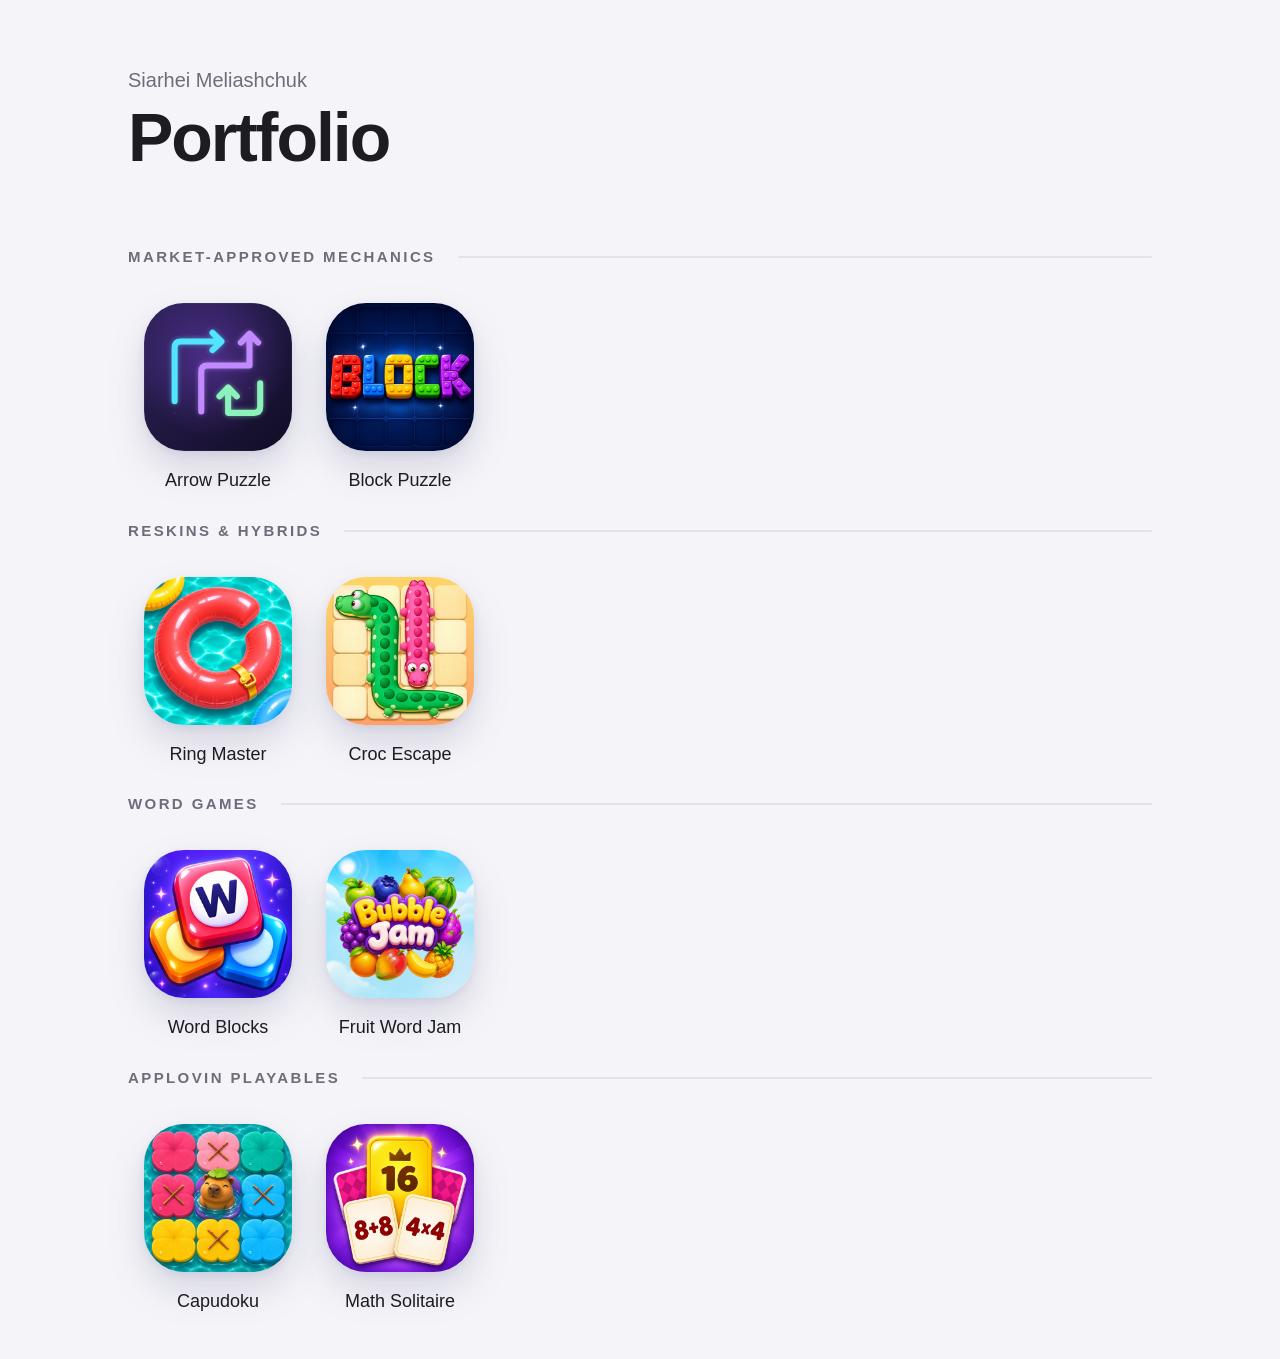
<file: index.html>
<!doctype html>
<html lang="en">
<head>
<meta charset="utf-8">
<meta name="viewport" content="width=device-width, initial-scale=1, viewport-fit=cover">
<meta name="color-scheme" content="light">
<!-- Placeholder content for now: keep out of search engines. Remove once real content is in. -->
<meta name="robots" content="noindex">
<title>Portfolio</title>
<meta name="description" content="Portfolio of Siarhei Meliashchuk.">
<style>
  :root {
    --bg: #f5f5f9;
    --surface: #ffffff;
    --ink: #1c1c22;
    --muted: #6d6d7a;
    --line: #e2e2ea;
    --accent: #5b4bdb;
    --ph: #e9e9f1;
    --shadow: 0 18px 38px rgba(56, 52, 110, .16), 0 3px 8px rgba(56, 52, 110, .08);
    --maxw: 1080px;
  }
  * { box-sizing: border-box; }
  html { scroll-behavior: smooth; }
  body {
    margin: 0; background: var(--bg); color: var(--ink);
    font: 17px/1.6 Inter, -apple-system, BlinkMacSystemFont, "SF Pro Text", "Segoe UI", Roboto, "Helvetica Neue", Arial, sans-serif;
    -webkit-font-smoothing: antialiased;
  }
  a { color: inherit; }
  .wrap { max-width: var(--maxw); margin: 0 auto; padding: 0 28px; }

  /* Header */
  header.top {
    position: sticky; top: 0; z-index: 10;
    background: color-mix(in srgb, var(--bg) 86%, transparent);
    backdrop-filter: blur(12px);
  }
  .top .wrap { display: flex; align-items: center; gap: 22px; height: 64px; }
  .brand { font-weight: 600; text-decoration: none; margin-right: auto; }
  nav { display: flex; gap: 24px; }
  nav a { text-decoration: none; color: var(--muted); font-size: 15px; font-weight: 500; }
  nav a:hover { color: var(--ink); }

  /* Hero */
  .hero { padding-top: 64px; padding-bottom: 28px; }
  .who { margin: 0 0 6px; font-size: 20px; font-weight: 500; color: var(--muted); }
  .eyebrow {
    display: inline-block; font-size: 14px; font-weight: 700; letter-spacing: .14em; text-transform: uppercase;
    color: var(--muted); margin-bottom: 16px;
  }
  h1 { font-size: clamp(40px, 6.4vw, 68px); line-height: 1.05; letter-spacing: -0.03em; margin: 0; font-weight: 700; }
  .lead { font-size: clamp(18px, 2.1vw, 21px); color: var(--muted); max-width: 640px; margin: 0 0 30px; }
  .cta { display: flex; flex-wrap: wrap; gap: 12px; }
  .btn {
    display: inline-block; padding: 12px 22px; border-radius: 999px; text-decoration: none;
    font-weight: 600; font-size: 16px; background: var(--surface);
    box-shadow: 0 1px 3px rgba(56,52,110,.14); transition: transform .15s ease;
  }
  .btn:hover { transform: translateY(-2px); }
  .btn.primary { background: var(--ink); color: #fff; }

  /* Sections: uppercase label with a thin rule */
  section { padding: 44px 0 20px; }
  h2 {
    display: flex; align-items: center; gap: 22px; margin: 0 0 34px;
    font-size: 15px; font-weight: 700; letter-spacing: .16em; text-transform: uppercase; color: var(--muted);
    white-space: nowrap;
  }
  h2::after { content: ""; flex: 1; height: 2px; border-radius: 2px; background: var(--line); }
  .sub { color: var(--muted); margin: -14px 0 30px; max-width: 640px; font-size: 16px; }

  .about { display: grid; grid-template-columns: 200px 1fr; gap: 40px; align-items: start; }
  .photo {
    aspect-ratio: 1; border-radius: 26%; background: linear-gradient(145deg, #dcdcf0, #c9c6ea);
    box-shadow: var(--shadow);
    display: grid; place-items: center; color: #6a66a0; font-size: 14px; font-weight: 500; text-align: center; padding: 12px;
  }
  .about p { margin: 0 0 14px; }
  .facts { display: grid; grid-template-columns: repeat(3, 1fr); gap: 14px; margin-top: 24px; }
  .fact { background: var(--surface); border-radius: 20px; padding: 16px 20px; box-shadow: 0 1px 3px rgba(56,52,110,.10); }
  .fact b { display: block; font-size: 28px; letter-spacing: -0.02em; }
  .fact span { color: var(--muted); font-size: 14px; }

  /* Project icons */
  .apps { display: grid; grid-template-columns: repeat(auto-fill, 180px); gap: 44px 2px; margin-bottom: 26px; }
  .app { display: flex; flex-direction: column; align-items: center; gap: 18px; text-decoration: none; text-align: center; }
  .icon {
    width: 148px; aspect-ratio: 1; border-radius: 27%; box-shadow: var(--shadow);
    display: grid; place-items: center; overflow: hidden;
    color: rgba(255,255,255,.92); font-size: 54px; font-weight: 700;
    transition: transform .2s cubic-bezier(.2,.8,.2,1);
  }
  .icon img { width: 100%; height: 100%; object-fit: cover; display: block; }
  .app:hover .icon { transform: translateY(-5px) scale(1.03); }
  .app .name { font-size: 18px; font-weight: 500; line-height: 1.3; max-width: 180px; }
  .app .note { display: block; font-size: 14px; font-weight: 400; color: var(--muted); margin-top: 2px; }
  .g1 { background: linear-gradient(145deg, #3a2a78, #1b1440); }
  .g2 { background: linear-gradient(145deg, #4f7fe6, #2b3fa6); }
  .g3 { background: linear-gradient(145deg, #45d6c8, #1f9fb0); }
  .g4 { background: linear-gradient(145deg, #ffcf7a, #f29a4b); }
  .g5 { background: linear-gradient(145deg, #7a5cf5, #3d22c9); }

  .skills { display: grid; grid-template-columns: repeat(3, 1fr); gap: 18px; }
  .skills > div { background: var(--surface); border-radius: 22px; padding: 20px 22px; box-shadow: 0 1px 3px rgba(56,52,110,.10); }
  .skills h3 { margin: 0 0 8px; font-size: 17px; font-weight: 600; }
  .skills ul { margin: 0; padding: 0; list-style: none; color: var(--muted); }
  .skills li { padding: 6px 0; }

  .contact .cta { margin-top: 4px; }
  footer { padding: 46px 0 40px; color: var(--muted); font-size: 14px; }

  .ph { border-bottom: 2px dotted #b9b3ee; }

  @media (max-width: 860px) {
    nav { display: none; }
    .wrap { padding: 0 20px; }
    .hero { padding-top: 44px; padding-bottom: 28px; }
    .about { grid-template-columns: 1fr; }
    .photo { max-width: 160px; }
    .skills, .facts { grid-template-columns: 1fr; }
    h2 { font-size: 13px; gap: 14px; margin-bottom: 26px; }
  }
  @media (max-width: 520px) {
    .apps { grid-template-columns: repeat(2, 1fr); gap: 34px 12px; }
    .icon { width: min(132px, 36vw); font-size: 44px; }
    .app .name { font-size: 16px; }
  }
  @media (prefers-reduced-motion: reduce) {
    html { scroll-behavior: auto; }
    .btn, .icon { transition: none; }
  }

  /* Game player (opens over the page) */
  body.playing { overflow: hidden; }
  a:focus-visible, button:focus-visible { outline: 3px solid #8d70ef; outline-offset: 6px; }
  dialog {
    --left: max(12px, env(safe-area-inset-left)); --right: max(12px, env(safe-area-inset-right));
    --top: max(12px, env(safe-area-inset-top)); --bottom: max(12px, env(safe-area-inset-bottom));
    --game-width: min(calc((100dvh - var(--top) - var(--bottom)) * .5625), calc(100vw - var(--left) - var(--right) - 56px), 450px);
    padding: 0; border: 0; background: transparent; color: white; max-width: none; max-height: none; overflow: visible;
    width: calc(var(--game-width) + 56px); margin: auto;
  }
  dialog[open] { display: grid; grid-template-columns: 44px minmax(0, 1fr); gap: 12px; align-items: start; }
  dialog::backdrop { background: #14101fef; backdrop-filter: blur(16px); }
  dialog h2::after { content: none; }
  .visually-hidden { position: absolute; width: 1px; height: 1px; padding: 0; margin: -1px; overflow: hidden; clip-path: inset(50%); white-space: nowrap; }
  .back-button {
    grid-column: 1; grid-row: 1; display: grid; place-items: center; width: 44px; height: 44px; padding: 0; cursor: pointer;
    border: 1px solid #ffffff24; background: #ffffff0c; border-radius: 50%; color: #e3ddec;
  }
  .back-button:hover { background: #ffffff20; }
  .game-viewport {
    grid-column: 2; grid-row: 1; position: relative; width: 100%; min-width: 0; aspect-ratio: 9 / 16;
    background: #120d2b; border-radius: 18px; overflow: hidden; box-shadow: 0 18px 70px #0006; outline: 1px solid #ffffff18;
  }
  .game-viewport iframe { position: absolute; top: 0; left: 0; display: block; width: 450px; height: 800px; border: 0; transform-origin: top left; }
</style>
</head>
<body>

<main id="top">
  <div class="wrap hero">
    <p class="who">Siarhei Meliashchuk</p>
    <h1>Portfolio</h1>
  </div>

  <section id="work">
    <div class="wrap">
      <h2>Market-approved mechanics</h2>
      <div class="apps">
        <a class="app" href="#play/neon-arrow-escape" data-game="neon-arrow-escape" data-title="Arrow Puzzle" aria-label="Play Arrow Puzzle">
          <span class="icon"><img src="assets/neon-arrow-escape.svg" alt="" width="148" height="148"></span>
          <span class="name">Arrow Puzzle</span>
        </a>
        <a class="app" href="#play/slide-hustle" data-game="slide-hustle" data-title="Block Puzzle" aria-label="Play Block Puzzle">
          <span class="icon"><img src="assets/slide-hustle.png?v=2" alt="" width="148" height="148"></span>
          <span class="name">Block Puzzle</span>
        </a>
      </div>
    </div>
    <div class="wrap">
      <h2>Reskins &amp; Hybrids</h2>
      <div class="apps">
        <a class="app" href="#play/ring-master" data-game="ring-master" data-title="Ring Master" aria-label="Play Ring Master">
          <span class="icon"><img src="assets/ring-master.png" alt="" width="148" height="148"></span>
          <span class="name">Ring Master</span>
        </a>
        <a class="app" href="#play/croc-escape" data-game="croc-escape" data-title="Croc Escape" aria-label="Play Croc Escape">
          <span class="icon"><img src="assets/croc-escape.png" alt="" width="148" height="148"></span>
          <span class="name">Croc Escape</span>
        </a>
      </div>
    </div>
    <div class="wrap">
      <h2>Word Games</h2>
      <div class="apps">
        <a class="app" href="#play/wordblock" data-game="wordblock" data-title="Word Blocks" aria-label="Play Word Blocks">
          <span class="icon"><img src="assets/wordblock.png" alt="" width="148" height="148"></span>
          <span class="name">Word Blocks</span>
        </a>
        <a class="app" href="#play/fruit-word-jam" data-game="fruit-word-jam" data-title="Fruit Word Jam" aria-label="Play Fruit Word Jam">
          <span class="icon"><img src="assets/fruit-word-jam.png" alt="" width="148" height="148"></span>
          <span class="name">Fruit Word Jam</span>
        </a>
      </div>
    </div>
    <div class="wrap">
      <h2>Applovin Playables</h2>
      <div class="apps">
        <a class="app" href="#play/capy-doku" data-game="capy-doku" data-title="Capudoku" aria-label="Play Capudoku">
          <span class="icon"><img src="assets/capy-doku.png?v=2" alt="" width="148" height="148"></span>
          <span class="name">Capudoku</span>
        </a>
        <a class="app" href="#play/math-solitaire" data-game="math-solitaire" data-title="Math Solitaire" aria-label="Play Math Solitaire">
          <span class="icon"><img src="assets/math-solitaire.png?v=2" alt="" width="148" height="148"></span>
          <span class="name">Math Solitaire</span>
        </a>
      </div>
    </div>
  </section>
</main>

<dialog id="player" aria-labelledby="player-title">
  <h2 id="player-title" class="visually-hidden"></h2>
  <div class="game-viewport" id="game-viewport"></div>
  <button id="close-player" class="back-button" type="button" aria-label="Back to portfolio" title="Back to portfolio"><svg viewBox="0 0 24 24" width="22" height="22" fill="none" stroke="currentColor" stroke-width="1.8" stroke-linecap="round" stroke-linejoin="round" aria-hidden="true"><path d="M19 12H5m7-7-7 7 7 7"/></svg></button>
</dialog>

<script>
(function () {
  var player = document.getElementById('player');
  var viewport = document.getElementById('game-viewport');
  var closeButton = document.getElementById('close-player');
  var activeId = null, returnFocus = null;
  var BUILD = '20261127e';

  // Games are designed for 450x800; scale the frame to the available width.
  function fitGame() {
    var frame = viewport.querySelector('iframe');
    if (frame && player.open) frame.style.transform = 'scale(' + viewport.getBoundingClientRect().width / 450 + ')';
  }
  new ResizeObserver(fitGame).observe(viewport);

  function closePlayer() {
    if (player.open) player.close();
    viewport.replaceChildren();
    activeId = null;
    document.body.classList.remove('playing');
    if (location.hash.indexOf('#play/') === 0) history.replaceState(null, '', location.pathname + location.search);
    if (returnFocus) returnFocus.focus();
  }

  function syncPlayer() {
    var id = location.hash.indexOf('#play/') === 0 ? location.hash.slice(6) : null;
    var link = id && document.querySelector('[data-game="' + CSS.escape(id) + '"]');
    if (!link) { if (player.open) closePlayer(); return; }
    if (activeId === id) return;
    returnFocus = link;
    document.getElementById('player-title').textContent = link.dataset.title;
    var frame = document.createElement('iframe');
    frame.title = link.dataset.title + ' — game';
    frame.src = 'games/' + id + '/?v=' + BUILD; // version stamp so browsers never show a stale cached game
    frame.allow = 'autoplay; fullscreen';
    frame.addEventListener('load', function () {
      try {
        frame.contentWindow.addEventListener('keydown', function (e) {
          if (e.key === 'Escape') { e.preventDefault(); closePlayer(); }
        });
      } catch (_) {}
    });
    viewport.replaceChildren(frame);
    activeId = id;
    document.body.classList.add('playing');
    if (!player.open) player.showModal();
    fitGame();
    closeButton.focus();
  }

  document.addEventListener('click', function (e) {
    var link = e.target.closest('[data-game]');
    if (!link || e.ctrlKey || e.metaKey || e.shiftKey || e.altKey) return;
    e.preventDefault();
    var hash = '#play/' + link.dataset.game;
    if (location.hash === hash) syncPlayer(); else location.hash = hash;
  });
  closeButton.addEventListener('click', closePlayer);
  player.addEventListener('cancel', function (e) { e.preventDefault(); closePlayer(); });
  player.addEventListener('click', function (e) {
    if (e.target !== player) return;
    var r = player.getBoundingClientRect();
    if (e.clientX < r.left || e.clientX > r.right || e.clientY < r.top || e.clientY > r.bottom) closePlayer();
  });
  window.addEventListener('hashchange', syncPlayer);
  syncPlayer();
})();
</script>

</body>
</html>
</file>
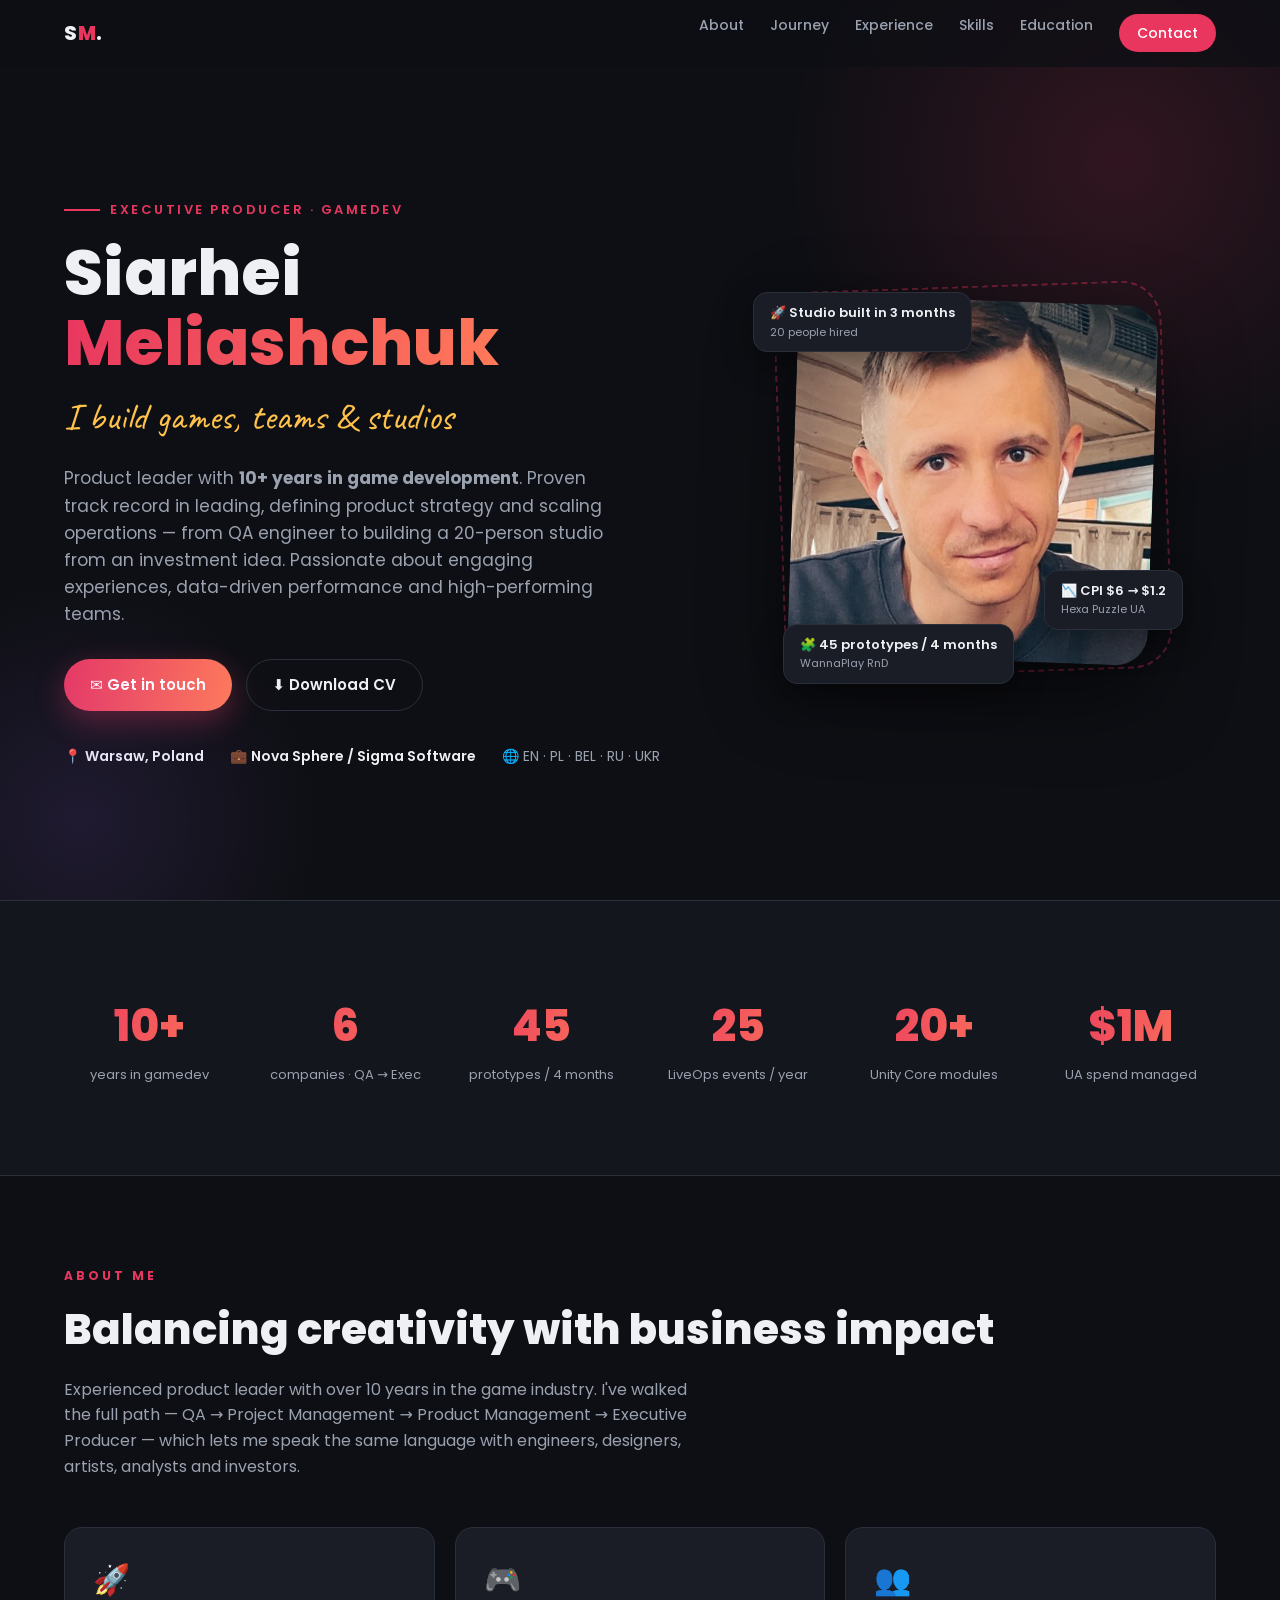
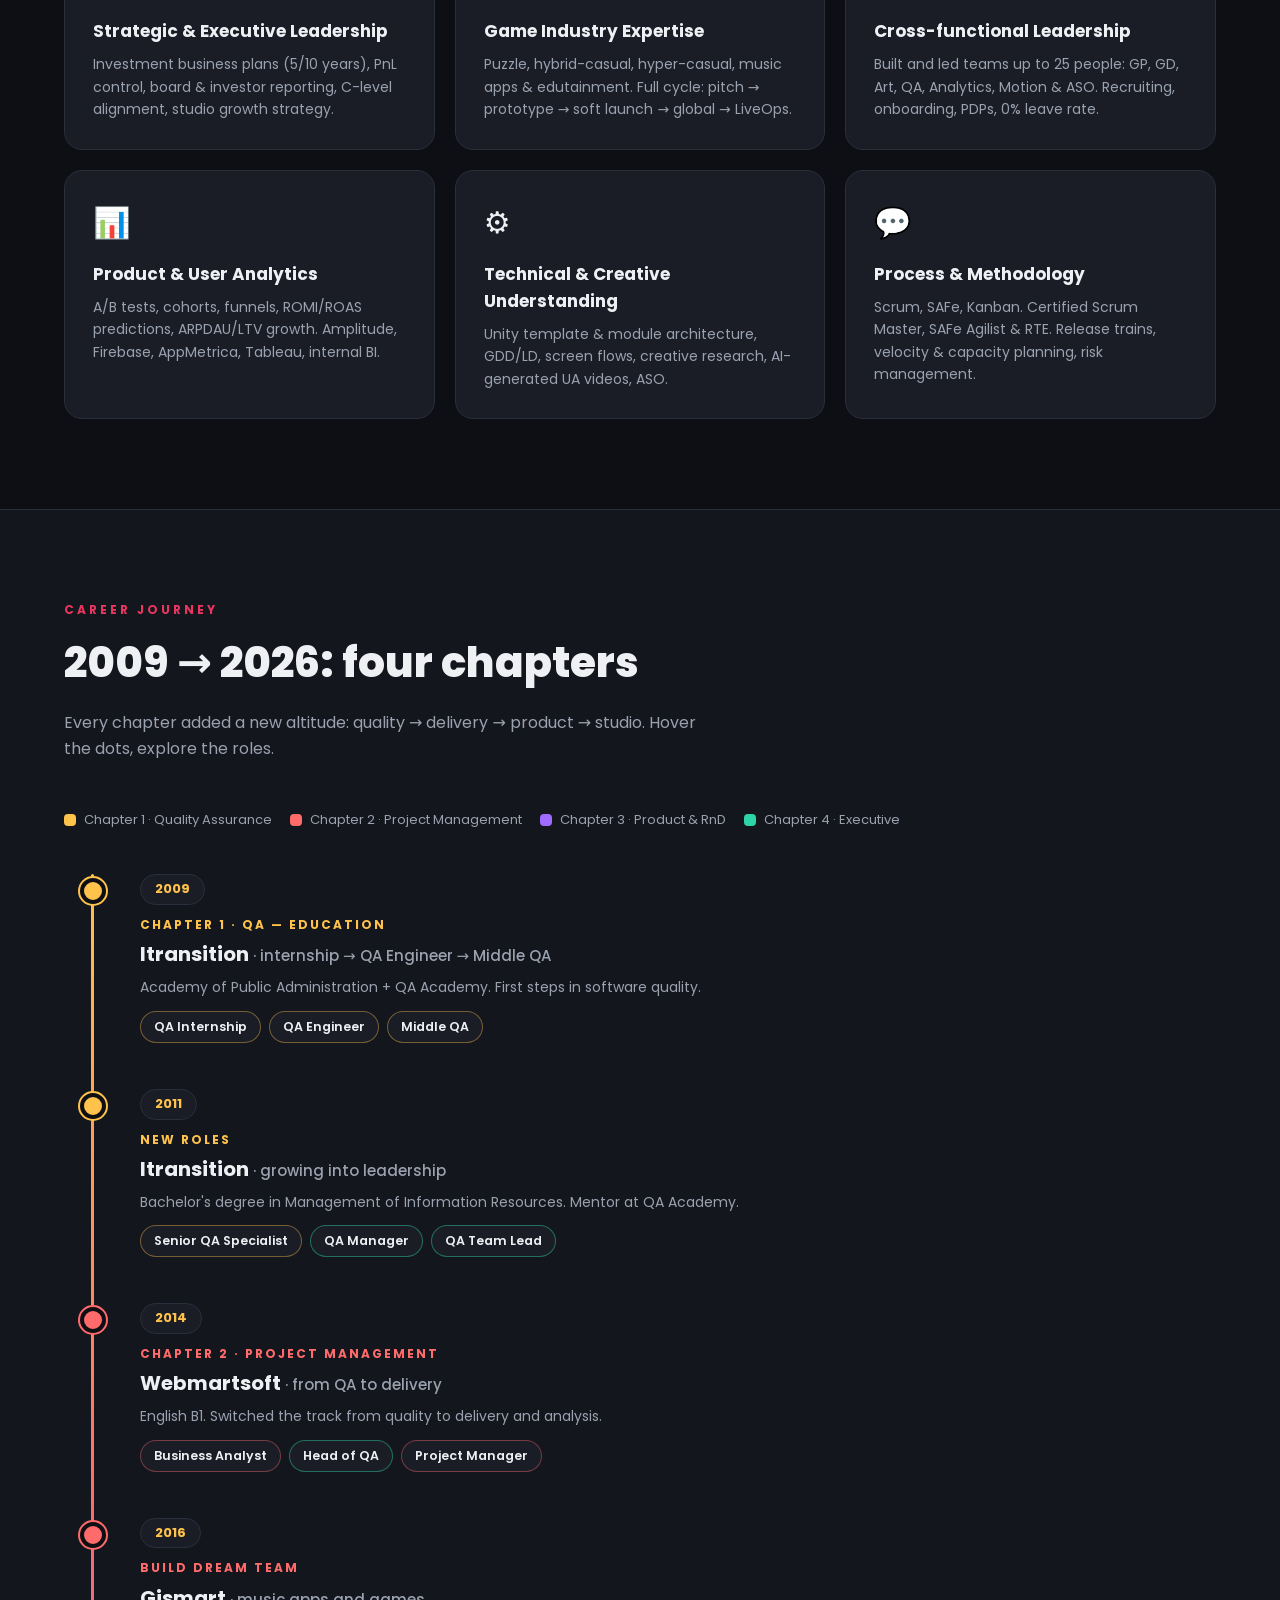
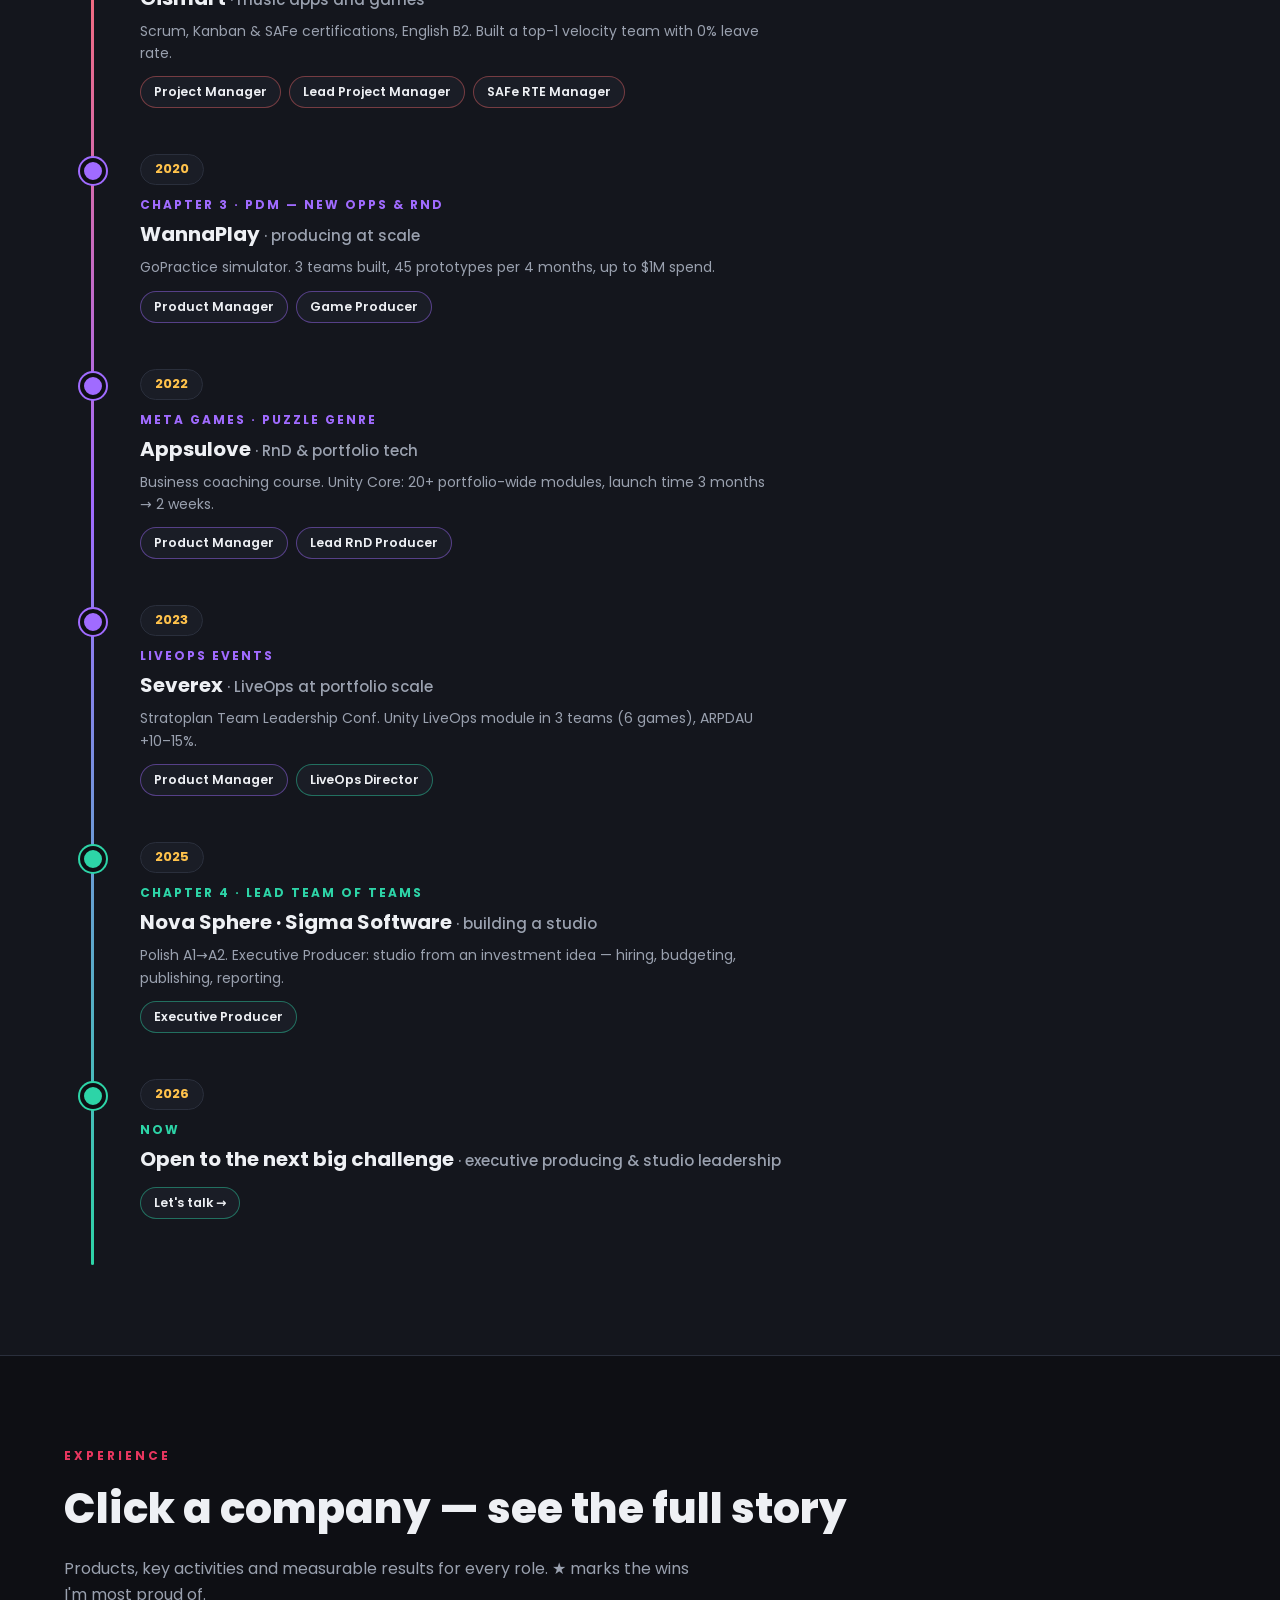
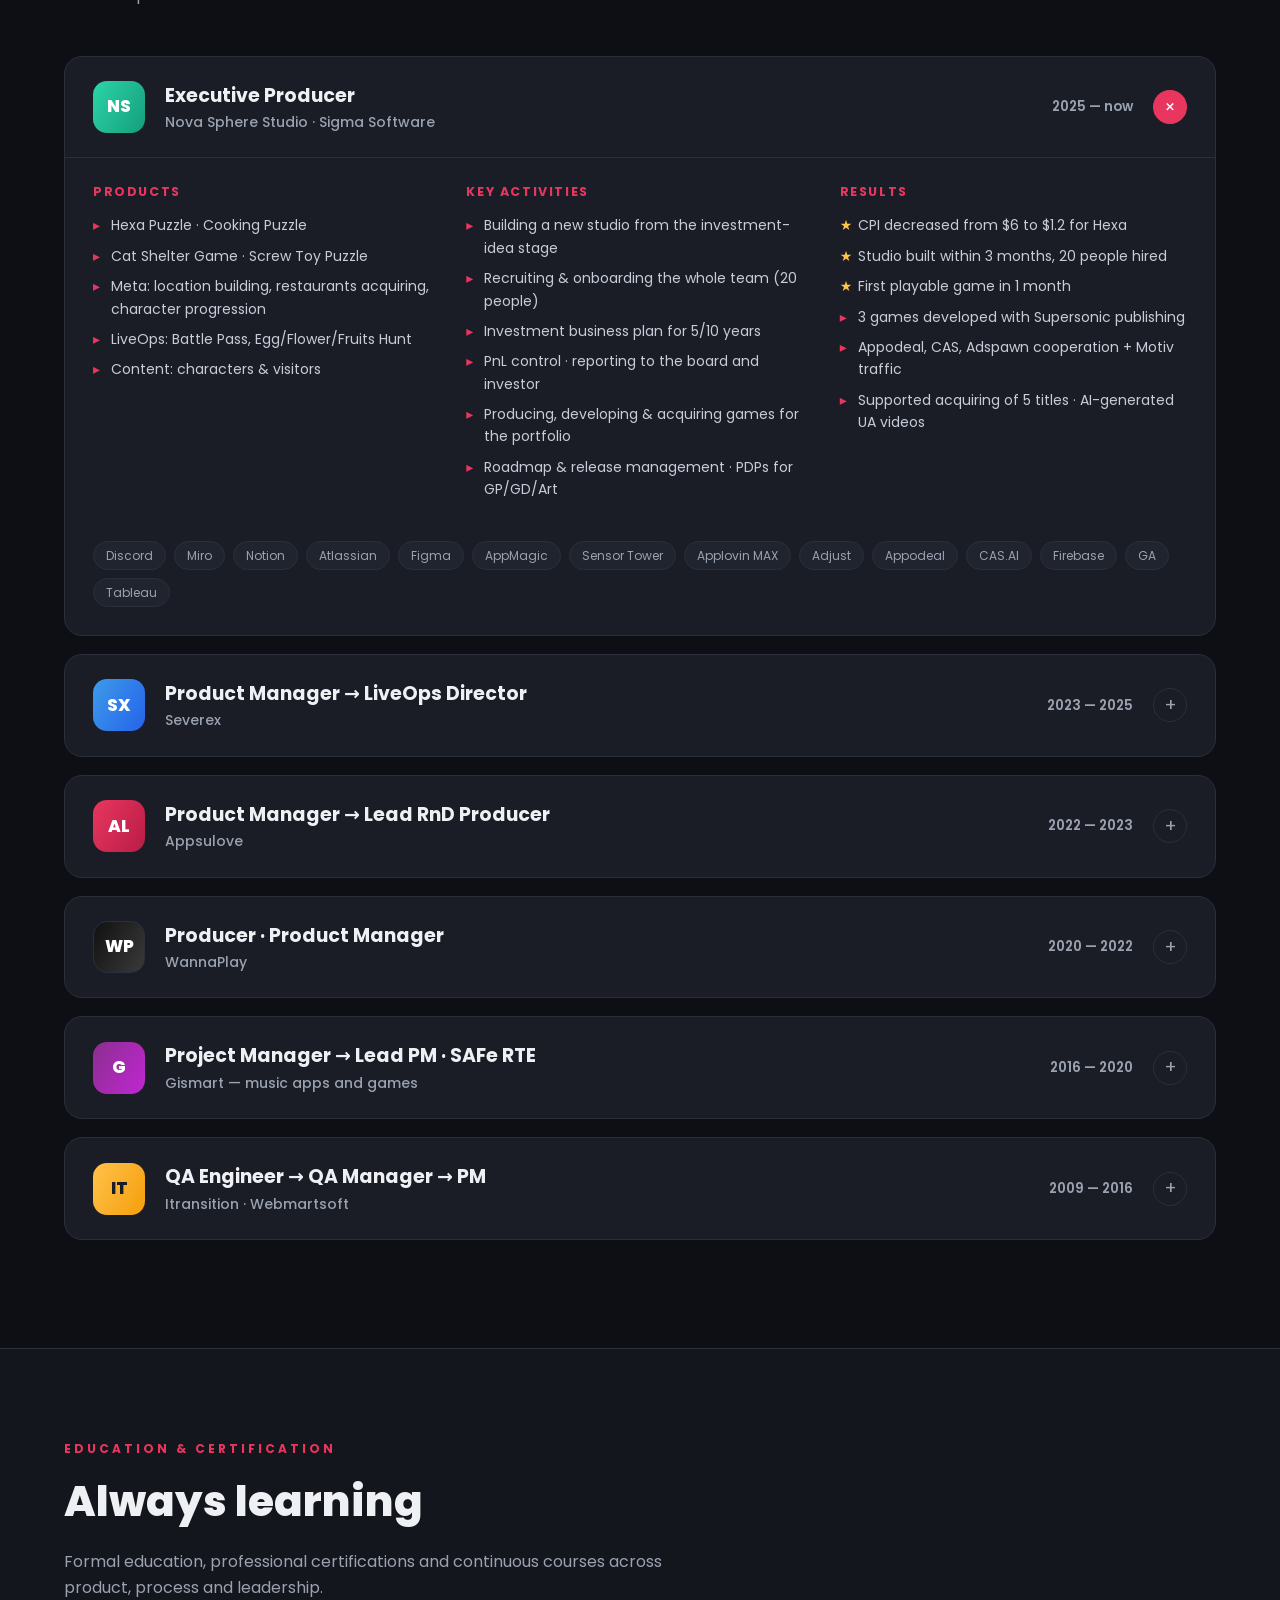
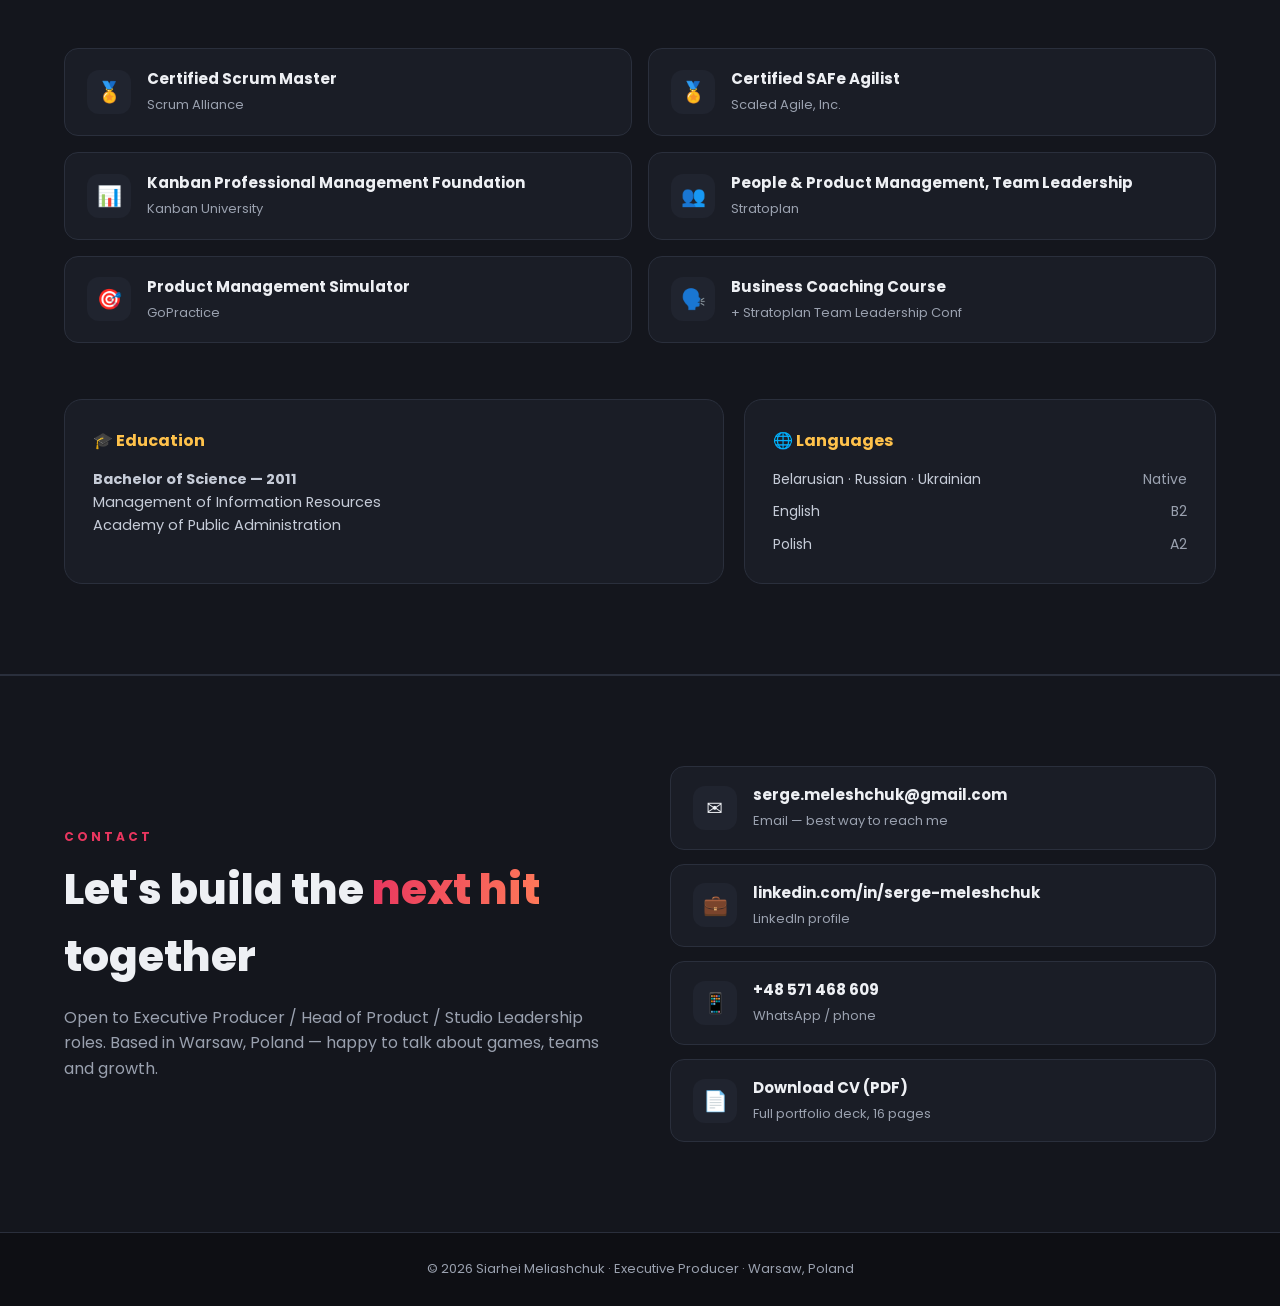
<file: v1/index.html>
<!DOCTYPE html>
<html lang="en">
<head>
<meta charset="UTF-8">
<meta name="viewport" content="width=device-width, initial-scale=1.0">
<title>Siarhei Meliashchuk — Executive Producer · Game Product Leader</title>
<meta name="description" content="Executive Producer with 10+ years in gamedev. Building studios, leading puzzle & hybrid-casual products, LiveOps, RnD prototyping. Warsaw, Poland.">
<link rel="preconnect" href="https://fonts.googleapis.com">
<link rel="preconnect" href="https://fonts.gstatic.com" crossorigin>
<link href="https://fonts.googleapis.com/css2?family=Poppins:wght@400;500;600;700;800&family=Caveat:wght@700&display=swap" rel="stylesheet">
<style>
:root{
  --bg:#0e0f14; --bg2:#14161d; --card:#1a1d26; --card2:#20242f;
  --text:#eef0f4; --muted:#9aa1af; --line:#2a2f3c;
  --accent:#e8365f; --accent2:#ff7a59; --gold:#ffc24b;
  --qa:#ffc24b; --pm:#ff6b6b; --pdm:#a06bff; --exec:#2dd4a7;
  --r:18px;
}
*{margin:0;padding:0;box-sizing:border-box}
html{scroll-behavior:smooth}
body{background:var(--bg);color:var(--text);font-family:'Poppins',system-ui,-apple-system,sans-serif;line-height:1.6;overflow-x:hidden}
::selection{background:var(--accent);color:#fff}

/* ---------- NAV ---------- */
nav{position:fixed;top:0;left:0;right:0;z-index:100;display:flex;align-items:center;justify-content:space-between;
  padding:14px 5vw;background:rgba(14,15,20,.75);backdrop-filter:blur(14px);border-bottom:1px solid transparent;transition:border-color .3s}
nav.scrolled{border-bottom-color:var(--line)}
.logo{font-weight:800;font-size:20px;letter-spacing:.5px;text-decoration:none;color:var(--text)}
.logo span{color:var(--accent)}
.nav-links{display:flex;gap:26px}
.nav-links a{color:var(--muted);text-decoration:none;font-size:14px;font-weight:500;transition:color .2s}
.nav-links a:hover{color:var(--text)}
.nav-cta{background:var(--accent);color:#fff!important;padding:8px 18px;border-radius:99px;font-weight:600}
.nav-cta:hover{filter:brightness(1.1)}
.burger{display:none;background:none;border:none;color:var(--text);font-size:26px;cursor:pointer}

/* ---------- HERO ---------- */
.hero{position:relative;min-height:100svh;display:flex;align-items:center;padding:120px 5vw 60px;overflow:hidden}
.hero::before{content:'';position:absolute;width:720px;height:720px;border-radius:50%;right:-200px;top:-200px;
  background:radial-gradient(circle,rgba(232,54,95,.16),transparent 65%);pointer-events:none}
.hero::after{content:'';position:absolute;width:520px;height:520px;border-radius:50%;left:-180px;bottom:-180px;
  background:radial-gradient(circle,rgba(160,107,255,.12),transparent 65%);pointer-events:none}
.hero-grid{display:grid;grid-template-columns:1.25fr 1fr;gap:60px;align-items:center;max-width:1200px;margin:0 auto;width:100%}
.kicker{display:inline-flex;align-items:center;gap:10px;font-size:13px;font-weight:600;letter-spacing:2.5px;text-transform:uppercase;color:var(--accent);margin-bottom:18px}
.kicker::before{content:'';width:36px;height:2px;background:var(--accent)}
h1{font-size:clamp(38px,5.2vw,64px);font-weight:800;line-height:1.08;margin-bottom:10px}
h1 .accent{background:linear-gradient(100deg,var(--accent),var(--accent2));-webkit-background-clip:text;background-clip:text;color:transparent}
.hero-role{font-family:'Caveat',cursive;font-size:clamp(26px,3vw,38px);color:var(--gold);margin-bottom:18px}
.hero p.lead{color:var(--muted);font-size:17px;max-width:560px;margin-bottom:30px}
.hero-btns{display:flex;gap:14px;flex-wrap:wrap;margin-bottom:34px}
.btn{display:inline-flex;align-items:center;gap:9px;padding:13px 26px;border-radius:99px;font-weight:600;font-size:15px;text-decoration:none;transition:transform .2s,box-shadow .2s,filter .2s;border:none;cursor:pointer}
.btn:hover{transform:translateY(-2px)}
.btn-primary{background:linear-gradient(100deg,var(--accent),var(--accent2));color:#fff;box-shadow:0 10px 30px rgba(232,54,95,.35)}
.btn-ghost{background:transparent;color:var(--text);border:1.5px solid var(--line)}
.btn-ghost:hover{border-color:var(--accent);color:var(--accent)}
.hero-meta{display:flex;gap:26px;flex-wrap:wrap;color:var(--muted);font-size:14px}
.hero-meta b{color:var(--text);font-weight:600}
.hero-photo{position:relative;justify-self:center}
.hero-photo .frame{width:min(360px,72vw);aspect-ratio:1/1;border-radius:32px;overflow:hidden;position:relative;
  box-shadow:0 30px 80px rgba(0,0,0,.55);transform:rotate(2deg);transition:transform .4s}
.hero-photo:hover .frame{transform:rotate(0deg) scale(1.02)}
.hero-photo .frame img{width:100%;height:100%;object-fit:cover;object-position:center 20%}
.hero-photo::before{content:'';position:absolute;inset:-14px;border-radius:40px;border:2px dashed rgba(232,54,95,.4);transform:rotate(-2deg);pointer-events:none}
.badge-float{position:absolute;background:var(--card);border:1px solid var(--line);border-radius:14px;padding:10px 16px;font-size:13px;font-weight:600;box-shadow:0 12px 30px rgba(0,0,0,.4);white-space:nowrap;animation:float 5s ease-in-out infinite}
.badge-float small{display:block;font-weight:400;color:var(--muted);font-size:11px}
.bf1{top:-8px;left:-40px;animation-delay:0s}
.bf2{bottom:30px;right:-30px;animation-delay:1.6s}
.bf3{bottom:-24px;left:-10px;animation-delay:3.1s}
@keyframes float{0%,100%{transform:translateY(0)}50%{transform:translateY(-9px)}}

/* ---------- SECTIONS ---------- */
section{padding:90px 5vw;position:relative}
.wrap{max-width:1200px;margin:0 auto}
.sec-kicker{font-size:12px;font-weight:700;letter-spacing:3px;text-transform:uppercase;color:var(--accent);margin-bottom:10px}
h2{font-size:clamp(28px,3.6vw,42px);font-weight:800;margin-bottom:14px}
.sec-sub{color:var(--muted);max-width:640px;margin-bottom:48px}

/* ---------- STATS ---------- */
.stats{background:var(--bg2);border-top:1px solid var(--line);border-bottom:1px solid var(--line)}
.stats-grid{display:grid;grid-template-columns:repeat(6,1fr);gap:26px;max-width:1200px;margin:0 auto}
.stat{text-align:center}
.stat .num{font-size:clamp(30px,3.4vw,44px);font-weight:800;background:linear-gradient(100deg,var(--accent),var(--accent2));-webkit-background-clip:text;background-clip:text;color:transparent}
.stat .lbl{color:var(--muted);font-size:13px;margin-top:4px}

/* ---------- TIMELINE ---------- */
.tl-legend{display:flex;gap:18px;flex-wrap:wrap;margin-bottom:44px}
.tl-legend span{display:inline-flex;align-items:center;gap:8px;font-size:13px;color:var(--muted)}
.tl-legend i{width:12px;height:12px;border-radius:4px;display:inline-block}
.timeline{position:relative;margin-left:8px}
.timeline::before{content:'';position:absolute;left:19px;top:0;bottom:0;width:3px;border-radius:3px;
  background:linear-gradient(180deg,var(--qa),var(--pm) 32%,var(--pdm) 62%,var(--exec))}
.tl-item{position:relative;padding:0 0 46px 68px;opacity:0;transform:translateY(28px);transition:opacity .6s,transform .6s}
.tl-item.visible{opacity:1;transform:none}
.tl-dot{position:absolute;left:8px;top:4px;width:26px;height:26px;border-radius:50%;border:4px solid var(--bg);
  box-shadow:0 0 0 2px currentColor;background:currentColor;cursor:pointer;transition:transform .25s}
.tl-item:hover .tl-dot{transform:scale(1.25)}
.tl-year{display:inline-block;font-size:13px;font-weight:700;padding:4px 14px;border-radius:99px;background:var(--card);border:1px solid var(--line);margin-bottom:10px;color:var(--gold)}
.tl-chapter{font-size:12px;font-weight:700;letter-spacing:2px;text-transform:uppercase;margin-bottom:4px}
.tl-title{font-size:20px;font-weight:700}
.tl-title small{color:var(--muted);font-weight:500;font-size:15px}
.tl-extra{color:var(--muted);font-size:14px;margin-top:6px;max-width:640px}
.tl-roles{display:flex;gap:8px;flex-wrap:wrap;margin-top:12px}
.role-pill{font-size:12.5px;font-weight:600;padding:5px 13px;border-radius:99px;background:var(--card);border:1px solid var(--line);transition:border-color .2s,transform .2s}
.role-pill:hover{transform:translateY(-2px)}
.c-qa{color:var(--qa)} .c-pm{color:var(--pm)} .c-pdm{color:var(--pdm)} .c-exec{color:var(--exec)}
.p-qa{border-color:rgba(255,194,75,.4)} .p-pm{border-color:rgba(255,107,107,.4)} .p-pdm{border-color:rgba(160,107,255,.45)} .p-exec{border-color:rgba(45,212,167,.45)}

/* ---------- EXPERIENCE ---------- */
.exp-card{background:var(--card);border:1px solid var(--line);border-radius:var(--r);margin-bottom:18px;overflow:hidden;
  opacity:0;transform:translateY(28px);transition:opacity .6s,transform .6s,border-color .3s}
.exp-card.visible{opacity:1;transform:none}
.exp-card:hover{border-color:rgba(232,54,95,.45)}
.exp-head{display:grid;grid-template-columns:auto 1fr auto auto;gap:20px;align-items:center;padding:24px 28px;cursor:pointer;user-select:none}
.exp-logo{width:52px;height:52px;border-radius:14px;display:flex;align-items:center;justify-content:center;font-weight:800;font-size:17px;color:#fff;flex-shrink:0}
.exp-head h3{font-size:19px;font-weight:700}
.exp-head .co{color:var(--muted);font-size:14px;font-weight:500}
.exp-dates{font-size:13.5px;color:var(--muted);font-weight:600;white-space:nowrap}
.exp-toggle{width:34px;height:34px;border-radius:50%;border:1.5px solid var(--line);display:flex;align-items:center;justify-content:center;
  font-size:18px;color:var(--muted);transition:transform .35s,background .3s,color .3s;flex-shrink:0}
.exp-card.open .exp-toggle{transform:rotate(45deg);background:var(--accent);border-color:var(--accent);color:#fff}
.exp-body{max-height:0;overflow:hidden;transition:max-height .5s ease}
.exp-inner{padding:0 28px 28px;display:grid;grid-template-columns:repeat(3,1fr);gap:26px;border-top:1px solid var(--line);padding-top:24px}
.exp-col h4{font-size:12.5px;font-weight:700;letter-spacing:1.6px;text-transform:uppercase;color:var(--accent);margin-bottom:12px}
.exp-col ul{list-style:none}
.exp-col li{position:relative;padding-left:18px;font-size:14px;color:#c6ccd8;margin-bottom:8px}
.exp-col li::before{content:'▸';position:absolute;left:0;color:var(--accent)}
.exp-col li.win::before{content:'★';color:var(--gold)}
.exp-tools{grid-column:1/-1;display:flex;gap:8px;flex-wrap:wrap;padding-top:6px}
.tool-chip{font-size:12px;padding:4px 12px;border-radius:99px;background:var(--card2);border:1px solid var(--line);color:var(--muted)}

/* ---------- SKILLS ---------- */
.skills-grid{display:grid;grid-template-columns:repeat(3,1fr);gap:20px}
.skill-card{background:var(--card);border:1px solid var(--line);border-radius:var(--r);padding:28px;transition:transform .3s,border-color .3s;
  opacity:0;transform:translateY(28px)}
.skill-card.visible{opacity:1;transform:none;transition:opacity .6s,transform .6s,border-color .3s}
.skill-card:hover{transform:translateY(-6px);border-color:rgba(232,54,95,.45)}
.skill-icon{font-size:30px;margin-bottom:14px}
.skill-card h3{font-size:17px;font-weight:700;margin-bottom:8px}
.skill-card p{color:var(--muted);font-size:14px}

/* ---------- CERTS ---------- */
.certs-grid{display:grid;grid-template-columns:repeat(2,1fr);gap:16px;margin-bottom:56px}
.cert{display:flex;gap:16px;align-items:center;background:var(--card);border:1px solid var(--line);border-radius:14px;padding:18px 22px;transition:border-color .3s}
.cert:hover{border-color:rgba(255,194,75,.5)}
.cert .ci{width:44px;height:44px;border-radius:12px;background:var(--card2);display:flex;align-items:center;justify-content:center;font-size:20px;flex-shrink:0}
.cert b{font-size:15px;display:block}
.cert span{color:var(--muted);font-size:13px}
.edu-lang{display:grid;grid-template-columns:1.4fr 1fr;gap:20px}
.edu-box{background:var(--card);border:1px solid var(--line);border-radius:var(--r);padding:28px}
.edu-box h3{font-size:16px;font-weight:700;margin-bottom:14px;color:var(--gold)}
.edu-box p{color:#c6ccd8;font-size:14.5px}
.edu-box .langs{display:flex;flex-direction:column;gap:10px}
.lang-row{display:flex;justify-content:space-between;font-size:14px;color:#c6ccd8}
.lang-row span:last-child{color:var(--muted)}

/* ---------- CONTACT ---------- */
.contact{background:var(--bg2);border-top:1px solid var(--line)}
.contact-grid{display:grid;grid-template-columns:1fr 1fr;gap:60px;align-items:center}
.contact h2 .accent{background:linear-gradient(100deg,var(--accent),var(--accent2));-webkit-background-clip:text;background-clip:text;color:transparent}
.contact-links{display:flex;flex-direction:column;gap:14px}
.contact-link{display:flex;align-items:center;gap:16px;background:var(--card);border:1px solid var(--line);border-radius:14px;padding:16px 22px;text-decoration:none;color:var(--text);transition:transform .25s,border-color .25s}
.contact-link:hover{transform:translateX(6px);border-color:var(--accent)}
.contact-link .ci{width:44px;height:44px;border-radius:12px;display:flex;align-items:center;justify-content:center;font-size:20px;background:var(--card2);flex-shrink:0}
.contact-link b{display:block;font-size:15px}
.contact-link span{color:var(--muted);font-size:13px}
footer{padding:26px 5vw;text-align:center;color:var(--muted);font-size:13px;border-top:1px solid var(--line)}

/* ---------- RESPONSIVE ---------- */
@media(max-width:980px){
  .hero-grid{grid-template-columns:1fr;gap:70px}
  .hero-photo{order:-1}
  .stats-grid{grid-template-columns:repeat(3,1fr);gap:30px}
  .exp-inner{grid-template-columns:1fr}
  .skills-grid{grid-template-columns:repeat(2,1fr)}
  .certs-grid{grid-template-columns:1fr}
  .edu-lang{grid-template-columns:1fr}
  .contact-grid{grid-template-columns:1fr;gap:40px}
  .bf1{left:-6px}.bf2{right:-6px}
}
@media(max-width:640px){
  .nav-links{position:fixed;top:60px;right:0;background:var(--bg2);flex-direction:column;padding:24px;gap:18px;border:1px solid var(--line);border-radius:0 0 0 18px;transform:translateX(110%);transition:transform .3s}
  .nav-links.open{transform:none}
  .burger{display:block}
  .stats-grid{grid-template-columns:repeat(2,1fr)}
  .skills-grid{grid-template-columns:1fr}
  .exp-head{grid-template-columns:auto 1fr auto;gap:14px;padding:20px}
  .exp-dates{display:none}
  .exp-inner{padding:0 20px 22px;padding-top:20px}
  section{padding:70px 6vw}
}
</style>
</head>
<body>

<nav id="nav">
  <a class="logo" href="#top">S<span>M</span>.</a>
  <button class="burger" id="burger">☰</button>
  <div class="nav-links" id="navLinks">
    <a href="#about">About</a>
    <a href="#journey">Journey</a>
    <a href="#experience">Experience</a>
    <a href="#skills">Skills</a>
    <a href="#education">Education</a>
    <a class="nav-cta" href="#contact">Contact</a>
  </div>
</nav>

<!-- HERO -->
<header class="hero" id="top">
  <div class="hero-grid">
    <div>
      <div class="kicker">Executive Producer · Gamedev</div>
      <h1>Siarhei<br><span class="accent">Meliashchuk</span></h1>
      <div class="hero-role">I build games, teams &amp; studios</div>
      <p class="lead">Product leader with <b>10+ years in game development</b>. Proven track record in leading, defining product strategy and scaling operations — from QA engineer to building a 20-person studio from an investment idea. Passionate about engaging experiences, data-driven performance and high-performing teams.</p>
      <div class="hero-btns">
        <a class="btn btn-primary" href="mailto:serge.meleshchuk@gmail.com">✉ Get in touch</a>
        <a class="btn btn-ghost" href="cvdoc" download="Siarhei_Meliashchuk_CV.pdf">⬇ Download CV</a>
      </div>
      <div class="hero-meta">
        <div>📍 <b>Warsaw, Poland</b></div>
        <div>💼 <b>Nova Sphere / Sigma Software</b></div>
        <div>🌐 EN · PL · BEL · RU · UKR</div>
      </div>
    </div>
    <div class="hero-photo">
      <div class="frame"><img src="photo.jpg" alt="Siarhei Meliashchuk"></div>
      <div class="badge-float bf1">🚀 Studio built in 3 months<small>20 people hired</small></div>
      <div class="badge-float bf2">📉 CPI $6 → $1.2<small>Hexa Puzzle UA</small></div>
      <div class="badge-float bf3">🧩 45 prototypes / 4 months<small>WannaPlay RnD</small></div>
    </div>
  </div>
</header>

<!-- STATS -->
<section class="stats">
  <div class="stats-grid">
    <div class="stat"><div class="num" data-count="10" data-suffix="+">0</div><div class="lbl">years in gamedev</div></div>
    <div class="stat"><div class="num" data-count="6">0</div><div class="lbl">companies · QA → Exec</div></div>
    <div class="stat"><div class="num" data-count="45">0</div><div class="lbl">prototypes / 4 months</div></div>
    <div class="stat"><div class="num" data-count="25">0</div><div class="lbl">LiveOps events / year</div></div>
    <div class="stat"><div class="num" data-count="20" data-suffix="+">0</div><div class="lbl">Unity Core modules</div></div>
    <div class="stat"><div class="num" data-count="1" data-prefix="$" data-suffix="M">0</div><div class="lbl">UA spend managed</div></div>
  </div>
</section>

<!-- ABOUT -->
<section id="about">
  <div class="wrap">
    <div class="sec-kicker">About me</div>
    <h2>Balancing creativity with business impact</h2>
    <p class="sec-sub">Experienced product leader with over 10 years in the game industry. I've walked the full path — QA → Project Management → Product Management → Executive Producer — which lets me speak the same language with engineers, designers, artists, analysts and investors.</p>
    <div class="skills-grid">
      <div class="skill-card"><div class="skill-icon">🚀</div><h3>Strategic &amp; Executive Leadership</h3><p>Investment business plans (5/10 years), PnL control, board &amp; investor reporting, C-level alignment, studio growth strategy.</p></div>
      <div class="skill-card"><div class="skill-icon">🎮</div><h3>Game Industry Expertise</h3><p>Puzzle, hybrid-casual, hyper-casual, music apps &amp; edutainment. Full cycle: pitch → prototype → soft launch → global → LiveOps.</p></div>
      <div class="skill-card"><div class="skill-icon">👥</div><h3>Cross-functional Leadership</h3><p>Built and led teams up to 25 people: GP, GD, Art, QA, Analytics, Motion &amp; ASO. Recruiting, onboarding, PDPs, 0% leave rate.</p></div>
      <div class="skill-card"><div class="skill-icon">📊</div><h3>Product &amp; User Analytics</h3><p>A/B tests, cohorts, funnels, ROMI/ROAS predictions, ARPDAU/LTV growth. Amplitude, Firebase, AppMetrica, Tableau, internal BI.</p></div>
      <div class="skill-card"><div class="skill-icon">⚙️</div><h3>Technical &amp; Creative Understanding</h3><p>Unity template &amp; module architecture, GDD/LD, screen flows, creative research, AI-generated UA videos, ASO.</p></div>
      <div class="skill-card"><div class="skill-icon">💬</div><h3>Process &amp; Methodology</h3><p>Scrum, SAFe, Kanban. Certified Scrum Master, SAFe Agilist &amp; RTE. Release trains, velocity &amp; capacity planning, risk management.</p></div>
    </div>
  </div>
</section>

<!-- JOURNEY / TIMELINE -->
<section id="journey" style="background:var(--bg2);border-top:1px solid var(--line);border-bottom:1px solid var(--line)">
  <div class="wrap">
    <div class="sec-kicker">Career journey</div>
    <h2>2009 → 2026: four chapters</h2>
    <p class="sec-sub">Every chapter added a new altitude: quality → delivery → product → studio. Hover the dots, explore the roles.</p>
    <div class="tl-legend">
      <span><i style="background:var(--qa)"></i> Chapter 1 · Quality Assurance</span>
      <span><i style="background:var(--pm)"></i> Chapter 2 · Project Management</span>
      <span><i style="background:var(--pdm)"></i> Chapter 3 · Product &amp; RnD</span>
      <span><i style="background:var(--exec)"></i> Chapter 4 · Executive</span>
    </div>

    <div class="timeline">
      <div class="tl-item"><div class="tl-dot c-qa"></div>
        <div class="tl-year">2009</div>
        <div class="tl-chapter c-qa">Chapter 1 · QA — Education</div>
        <div class="tl-title">Itransition <small>· internship → QA Engineer → Middle QA</small></div>
        <div class="tl-extra">Academy of Public Administration + QA Academy. First steps in software quality.</div>
        <div class="tl-roles"><span class="role-pill p-qa">QA Internship</span><span class="role-pill p-qa">QA Engineer</span><span class="role-pill p-qa">Middle QA</span></div>
      </div>
      <div class="tl-item"><div class="tl-dot c-qa"></div>
        <div class="tl-year">2011</div>
        <div class="tl-chapter c-qa">New roles</div>
        <div class="tl-title">Itransition <small>· growing into leadership</small></div>
        <div class="tl-extra">Bachelor's degree in Management of Information Resources. Mentor at QA Academy.</div>
        <div class="tl-roles"><span class="role-pill p-qa">Senior QA Specialist</span><span class="role-pill p-exec">QA Manager</span><span class="role-pill p-exec">QA Team Lead</span></div>
      </div>
      <div class="tl-item"><div class="tl-dot c-pm"></div>
        <div class="tl-year">2014</div>
        <div class="tl-chapter c-pm">Chapter 2 · Project Management</div>
        <div class="tl-title">Webmartsoft <small>· from QA to delivery</small></div>
        <div class="tl-extra">English B1. Switched the track from quality to delivery and analysis.</div>
        <div class="tl-roles"><span class="role-pill p-pm">Business Analyst</span><span class="role-pill p-exec">Head of QA</span><span class="role-pill p-pm">Project Manager</span></div>
      </div>
      <div class="tl-item"><div class="tl-dot c-pm"></div>
        <div class="tl-year">2016</div>
        <div class="tl-chapter c-pm">Build dream team</div>
        <div class="tl-title">Gismart <small>· music apps and games</small></div>
        <div class="tl-extra">Scrum, Kanban &amp; SAFe certifications, English B2. Built a top-1 velocity team with 0% leave rate.</div>
        <div class="tl-roles"><span class="role-pill p-pm">Project Manager</span><span class="role-pill p-pm">Lead Project Manager</span><span class="role-pill p-pm">SAFe RTE Manager</span></div>
      </div>
      <div class="tl-item"><div class="tl-dot c-pdm"></div>
        <div class="tl-year">2020</div>
        <div class="tl-chapter c-pdm">Chapter 3 · PDM — new opps &amp; RnD</div>
        <div class="tl-title">WannaPlay <small>· producing at scale</small></div>
        <div class="tl-extra">GoPractice simulator. 3 teams built, 45 prototypes per 4 months, up to $1M spend.</div>
        <div class="tl-roles"><span class="role-pill p-pdm">Product Manager</span><span class="role-pill p-pdm">Game Producer</span></div>
      </div>
      <div class="tl-item"><div class="tl-dot c-pdm"></div>
        <div class="tl-year">2022</div>
        <div class="tl-chapter c-pdm">Meta games · puzzle genre</div>
        <div class="tl-title">Appsulove <small>· RnD &amp; portfolio tech</small></div>
        <div class="tl-extra">Business coaching course. Unity Core: 20+ portfolio-wide modules, launch time 3 months → 2 weeks.</div>
        <div class="tl-roles"><span class="role-pill p-pdm">Product Manager</span><span class="role-pill p-pdm">Lead RnD Producer</span></div>
      </div>
      <div class="tl-item"><div class="tl-dot c-pdm"></div>
        <div class="tl-year">2023</div>
        <div class="tl-chapter c-pdm">LiveOps events</div>
        <div class="tl-title">Severex <small>· LiveOps at portfolio scale</small></div>
        <div class="tl-extra">Stratoplan Team Leadership Conf. Unity LiveOps module in 3 teams (6 games), ARPDAU +10–15%.</div>
        <div class="tl-roles"><span class="role-pill p-pdm">Product Manager</span><span class="role-pill p-exec">LiveOps Director</span></div>
      </div>
      <div class="tl-item"><div class="tl-dot c-exec"></div>
        <div class="tl-year">2025</div>
        <div class="tl-chapter c-exec">Chapter 4 · Lead team of teams</div>
        <div class="tl-title">Nova Sphere · Sigma Software <small>· building a studio</small></div>
        <div class="tl-extra">Polish A1→A2. Executive Producer: studio from an investment idea — hiring, budgeting, publishing, reporting.</div>
        <div class="tl-roles"><span class="role-pill p-exec">Executive Producer</span></div>
      </div>
      <div class="tl-item"><div class="tl-dot c-exec"></div>
        <div class="tl-year">2026</div>
        <div class="tl-chapter c-exec">Now</div>
        <div class="tl-title">Open to the next big challenge <small>· executive producing &amp; studio leadership</small></div>
        <div class="tl-roles"><span class="role-pill p-exec">Let's talk →</span></div>
      </div>
    </div>
  </div>
</section>

<!-- EXPERIENCE -->
<section id="experience">
  <div class="wrap">
    <div class="sec-kicker">Experience</div>
    <h2>Click a company — see the full story</h2>
    <p class="sec-sub">Products, key activities and measurable results for every role. ★ marks the wins I'm most proud of.</p>

    <!-- NOVA SPHERE -->
    <div class="exp-card open">
      <div class="exp-head" role="button" tabindex="0">
        <div class="exp-logo" style="background:linear-gradient(120deg,#2dd4a7,#149e7d)">NS</div>
        <div><h3>Executive Producer</h3><div class="co">Nova Sphere Studio · Sigma Software</div></div>
        <div class="exp-dates">2025 — now</div>
        <div class="exp-toggle">+</div>
      </div>
      <div class="exp-body"><div class="exp-inner">
        <div class="exp-col"><h4>Products</h4><ul>
          <li>Hexa Puzzle · Cooking Puzzle</li><li>Cat Shelter Game · Screw Toy Puzzle</li>
          <li>Meta: location building, restaurants acquiring, character progression</li>
          <li>LiveOps: Battle Pass, Egg/Flower/Fruits Hunt</li><li>Content: characters &amp; visitors</li>
        </ul></div>
        <div class="exp-col"><h4>Key activities</h4><ul>
          <li>Building a new studio from the investment-idea stage</li>
          <li>Recruiting &amp; onboarding the whole team (20 people)</li>
          <li>Investment business plan for 5/10 years</li>
          <li>PnL control · reporting to the board and investor</li>
          <li>Producing, developing &amp; acquiring games for the portfolio</li>
          <li>Roadmap &amp; release management · PDPs for GP/GD/Art</li>
        </ul></div>
        <div class="exp-col"><h4>Results</h4><ul>
          <li class="win">CPI decreased from $6 to $1.2 for Hexa</li>
          <li class="win">Studio built within 3 months, 20 people hired</li>
          <li class="win">First playable game in 1 month</li>
          <li>3 games developed with Supersonic publishing</li>
          <li>Appodeal, CAS, Adspawn cooperation + Motiv traffic</li>
          <li>Supported acquiring of 5 titles · AI-generated UA videos</li>
        </ul></div>
        <div class="exp-tools">
          <span class="tool-chip">Discord</span><span class="tool-chip">Miro</span><span class="tool-chip">Notion</span><span class="tool-chip">Atlassian</span><span class="tool-chip">Figma</span><span class="tool-chip">AppMagic</span><span class="tool-chip">Sensor Tower</span><span class="tool-chip">Applovin MAX</span><span class="tool-chip">Adjust</span><span class="tool-chip">Appodeal</span><span class="tool-chip">CAS.AI</span><span class="tool-chip">Firebase</span><span class="tool-chip">GA</span><span class="tool-chip">Tableau</span>
        </div>
      </div></div>
    </div>

    <!-- SEVEREX -->
    <div class="exp-card">
      <div class="exp-head" role="button" tabindex="0">
        <div class="exp-logo" style="background:linear-gradient(120deg,#3d9be9,#2563eb)">SX</div>
        <div><h3>Product Manager → LiveOps Director</h3><div class="co">Severex</div></div>
        <div class="exp-dates">2023 — 2025</div>
        <div class="exp-toggle">+</div>
      </div>
      <div class="exp-body"><div class="exp-inner">
        <div class="exp-col"><h4>Products</h4><ul>
          <li>Jigsaw Puzzle · Block Puzzle (Pindoku)</li><li>Word Connect &amp; Trivia games</li>
          <li>Unity LiveOps Management Module</li>
          <li>3 event generations: local, server, dungeon</li>
          <li>25 LO events scheduled for 2025 · content · analytics · rewards</li>
        </ul></div>
        <div class="exp-col"><h4>Key activities</h4><ul>
          <li>Puzzle market research · feature backlog &amp; priorities</li>
          <li>Roadmap &amp; planning · content, art, design review</li>
          <li>A/B tests config &amp; evaluation · ads &amp; IAP monetization</li>
          <li>LiveOps GDD, calendar, incident management</li>
          <li>Release train alignment · ASO + LO events setup</li>
          <li>Data analytics for event stages · expansion pitches</li>
        </ul></div>
        <div class="exp-col"><h4>Results</h4><ul>
          <li class="win">Pindoku games RR30D from 0 to 5–6%</li>
          <li class="win">ARPDAU +10–15% with LiveOps events on</li>
          <li>3 types of LO events produced: location, race, dungeon</li>
          <li>LiveOps plan &amp; content for 25 events per year</li>
          <li>LO module integrated in 3 teams (6 games)</li>
        </ul></div>
        <div class="exp-tools">
          <span class="tool-chip">Miro</span><span class="tool-chip">Atlassian</span><span class="tool-chip">Draw.io</span><span class="tool-chip">Figma</span><span class="tool-chip">AppMagic</span><span class="tool-chip">Sensor Tower</span><span class="tool-chip">Applovin MAX</span><span class="tool-chip">Adjust</span><span class="tool-chip">Firebase</span><span class="tool-chip">Tableau</span><span class="tool-chip">AWS · CDN · FTP</span>
        </div>
      </div></div>
    </div>

    <!-- APPSULOVE -->
    <div class="exp-card">
      <div class="exp-head" role="button" tabindex="0">
        <div class="exp-logo" style="background:linear-gradient(120deg,#e8365f,#b91c46)">AL</div>
        <div><h3>Product Manager → Lead RnD Producer</h3><div class="co">Appsulove</div></div>
        <div class="exp-dates">2022 — 2023</div>
        <div class="exp-toggle">+</div>
      </div>
      <div class="exp-body"><div class="exp-inner">
        <div class="exp-col"><h4>Products</h4><ul>
          <li>Unity Core — portfolio-wide features</li>
          <li>META layer · Battle Pass · Endless Promo</li>
          <li>Purchase Manager · soft currency · boosters · addressables</li>
          <li>Level-based Unity template · Sweet Sort</li>
          <li>Hybrid-casual: parking, sorting, linking, 2048</li>
        </ul></div>
        <div class="exp-col"><h4>Key activities</h4><ul>
          <li>Unity Core team, process &amp; priorities</li>
          <li>MetaLayer GDD &amp; requirements · market research</li>
          <li>Pitch, kick-off, planning &amp; estimates</li>
          <li>Product features scope &amp; roadmap · GDD/UI/Art review</li>
          <li>A/B tests · marketing &amp; monetization sync</li>
          <li>Creatives requirements · analytics &amp; funnels reports</li>
        </ul></div>
        <div class="exp-col"><h4>Results</h4><ul>
          <li class="win">Launch speed-up: 3 months → 2 weeks per new game</li>
          <li class="win">ARPUD0 growth: +300%</li>
          <li>20+ Unity Core modules within half a year</li>
          <li>12 RnD prototypes launched</li>
          <li>12 new games per 6 months → 2 successful titles</li>
        </ul></div>
        <div class="exp-tools">
          <span class="tool-chip">Asana</span><span class="tool-chip">Jira</span><span class="tool-chip">Confluence</span><span class="tool-chip">Miro</span><span class="tool-chip">Sympli</span><span class="tool-chip">AppAnnie</span><span class="tool-chip">Sensor Tower</span><span class="tool-chip">Applovin MAX</span><span class="tool-chip">AppsFlyer</span><span class="tool-chip">Amplitude</span><span class="tool-chip">Firebase</span><span class="tool-chip">AppMetrica</span><span class="tool-chip">BI: cohorts · eCPM · ROAS · UA predictions</span>
        </div>
      </div></div>
    </div>

    <!-- WANNAPLAY -->
    <div class="exp-card">
      <div class="exp-head" role="button" tabindex="0">
        <div class="exp-logo" style="background:linear-gradient(120deg,#111,#3a3a3a);border:1px solid var(--line)">WP</div>
        <div><h3>Producer · Product Manager</h3><div class="co">WannaPlay</div></div>
        <div class="exp-dates">2020 — 2022</div>
        <div class="exp-toggle">+</div>
      </div>
      <div class="exp-body"><div class="exp-inner">
        <div class="exp-col"><h4>Teams &amp; genres</h4><ul>
          <li>Built 3 successful teams: Growth (16p), RnD (12p), ASMR (25p)</li>
          <li>HOG &amp; detective comics · match &amp; merge</li>
          <li>Brain, art &amp; block puzzles</li>
          <li>ASMR &amp; fidget toys · a bit of midcore (Archero-like)</li>
          <li>Hyper-casual, casual &amp; publishing</li>
        </ul></div>
        <div class="exp-col"><h4>Key activities</h4><ul>
          <li>Market research &amp; grooming of ideas</li>
          <li>Pitch, kick-off, planning &amp; estimates</li>
          <li>Strategy, team &amp; product plan · roadmap</li>
          <li>GDD / UI / Art / monetization review</li>
          <li>Cross-unit process &amp; communication flow</li>
          <li>UA metrics &amp; KPI control · budget &amp; capacity</li>
        </ul></div>
        <div class="exp-col"><h4>Results</h4><ul>
          <li class="win">45 prototypes tested per 4 months · 9% success rate</li>
          <li class="win">Max LTV growth: ×10 in 2 months</li>
          <li>UA spend managed: up to $1M</li>
          <li>4 global launches in the last year</li>
          <li>Fun fact: every game was cloned multiple times 🙂</li>
        </ul></div>
        <div class="exp-tools">
          <span class="tool-chip">Jira</span><span class="tool-chip">Confluence</span><span class="tool-chip">Trello</span><span class="tool-chip">Miro</span><span class="tool-chip">Notion</span><span class="tool-chip">Figma</span><span class="tool-chip">Zeplin</span><span class="tool-chip">Apptica</span><span class="tool-chip">Sensortower</span><span class="tool-chip">Applovin MAX</span><span class="tool-chip">Mopub</span><span class="tool-chip">AppsFlyer</span><span class="tool-chip">Adjust</span><span class="tool-chip">Amplitude</span><span class="tool-chip">AppMetrica</span><span class="tool-chip">Internal BI</span>
        </div>
      </div></div>
    </div>

    <!-- GISMART -->
    <div class="exp-card">
      <div class="exp-head" role="button" tabindex="0">
        <div class="exp-logo" style="background:linear-gradient(120deg,#8b2f8f,#c026d3)">G</div>
        <div><h3>Project Manager → Lead PM · SAFe RTE</h3><div class="co">Gismart — music apps and games</div></div>
        <div class="exp-dates">2016 — 2020</div>
        <div class="exp-toggle">+</div>
      </div>
      <div class="exp-body"><div class="exp-inner">
        <div class="exp-col"><h4>Products</h4><ul>
          <li>Music instruments: simulators &amp; rhythm games</li>
          <li>Casual games: mini-games, brain puzzles, pixel art</li>
          <li>Edutainment &amp; wellness products</li>
          <li>Team: 12–16 people · Scrum, SAFe, Kanban</li>
          <li>Monetization: ads (banner/inter/rewards) &amp; subscriptions</li>
        </ul></div>
        <div class="exp-col"><h4>Responsibilities</h4><ul>
          <li>People performance &amp; PDP management</li>
          <li>Ballpark estimation &amp; budget planning</li>
          <li>Roadmap &amp; delivery prediction · velocity &amp; capacity</li>
          <li>Process establishment · knowledge transfer</li>
          <li>Conflict solving · bottleneck cutting</li>
          <li>Coaching &amp; mentoring the PM team</li>
        </ul></div>
        <div class="exp-col"><h4>Results</h4><ul>
          <li class="win">0% leave rate from my team</li>
          <li class="win">Top-1 team by velocity (story points)</li>
          <li>First team to test &amp; apply any process/tech innovation</li>
          <li>Largest part of tech debts &amp; enablers developed</li>
          <li>3D photo edit, video streaming, widgets discovered fast</li>
          <li>Dream team shaped → became core of 2 new companies</li>
        </ul></div>
        <div class="exp-tools">
          <span class="tool-chip">Scrum Master</span><span class="tool-chip">Release Train Engineer</span><span class="tool-chip">Jira</span><span class="tool-chip">Confluence</span><span class="tool-chip">Miro</span><span class="tool-chip">Store featuring</span><span class="tool-chip">LiveOps</span><span class="tool-chip">Risk management</span>
        </div>
      </div></div>
    </div>

    <!-- ITRANSITION -->
    <div class="exp-card">
      <div class="exp-head" role="button" tabindex="0">
        <div class="exp-logo" style="background:linear-gradient(120deg,#ffc24b,#f59e0b);color:#1a1d26">IT</div>
        <div><h3>QA Engineer → QA Manager → PM</h3><div class="co">Itransition · Webmartsoft</div></div>
        <div class="exp-dates">2009 — 2016</div>
        <div class="exp-toggle">+</div>
      </div>
      <div class="exp-body"><div class="exp-inner">
        <div class="exp-col"><h4>The foundation</h4><ul>
          <li>QA Academy → internship → QA Engineer → Middle QA</li>
          <li>Senior QA Specialist · QA Manager · QA Team Lead</li>
          <li>Mentor at QA Academy</li>
        </ul></div>
        <div class="exp-col"><h4>Transition to management</h4><ul>
          <li>Business Analyst at Webmartsoft</li>
          <li>Head of QA · first Project Manager role</li>
          <li>Bachelor's degree — Management of Information Resources</li>
        </ul></div>
        <div class="exp-col"><h4>Why it matters</h4><ul>
          <li class="win">Quality-first mindset carried through every later role</li>
          <li>Deep empathy for engineering &amp; testing teams</li>
          <li>Process thinking from the ground up</li>
        </ul></div>
      </div></div>
    </div>
  </div>
</section>

<!-- EDUCATION & CERTS -->
<section id="education" style="background:var(--bg2);border-top:1px solid var(--line);border-bottom:1px solid var(--line)">
  <div class="wrap">
    <div class="sec-kicker">Education &amp; certification</div>
    <h2>Always learning</h2>
    <p class="sec-sub">Formal education, professional certifications and continuous courses across product, process and leadership.</p>
    <div class="certs-grid">
      <div class="cert"><div class="ci">🏅</div><div><b>Certified Scrum Master</b><span>Scrum Alliance</span></div></div>
      <div class="cert"><div class="ci">🏅</div><div><b>Certified SAFe Agilist</b><span>Scaled Agile, Inc.</span></div></div>
      <div class="cert"><div class="ci">📊</div><div><b>Kanban Professional Management Foundation</b><span>Kanban University</span></div></div>
      <div class="cert"><div class="ci">👥</div><div><b>People &amp; Product Management, Team Leadership</b><span>Stratoplan</span></div></div>
      <div class="cert"><div class="ci">🎯</div><div><b>Product Management Simulator</b><span>GoPractice</span></div></div>
      <div class="cert"><div class="ci">🗣️</div><div><b>Business Coaching Course</b><span>+ Stratoplan Team Leadership Conf</span></div></div>
    </div>
    <div class="edu-lang">
      <div class="edu-box">
        <h3>🎓 Education</h3>
        <p><b>Bachelor of Science — 2011</b><br>Management of Information Resources<br>Academy of Public Administration</p>
      </div>
      <div class="edu-box">
        <h3>🌐 Languages</h3>
        <div class="langs">
          <div class="lang-row"><span>Belarusian · Russian · Ukrainian</span><span>Native</span></div>
          <div class="lang-row"><span>English</span><span>B2</span></div>
          <div class="lang-row"><span>Polish</span><span>A2</span></div>
        </div>
      </div>
    </div>
  </div>
</section>

<!-- CONTACT -->
<section class="contact" id="contact">
  <div class="wrap contact-grid">
    <div>
      <div class="sec-kicker">Contact</div>
      <h2>Let's build the <span class="accent">next hit</span> together</h2>
      <p class="sec-sub" style="margin-bottom:0">Open to Executive Producer / Head of Product / Studio Leadership roles. Based in Warsaw, Poland — happy to talk about games, teams and growth.</p>
    </div>
    <div class="contact-links">
      <a class="contact-link" href="mailto:serge.meleshchuk@gmail.com"><div class="ci">✉️</div><div><b>serge.meleshchuk@gmail.com</b><span>Email — best way to reach me</span></div></a>
      <a class="contact-link" href="https://www.linkedin.com/in/serge-meleshchuk" target="_blank" rel="noopener"><div class="ci">💼</div><div><b>linkedin.com/in/serge-meleshchuk</b><span>LinkedIn profile</span></div></a>
      <a class="contact-link" href="https://wa.me/48571468609" target="_blank" rel="noopener"><div class="ci">📱</div><div><b>+48 571 468 609</b><span>WhatsApp / phone</span></div></a>
      <a class="contact-link" href="cvdoc" download="Siarhei_Meliashchuk_CV.pdf"><div class="ci">📄</div><div><b>Download CV (PDF)</b><span>Full portfolio deck, 16 pages</span></div></a>
    </div>
  </div>
</section>

<footer>© 2026 Siarhei Meliashchuk · Executive Producer · Warsaw, Poland</footer>

<script>
// nav scroll state + burger
const nav=document.getElementById('nav');
addEventListener('scroll',()=>nav.classList.toggle('scrolled',scrollY>10),{passive:true});
const burger=document.getElementById('burger'),links=document.getElementById('navLinks');
burger.onclick=()=>links.classList.toggle('open');
links.querySelectorAll('a').forEach(a=>a.onclick=()=>links.classList.remove('open'));

// reveal on scroll
const io=new IntersectionObserver(es=>es.forEach(e=>{if(e.isIntersecting){e.target.classList.add('visible');io.unobserve(e.target)}}),{threshold:.12});
document.querySelectorAll('.tl-item,.exp-card,.skill-card').forEach(el=>io.observe(el));

// counters
const cio=new IntersectionObserver(es=>es.forEach(e=>{
  if(!e.isIntersecting)return;cio.unobserve(e.target);
  const el=e.target,end=+el.dataset.count,pre=el.dataset.prefix||'',suf=el.dataset.suffix||'',t0=performance.now();
  (function tick(t){const p=Math.min((t-t0)/1200,1),v=Math.round(end*(1-Math.pow(1-p,3)));
    el.textContent=pre+v+suf;if(p<1)requestAnimationFrame(tick)})(t0);
}),{threshold:.6});
document.querySelectorAll('.stat .num').forEach(el=>cio.observe(el));

// experience accordion
document.querySelectorAll('.exp-card').forEach(card=>{
  const head=card.querySelector('.exp-head'),body=card.querySelector('.exp-body');
  const set=()=>{body.style.maxHeight=card.classList.contains('open')?body.scrollHeight+'px':'0px'};
  head.addEventListener('click',()=>{card.classList.toggle('open');set()});
  head.addEventListener('keydown',e=>{if(e.key==='Enter'||e.key===' '){e.preventDefault();card.classList.toggle('open');set()}});
  set();addEventListener('resize',set);
});
</script>
</body>
</html>
</file>
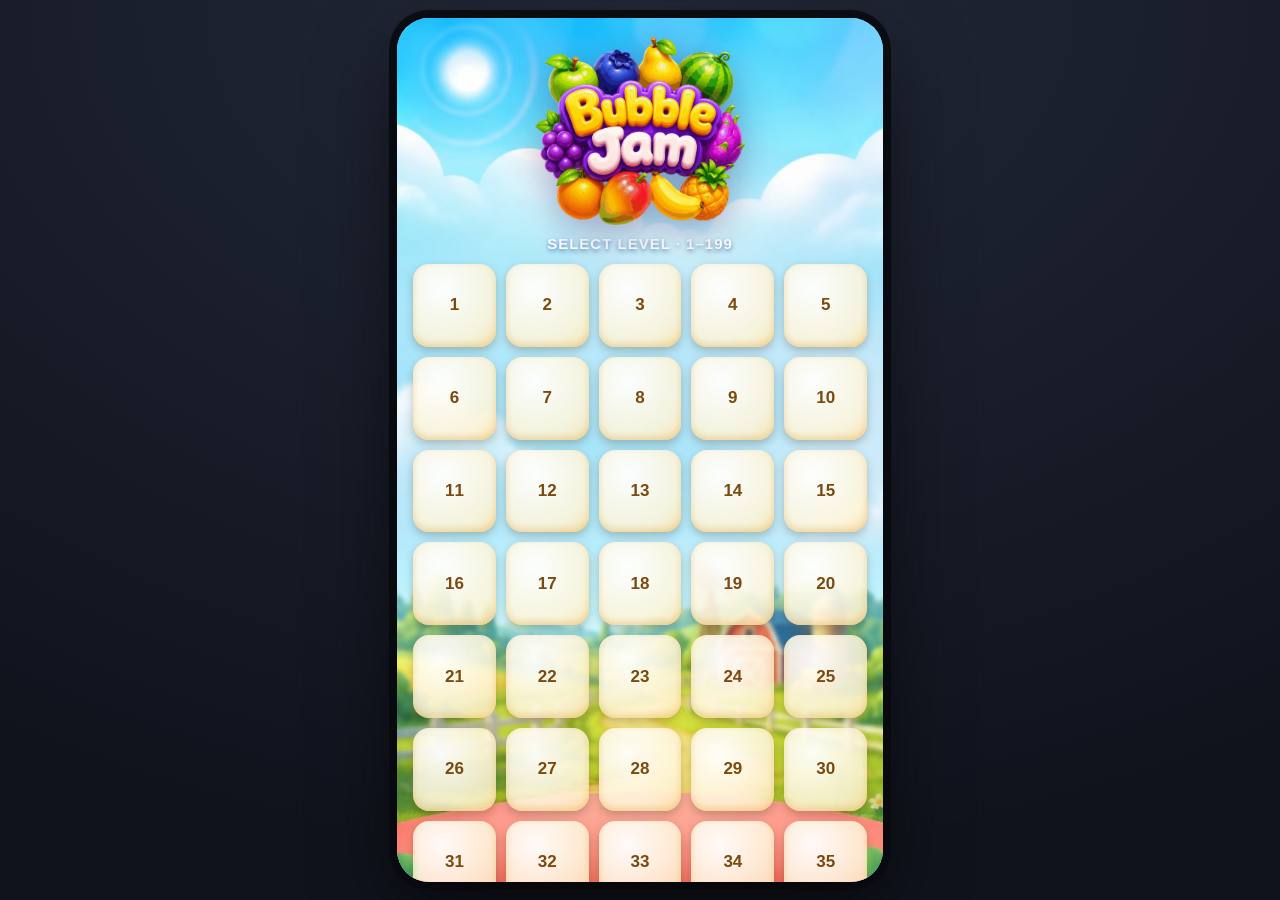
<file: games/fruit-word-jam/index.html>
<!doctype html>
<html lang="en">
<head>
<meta charset="utf-8">
<meta name="viewport" content="width=device-width,initial-scale=1,maximum-scale=1,user-scalable=no">
<title>Fruit Word Jam</title>
<style>
  *{box-sizing:border-box;-webkit-tap-highlight-color:transparent;}
  html,body{margin:0;height:100%;}
  body{font-family:-apple-system,BlinkMacSystemFont,"Segoe UI",Roboto,sans-serif;
    height:100dvh;display:flex;align-items:center;justify-content:center;
    overflow:hidden;user-select:none;
    background:radial-gradient(120% 120% at 50% 0%,#222838,#10131c 80%);}

  /* ===== РАМКА-ТЕЛЕФОН 9:16 ===== */
  #phone{position:relative;overflow:hidden;display:flex;flex-direction:column;align-items:center;
         background:#bfe4f6;}
  @media (max-aspect-ratio:1/1){ #phone{width:100vw;height:100dvh;border-radius:0;} }
  @media (min-aspect-ratio:1/1){ #phone{height:96dvh;aspect-ratio:9/16;width:auto;
         border-radius:32px;box-shadow:0 30px 80px rgba(0,0,0,.55),0 0 0 8px #0c0e15;} }

  #bg{position:absolute;inset:0;z-index:0;
      background:url(fruit-v28/bg.jpg) center bottom/cover no-repeat;}

  /* ===== МЕНЮ: сетка уровней ===== */
  #menu{position:absolute;inset:0;z-index:2;display:flex;flex-direction:column;align-items:center;
        transition:filter .18s ease;}
  #menu.blur{filter:blur(7px) brightness(.85);}
  #logo{width:44%;max-width:210px;margin-top:4%;filter:drop-shadow(0 10px 18px rgba(60,20,90,.35));}
  #selTtl{color:#fff;font-size:15px;font-weight:800;margin:10px 0 4px;letter-spacing:1px;
        text-shadow:0 2px 4px rgba(30,80,140,.6);}
  #grid{flex:1;width:100%;min-height:0;overflow-y:auto;-webkit-overflow-scrolling:touch;touch-action:pan-y;
        display:grid;grid-template-columns:repeat(5,1fr);gap:10px;
        padding:8px 16px 24px;align-content:start;}
  .lv{position:relative;aspect-ratio:1;border:none;border-radius:16px;cursor:pointer;
        font-family:inherit;font-size:17px;font-weight:800;color:#7a4a10;
        background:radial-gradient(circle at 35% 30%,rgba(255,255,255,.95),rgba(255,244,214,.85) 70%,rgba(255,228,170,.9));
        box-shadow:0 4px 8px rgba(60,40,10,.25),inset 0 -3px 6px rgba(220,160,60,.35);}
  .lv:active{transform:scale(.92);}

  /* ===== ОВЕРЛЕЙ ВЫБОРА МОДИФИКАТОРА ===== */
  #ov{position:absolute;inset:0;z-index:20;display:none;align-items:center;justify-content:center;
      padding:0 22px;background:rgba(10,22,38,.45);}
  #ov.show{display:flex;}
  #card{width:100%;max-width:320px;border-radius:22px;padding:18px 18px 16px;
        background:linear-gradient(180deg,#ffffff,#eef7fd);
        box-shadow:0 18px 40px rgba(0,0,0,.45);text-align:center;
        animation:pop .18s ease-out;}
  @keyframes pop{from{transform:scale(.9);opacity:0}to{transform:scale(1);opacity:1}}
  #cardTtl{font-size:20px;font-weight:900;color:#15344a;margin-bottom:2px;}
  #cardSub{font-size:12px;font-weight:800;letter-spacing:.06em;text-transform:uppercase;
        color:#7b9cb3;margin-bottom:14px;}
  #modifier{width:100%;min-height:48px;padding:0 14px;border:2px solid #cfe4f0;border-radius:13px;
        font:inherit;font-weight:800;background:#fff;color:#15344a;outline:none;
        appearance:none;-webkit-appearance:none;
        background-image:linear-gradient(45deg,transparent 50%,#15344a 50%),linear-gradient(135deg,#15344a 50%,transparent 50%);
        background-position:calc(100% - 20px) 21px,calc(100% - 14px) 21px;
        background-size:6px 6px,6px 6px;background-repeat:no-repeat;}
  #play{width:100%;min-height:52px;margin-top:12px;border:0;border-radius:14px;font:inherit;font-weight:900;
        font-size:17px;background:linear-gradient(180deg,#39b97b,#16875b);color:#fff;
        box-shadow:0 3px 0 #0a553b;cursor:pointer;}
  #play:active{transform:translateY(2px);box-shadow:0 1px 0 #0a553b;}
  #cancel{margin-top:10px;background:none;border:0;font:inherit;font-weight:800;font-size:13px;
        color:#7b9cb3;cursor:pointer;}
</style>
</head>
<body>
<div id="phone">
  <div id="bg"></div>
  <div id="menu">
    <img id="logo" src="fruit-v28/logo.png" alt="Fruit Bubble Jam">
    <div id="selTtl">SELECT LEVEL · 1–199</div>
    <div id="grid"></div>
  </div>

  <div id="ov">
    <div id="card">
      <div id="cardTtl">Level 1</div>
      <div id="cardSub">Mechanic modifier</div>
      <select id="modifier">
        <option value="none">No modifier</option>
        <option value="halves">Bubble halves</option>
        <option value="ice">Ice on bubbles</option>
        <option value="hidden">Hidden bubbles</option>
        <option value="chain">Chain</option>
      </select>
      <button id="play">Play ▶</button>
      <button id="cancel">Cancel</button>
    </div>
  </div>
</div>

<script>
  const PACK='fruit-jam-v27-original', GAME='v30-fruit.html';
  const grid=document.getElementById('grid'), ov=document.getElementById('ov'),
        menu=document.getElementById('menu'), ttl=document.getElementById('cardTtl');
  let picked=1;

  for(let n=1;n<=199;n++){
    const b=document.createElement('button');
    b.className='lv'; b.textContent=n;
    b.onclick=()=>openMod(n);
    grid.appendChild(b);
  }

  function openMod(n){
    picked=n; ttl.textContent='Level '+n;
    ov.classList.add('show'); menu.classList.add('blur');
  }
  function closeMod(){ ov.classList.remove('show'); menu.classList.remove('blur'); }

  document.getElementById('cancel').onclick=closeMod;
  ov.onclick=e=>{ if(e.target===ov) closeMod(); };
  document.getElementById('play').onclick=()=>{
    const mod=document.getElementById('modifier').value;
    location.href=new URL(`${GAME}?pack=${PACK}&n=${picked-1}&mod=${mod}`,document.baseURI).href;
  };
</script>
</body></html>
</file>
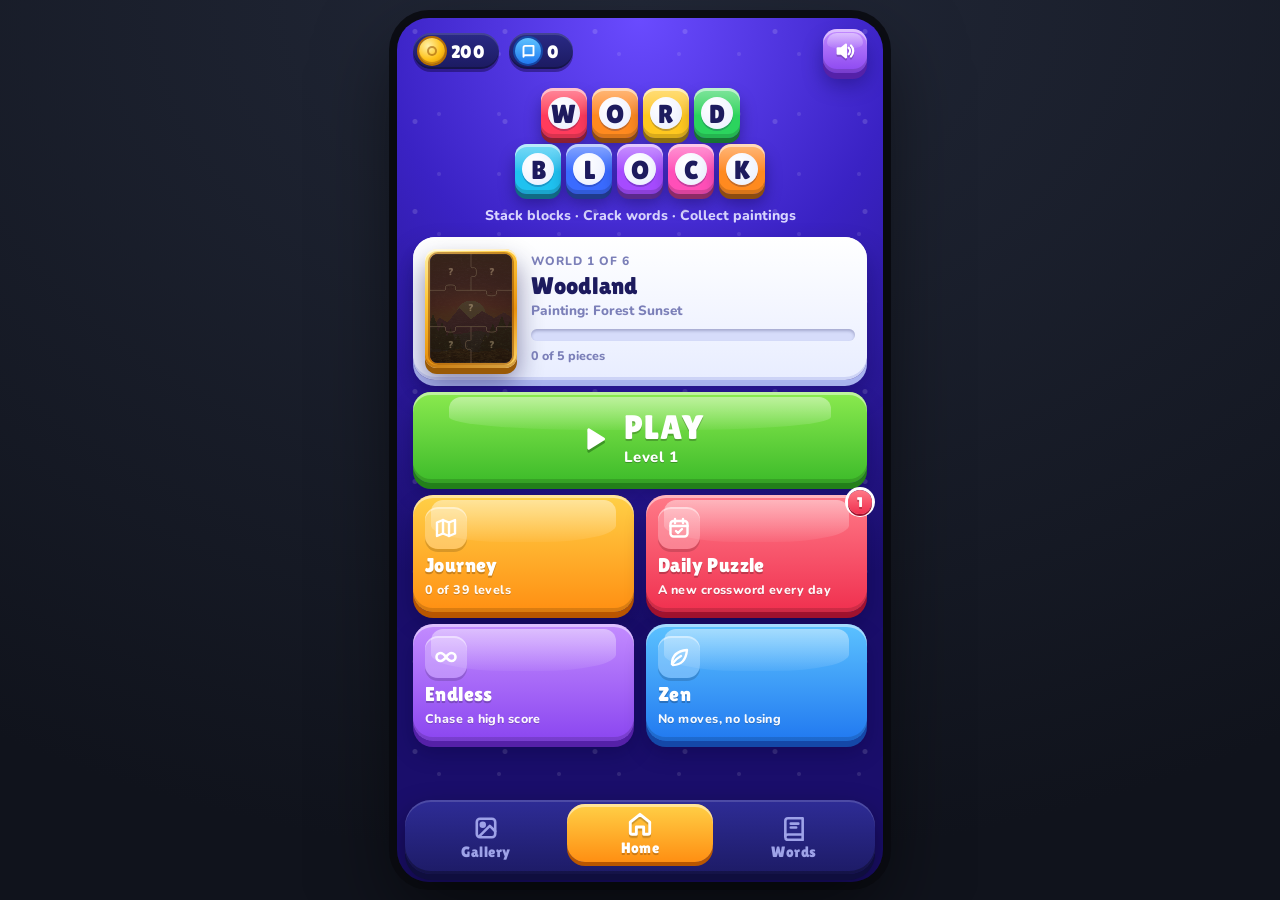
<file: games/wordblock/index.html>
<!doctype html>
<html lang="en"><head><meta charset="utf-8"><meta name="viewport" content="width=device-width,initial-scale=1,viewport-fit=cover"></head><body>
<title>Wordblock</title>
<link rel="preconnect" href="https://fonts.googleapis.com">
<link rel="preconnect" href="https://fonts.gstatic.com" crossorigin>
<link rel="stylesheet" href="https://fonts.googleapis.com/css2?family=Lilita+One&family=Nunito:wght@700;800;900&display=swap">
<style>
/* Layout: one-screen mobile game. Screens stack and cross-fade; chunky 3D tab bar at the bottom; popups float in the centre, sheets slide up. Single committed look: candy-3D on a deep violet sky */
:root{
  --sky1:#6A4BFF; --sky2:#3A22C4; --sky3:#1A0E6B;
  --navy:#1D1B5E; --navy2:#2E2C86; --muted:#7B7FB8; --panel:#FFFFFF; --panel2:#E6EBFF; --line:#C9D0F5;
  --gold:#FFD23F; --coin:#FFB800;
  --green1:#8BEA4F; --green2:#3DBB2A; --green3:#23801A;
  --blue1:#5CC2FF; --blue2:#2179F0; --blue3:#1448A8;
  --orange1:#FFD047; --orange2:#FF8F12; --orange3:#B95600;
  --red1:#FF7A88; --red2:#F0304F; --red3:#A0122E;
  --purple1:#C38CFF; --purple2:#8B46F0; --purple3:#5521A8;
  --display:'Lilita One','Nunito',system-ui,sans-serif;
  --body:'Nunito',system-ui,-apple-system,'Segoe UI',sans-serif;
  --spring:cubic-bezier(.2,1.35,.4,1); --smooth:cubic-bezier(.2,.9,.25,1);
  color-scheme:dark;
}
[hidden]{display:none!important}
html{height:100%;box-sizing:border-box}
*,*::before,*::after{box-sizing:inherit}
body{margin:0;height:100dvh;display:flex;align-items:center;justify-content:center;overflow:hidden;background:radial-gradient(120% 120% at 50% 0%,#222838,#10131c 80%)}
#phone{position:relative;overflow:hidden;color:#fff;font-family:var(--body);font-weight:800;background-color:var(--sky3);
  background-image:radial-gradient(circle at 20% 15%,rgba(255,255,255,.14) 0 2px,transparent 3px),radial-gradient(circle at 70% 60%,rgba(255,255,255,.1) 0 1.5px,transparent 2.5px),
    radial-gradient(120% 70% at 50% 0%,var(--sky1) 0%,var(--sky2) 45%,var(--sky3) 100%);
  background-size:90px 90px,60px 60px,100% 100%;overscroll-behavior:none;-webkit-tap-highlight-color:transparent;user-select:none;-webkit-user-select:none;touch-action:manipulation}
button{font:inherit;color:inherit;touch-action:manipulation;-webkit-tap-highlight-color:transparent}
button:focus-visible{outline:3px solid var(--gold);outline-offset:2px}
#app{position:relative;height:100%;width:100%;overflow:hidden}
@media (max-aspect-ratio:1/1){#phone{width:100vw;height:100dvh}}
@media (min-aspect-ratio:1/1){#phone{height:96dvh;aspect-ratio:9/16;width:auto;border-radius:32px;box-shadow:0 30px 80px rgba(0,0,0,.55),0 0 0 8px #0c0e15}}
.out{text-shadow:0 2px 0 var(--navy),2px 0 0 var(--navy),-2px 0 0 var(--navy),0 -2px 0 var(--navy),2px 2px 0 var(--navy),-2px 2px 0 var(--navy),2px -2px 0 var(--navy),-2px -2px 0 var(--navy),0 4px 0 var(--navy)}
.sout{text-shadow:0 1.5px 0 rgba(20,10,60,.55),1px 0 0 rgba(20,10,60,.35),-1px 0 0 rgba(20,10,60,.35),0 -1px 0 rgba(20,10,60,.35)}

/* screens */
.screen{position:absolute;inset:0;display:flex;flex-direction:column;gap:12px;padding-inline:16px;padding-block:10px 16px;overflow-y:auto;overflow-x:hidden;
  opacity:0;visibility:hidden;transform:translateY(18px) scale(.98);transition:opacity .3s ease,transform .55s var(--smooth),visibility 0s linear .3s;scrollbar-width:none}
.screen::-webkit-scrollbar{display:none}
.screen.on{opacity:1;visibility:visible;transform:none;transition:opacity .3s ease,transform .55s var(--smooth),visibility 0s}
.screen.tabbed{padding-bottom:calc(98px + env(safe-area-inset-bottom,0px))}
.screen.game{overflow:hidden;gap:8px;padding-block:8px 6px}
.bubbles{position:absolute;inset:0;pointer-events:none;overflow:hidden}
.bubbles i{position:absolute;border-radius:50%;background:radial-gradient(circle at 35% 30%,rgba(255,255,255,.55),rgba(255,255,255,.08) 60%,transparent 70%);animation:rise linear infinite}
@keyframes rise{from{transform:translateY(0)}to{transform:translateY(-120vh)}}

/* 3D buttons */
.b3{--t:var(--blue1);--m:var(--blue2);--d:var(--blue3);position:relative;border:0;cursor:pointer;border-radius:18px;color:#fff;font:22px/1 var(--display);letter-spacing:.02em;
  background:linear-gradient(var(--t),var(--m));box-shadow:inset 0 3px 0 rgba(255,255,255,.45),inset 0 -4px 0 rgba(0,0,0,.14),0 6px 0 var(--d),0 12px 20px rgba(10,0,60,.35);
  transition:transform .14s var(--spring),box-shadow .14s;text-shadow:0 2px 0 rgba(0,0,0,.22)}
.b3::after{content:"";position:absolute;left:8%;right:8%;top:5px;height:36%;border-radius:12px 12px 40% 40%;background:linear-gradient(rgba(255,255,255,.45),rgba(255,255,255,.05));pointer-events:none}
.b3:active{transform:translateY(5px);box-shadow:inset 0 3px 0 rgba(255,255,255,.45),inset 0 -4px 0 rgba(0,0,0,.14),0 1px 0 var(--d),0 4px 8px rgba(10,0,60,.3)}
.b3[disabled]{filter:grayscale(.8) brightness(.9);opacity:.7;cursor:default}
.green{--t:var(--green1);--m:var(--green2);--d:var(--green3)}
.orange{--t:var(--orange1);--m:var(--orange2);--d:var(--orange3)}
.red{--t:var(--red1);--m:var(--red2);--d:var(--red3)}
.purple{--t:var(--purple1);--m:var(--purple2);--d:var(--purple3)}
.ic{width:44px;height:44px;flex:none;border-radius:14px;display:grid;place-items:center;padding:0}
.ic::after{border-radius:10px 10px 40% 40%;top:4px}
.ic svg{width:22px;height:22px;position:relative;z-index:1;filter:drop-shadow(0 2px 0 rgba(0,0,0,.2))}
.bar{flex:none;display:flex;align-items:center;gap:10px;min-height:46px}
.bar h1{flex:1;min-width:0;margin:0;font:30px/1.1 var(--display);letter-spacing:.02em}
.bar .sp{flex:1}
.pill{display:inline-flex;align-items:center;gap:6px;height:36px;padding:0 14px 0 6px;border-radius:18px;background:linear-gradient(#2A2A86,#1B1A60);box-shadow:inset 0 2px 0 rgba(255,255,255,.12),inset 0 -2px 0 rgba(0,0,0,.25),0 3px 0 rgba(10,0,40,.4);font:18px var(--display);letter-spacing:.02em;font-variant-numeric:tabular-nums}
.pill .pi{width:26px;height:26px;border-radius:50%;display:grid;place-items:center;flex:none}
.coin{background:radial-gradient(circle at 35% 30%,#FFF2A8,#FFC21A 55%,#D68A00);box-shadow:inset 0 -2px 0 rgba(150,80,0,.4),0 0 0 2px #B86E00}
.coin::before{content:"";width:10px;height:10px;border-radius:50%;box-shadow:inset 0 0 0 2px rgba(150,80,0,.55)}
.book{background:linear-gradient(#5CC2FF,#2179F0);box-shadow:0 0 0 2px #1448A8}
.book svg{width:15px;height:15px}
.hardtag{display:inline-flex;align-items:center;gap:3px;height:22px;padding:0 9px;border-radius:11px;background:linear-gradient(var(--red1),var(--red2));color:#fff;font:13px/22px var(--display);letter-spacing:.04em;box-shadow:inset 0 2px 0 rgba(255,255,255,.35),0 2px 0 var(--red3);text-shadow:0 1px 0 rgba(0,0,0,.25)}
.hardtag svg{width:12px;height:12px}
.frame{padding:8px;border-radius:16px;background:linear-gradient(150deg,#FFF1A8,#FFC93A 30%,#E8920E 65%,#FFD86A);box-shadow:inset 0 2px 0 rgba(255,255,255,.7),inset 0 -3px 0 rgba(140,70,0,.35),0 6px 0 #9A5A06,0 14px 26px rgba(10,0,60,.45)}
.frame canvas{display:block;width:100%;aspect-ratio:3/4;height:auto;border-radius:8px;background:#1B1A60;box-shadow:0 0 0 2px rgba(140,70,0,.5)}
.prog{height:12px;border-radius:6px;background:#D6DCFA;box-shadow:inset 0 2px 3px rgba(20,20,80,.25);overflow:hidden}
.prog i{display:block;height:100%;border-radius:6px;background:linear-gradient(var(--green1),var(--green2));box-shadow:inset 0 2px 0 rgba(255,255,255,.45);transition:width .8s var(--smooth)}
.card{border-radius:22px;color:var(--navy);background:linear-gradient(#FFFFFF,#E8EDFF);box-shadow:inset 0 2px 0 #fff,inset 0 -3px 0 rgba(120,130,220,.25),0 6px 0 #A9B3EE,0 14px 26px rgba(10,0,60,.35)}

/* home */
.logo{display:flex;flex-direction:column;align-items:center;gap:6px;margin-top:2px}
.lrow{display:flex;gap:5px}
.lt{width:46px;height:50px;opacity:0}
.logo.go .lt{animation:drop .75s var(--spring) both;animation-delay:calc(var(--i)*60ms + 80ms)}
.lt b{display:grid;place-items:center;width:100%;height:100%;border-radius:12px;font:26px var(--display);color:var(--navy);position:relative;
  background:linear-gradient(color-mix(in srgb,var(--c) 60%,#fff),var(--c) 55%);box-shadow:inset 0 3px 0 rgba(255,255,255,.5),inset 0 -4px 0 rgba(0,0,0,.15),0 5px 0 color-mix(in srgb,var(--c) 55%,#000),0 10px 16px rgba(10,0,60,.4);
  animation:bob 4s ease-in-out infinite;animation-delay:calc(var(--i)*-370ms)}
.lt b::before{content:"";position:absolute;width:32px;height:32px;border-radius:50%;background:radial-gradient(circle at 35% 30%,#fff,#E9EEFF);box-shadow:0 2px 0 rgba(20,20,80,.25)}
.lt b span{position:relative;top:1px}
@keyframes drop{0%{opacity:0;transform:translateY(-80px) rotate(-12deg) scale(.8)}60%{opacity:1;transform:translateY(6px) rotate(3deg) scale(1.05)}80%{transform:translateY(-3px) rotate(-1deg)}100%{opacity:1;transform:none}}
@keyframes bob{0%,100%{transform:translateY(0) rotate(0)}50%{transform:translateY(-4px) rotate(1.5deg)}}
.tagline{margin:0;font-size:14px;color:#D9D6FF;text-align:center}
.curcard{display:grid;grid-template-columns:92px 1fr;gap:14px;align-items:center;width:100%;text-align:left;border:0;cursor:pointer;padding:12px;transition:transform .2s var(--spring)}
.curcard:active{transform:scale(.97)}
.curcard .frame{padding:5px;border-radius:12px}
.curcard .eb{font-size:12px;color:var(--muted);letter-spacing:.08em;text-transform:uppercase}
.curcard b{display:block;font:24px/1.1 var(--display);margin:2px 0 2px}
.curcard small{display:block;font-size:13.5px;color:var(--muted);margin-bottom:9px}
.curcard .meta{font-size:12.5px;color:var(--muted);margin-top:6px;font-variant-numeric:tabular-nums}
.play{width:100%;padding:18px 18px 16px;display:flex;align-items:center;justify-content:center;gap:14px;animation:breathe 2.4s ease-in-out infinite}
.play svg{width:34px;height:34px;position:relative;z-index:1;filter:drop-shadow(0 3px 0 rgba(20,80,10,.45))}
.play .pt{text-align:left;position:relative;z-index:1}
.play .pt b{display:block;font:34px/1 var(--display);letter-spacing:.03em}
.play .pt small{display:flex;align-items:center;gap:8px;font:800 15px var(--body);margin-top:3px;text-shadow:0 1px 0 rgba(0,0,0,.25)}
@keyframes breathe{50%{transform:scale(1.025)}}
.modes{display:grid;grid-template-columns:1fr 1fr;gap:12px}
.mode{display:flex;flex-direction:column;align-items:flex-start;gap:6px;text-align:left;padding:12px 12px 14px;min-height:112px;border-radius:20px}
.mode .mi{width:42px;height:42px;border-radius:13px;display:grid;place-items:center;background:rgba(255,255,255,.25);box-shadow:inset 0 2px 0 rgba(255,255,255,.4),0 3px 0 rgba(0,0,0,.15);position:relative;z-index:1}
.mode .mi svg{width:24px;height:24px}
.mode b{font:20px/1.05 var(--display);letter-spacing:.02em;position:relative;z-index:1}
.mode small{font:800 12.5px/1.25 var(--body);opacity:.95;position:relative;z-index:1;text-shadow:0 1px 0 rgba(0,0,0,.2)}
.mode .dot{position:absolute;top:-5px;right:-5px;min-width:24px;height:24px;border-radius:12px;background:linear-gradient(var(--red1),var(--red2));box-shadow:0 2px 0 var(--red3),0 0 0 3px #fff;font:14px/24px var(--display);text-align:center;z-index:2;animation:ping 1.4s ease infinite}
@keyframes ping{50%{transform:scale(1.15)}}

/* tab bar */
.tabbar{position:absolute;left:8px;right:8px;bottom:calc(8px + env(safe-area-inset-bottom,0px));z-index:5;display:flex;gap:8px;padding:8px;border-radius:26px;
  background:linear-gradient(#2E2C96,#1D1B66);box-shadow:inset 0 2px 0 rgba(255,255,255,.15),inset 0 -3px 0 rgba(0,0,0,.3),0 6px 0 #0F0E3E,0 14px 30px rgba(0,0,0,.45);transition:transform .45s var(--smooth)}
.tabbar.off{transform:translateY(160%)}
.tab{flex:1;border:0;background:none;cursor:pointer;display:flex;flex-direction:column;align-items:center;gap:2px;padding:7px 0 6px;border-radius:18px;color:#9EA2E8;font:15px var(--display);letter-spacing:.03em;transition:color .2s,transform .3s var(--spring)}
.tab svg{width:26px;height:26px;transition:transform .35s var(--spring)}
.tab.on{color:#fff;background:linear-gradient(var(--orange1),var(--orange2));box-shadow:inset 0 3px 0 rgba(255,255,255,.45),0 4px 0 var(--orange3);transform:translateY(-4px);text-shadow:0 2px 0 rgba(0,0,0,.2)}
.tab.on svg{transform:scale(1.12);filter:drop-shadow(0 2px 0 rgba(0,0,0,.2))}

/* journey */
.tlist{display:flex;flex-direction:column;gap:14px}
.tcard{display:grid;grid-template-columns:76px 1fr;gap:14px;align-items:center;border:0;cursor:pointer;text-align:left;padding:10px 14px 10px 10px;position:relative;transition:transform .18s var(--spring)}
.tcard:active{transform:scale(.97)}
.tcard .frame{padding:4px;border-radius:10px}
.tcard .eb{font-size:11.5px;color:var(--muted);letter-spacing:.08em;text-transform:uppercase}
.tcard b{display:block;font:22px/1.1 var(--display)}
.tcard small{display:block;font-size:13px;color:var(--muted);margin:1px 0 8px}
.tcard .meta{display:flex;justify-content:space-between;font-size:12px;color:var(--muted);margin-top:6px;font-variant-numeric:tabular-nums}
.tcard.locked{filter:saturate(.25) brightness(.8)}
.tcard .lock{position:absolute;right:12px;top:12px;width:30px;height:30px;border-radius:50%;display:grid;place-items:center;background:var(--navy);color:#fff}
.tcard .lock svg{width:15px;height:15px}

/* theme */
.thead{display:grid;grid-template-columns:44% 1fr;gap:16px;align-items:center}
.thead .eb{font-size:12px;color:#C8C4FF;letter-spacing:.08em;text-transform:uppercase;margin:0 0 4px}
.thead b{display:block;font:24px/1.1 var(--display);margin-bottom:8px}
.thead p{margin:0 0 12px;font-size:14px;line-height:1.4;color:#DCD9FF}
.lgrid{display:grid;grid-template-columns:repeat(4,1fr);gap:18px 12px;padding-top:6px}
.lnode{--t:#FFFFFF;--m:#DCE2FF;--d:#8F99D8;aspect-ratio:1;border-radius:50%;display:grid;place-items:center;color:var(--navy);font-size:26px;padding:0;text-shadow:none}
.lnode::after{border-radius:50%;left:18%;right:18%;top:6%;height:34%}
.lnode span.n{position:relative;z-index:1}
.lnode.done{--t:var(--green1);--m:var(--green2);--d:var(--green3);color:#fff;text-shadow:0 2px 0 rgba(0,0,0,.25)}
.lnode.cur{--t:var(--orange1);--m:var(--orange2);--d:var(--orange3);color:#fff;text-shadow:0 2px 0 rgba(0,0,0,.25);animation:pulse 1.4s ease-in-out infinite}
.lnode.lock{--t:#4B4AA8;--m:#363488;--d:#1F1E5E;color:rgba(255,255,255,.5);cursor:default}
.lnode.hard:not(.done):not(.lock){box-shadow:inset 0 3px 0 rgba(255,255,255,.45),0 0 0 4px var(--red2),0 6px 0 var(--red3),0 12px 20px rgba(10,0,60,.35)}
.lnode .tag{position:absolute;bottom:-11px;left:50%;transform:translateX(-50%);white-space:nowrap;z-index:2}
.lnode .ck{position:absolute;top:-4px;right:-4px;width:24px;height:24px;border-radius:50%;background:#fff;color:var(--green2);display:grid;place-items:center;box-shadow:0 2px 0 var(--green3);z-index:2}
.lnode .ck svg{width:14px;height:14px}
.lnode svg.lk{width:22px;height:22px;position:relative;z-index:1}
@keyframes pulse{50%{transform:scale(1.08)}}

/* gallery */
.ggrid{display:grid;grid-template-columns:1fr 1fr;gap:18px 14px}
.gcard{border:0;background:none;cursor:pointer;text-align:left;padding:0;display:flex;flex-direction:column;gap:8px;transition:transform .2s var(--spring)}
.gcard:active{transform:scale(.96)}
.gcard b{font:18px/1.1 var(--display);letter-spacing:.02em}
.gcard small{display:block;font-size:12.5px;color:#C8C4FF;margin-top:2px}
.gcard .frame{transform:rotate(var(--r,0deg))}

/* words */
.dgroup h2{margin:8px 0 8px;font:22px var(--display);display:flex;justify-content:space-between;align-items:baseline;letter-spacing:.02em}
.dgroup h2 span{font:800 13px var(--body);color:#C8C4FF}
.dwords{display:flex;flex-direction:column;gap:10px}
.wcard{padding:12px 14px;border-radius:18px}
.wcard b{font:20px var(--display);letter-spacing:.06em;color:var(--blue2)}
.wcard i{display:block;font-style:normal;font-size:13px;color:var(--muted);margin:1px 0 5px}
.wcard span{display:block;font-size:14.5px;line-height:1.4;font-weight:700}
.wcard.lock b{color:var(--line);letter-spacing:.3em}

/* game */
.hud{flex:none;display:flex;align-items:center;gap:8px}
.lvl{flex:1;min-width:0}
.lvl small{display:block;font-size:11px;letter-spacing:.1em;text-transform:uppercase;color:#C8C4FF;white-space:nowrap;overflow:hidden;text-overflow:ellipsis}
.lvl b{display:flex;align-items:center;gap:6px;font:21px/1.15 var(--display);letter-spacing:.02em;white-space:nowrap;overflow:hidden}
.stat{flex:none;min-width:56px;padding:3px 10px 4px;border-radius:14px;background:linear-gradient(#2A2A86,#1B1A60);box-shadow:inset 0 2px 0 rgba(255,255,255,.12),0 3px 0 rgba(10,0,40,.45);text-align:center}
.stat small{display:block;font-size:9.5px;letter-spacing:.12em;text-transform:uppercase;color:#A9A6F0}
.stat b{display:inline-block;font:19px/1.05 var(--display);font-variant-numeric:tabular-nums;color:var(--gold)}
.stat.low b{color:var(--red1);animation:ping .8s ease infinite}
.stat b.bump{animation:bump .35s var(--spring)}
@keyframes bump{40%{transform:scale(1.35)}}
.band{flex:none;border-radius:20px;padding:8px 10px 6px;cursor:pointer}
.band-head{display:flex;justify-content:space-between;align-items:center;gap:8px;margin-bottom:6px}
.band-head h2{margin:0;font:15px/1 var(--display);letter-spacing:.06em;color:var(--navy2)}
.band-head .pg{font-size:12.5px;font-variant-numeric:tabular-nums;color:var(--muted)}
.cw-grid{--cs:24px;display:grid;gap:3px;grid-auto-rows:var(--cs);justify-content:center}
.cw-void{width:var(--cs);height:var(--cs)}
.cw-cell{width:var(--cs);height:var(--cs);border-radius:calc(var(--cs)*.24);position:relative;display:grid;place-items:center;background:#D9DFFB;box-shadow:inset 0 2px 3px rgba(40,40,120,.28);transition:background .3s,box-shadow .3s}
.cw-cell .no{position:absolute;top:1px;left:3px;font:900 calc(var(--cs)*.27)/1 var(--body);color:var(--muted)}
.cw-grid.tiny .no{display:none}
.cw-cell .ch{font:calc(var(--cs)*.62)/1 var(--display);color:var(--navy);opacity:0;transform:scale(.3);transition:opacity .2s,transform .4s var(--spring)}
.cw-cell.on{background:linear-gradient(#FFF07A,#FFC21A);box-shadow:inset 0 2px 0 rgba(255,255,255,.6),0 2px 0 #C98500}
.cw-cell.on .ch{opacity:1;transform:none}
.cw-cell.land::after{content:"";position:absolute;inset:-2px;border-radius:inherit;border:3px solid var(--orange2);animation:ring .55s ease-out forwards;pointer-events:none}
@keyframes ring{from{transform:scale(.8);opacity:1}to{transform:scale(2);opacity:0}}
.cw-cell.done{background:linear-gradient(var(--green1),var(--green2));box-shadow:inset 0 2px 0 rgba(255,255,255,.5),0 2px 0 var(--green3)}
.cw-cell.done .ch{color:#fff;text-shadow:0 1px 0 rgba(0,0,0,.25)}
.cw-cell.done .no{color:rgba(255,255,255,.75)}
.cw-cell.wave{animation:wave .55s var(--spring)}
.cw-cell.sel{outline:3px solid var(--blue2);outline-offset:1px}
@keyframes wave{0%,100%{transform:translateY(0)}40%{transform:translateY(-6px) scale(1.15)}}
.strip{display:flex;align-items:center;gap:6px;margin-top:6px;border-top:2px dashed var(--line);padding-top:6px}
.strip .nav{width:32px;height:32px;flex:none;border:0;border-radius:10px;background:var(--panel2);color:var(--navy2);font:22px/1 var(--display);cursor:pointer;box-shadow:0 2px 0 var(--line)}
.strip .cur{flex:1;min-width:0;border:0;background:none;text-align:left;font-weight:800;font-size:14px;line-height:1.25;color:var(--navy);padding:2px;cursor:pointer;display:-webkit-box;-webkit-line-clamp:2;-webkit-box-orient:vertical;overflow:hidden}
.strip .cur em{font-style:normal;font-family:var(--display);color:var(--blue2);margin-right:4px}
.strip .cur .tap{color:var(--muted)}
.tools{flex:none;display:flex;gap:8px}
.tool{flex:1;height:46px;border-radius:15px;display:flex;align-items:center;justify-content:center;gap:6px;font:16px var(--display);letter-spacing:.02em}
.tool svg{width:22px;height:22px;flex:none;position:relative;z-index:1}
.tool span{position:relative;z-index:1}
.tool .n{min-width:22px;height:22px;padding:0 6px;border-radius:11px;background:#fff;color:var(--navy);font:15px/22px var(--display);text-align:center;text-shadow:none;box-shadow:0 2px 0 rgba(0,0,0,.2)}
.tool[data-empty="1"]{filter:saturate(.35) brightness(.85)}
.tool.on{animation:wob .6s ease infinite;filter:brightness(1.15)}
@keyframes wob{25%{transform:rotate(-3deg)}75%{transform:rotate(3deg)}}
.tool.pulse{animation:tpulse .8s ease 3}
@keyframes tpulse{50%{transform:scale(1.1)}}
.ring{position:relative;width:26px;height:26px;flex:none;z-index:1}
.ring svg{position:absolute;inset:0;width:26px;height:26px;transform:rotate(-90deg)}
.ring svg circle{transition:stroke-dashoffset .5s var(--smooth)}
.ring b{position:absolute;inset:0;display:grid;place-items:center;font:14px var(--display)}
.playarea{flex:1;min-height:0;position:relative;display:flex;justify-content:center;align-items:flex-start}
#cv{display:block;touch-action:none}
.toast{position:absolute;left:50%;top:8%;transform:translate(-50%,10px) scale(.92);width:min(92%,360px);text-align:center;pointer-events:none;color:var(--navy);
  border-radius:20px;padding:12px 16px;font-size:14px;line-height:1.4;transition:opacity .3s,transform .5s var(--spring);opacity:0;z-index:3}
.toast.show{opacity:1;transform:translate(-50%,0) scale(1)}
.toast b{display:block;font:22px/1.15 var(--display);color:var(--blue2);margin-bottom:3px;letter-spacing:.03em}
.toast .rew{display:inline-block;margin-top:8px;padding:3px 10px;border-radius:10px;background:linear-gradient(var(--green1),var(--green2));color:#fff;font:15px var(--display);letter-spacing:.02em;text-shadow:0 1px 0 rgba(0,0,0,.2)}

#fly{position:fixed;inset:0;pointer-events:none;z-index:40}
.fl{position:fixed;display:grid;place-items:center;border-radius:24%;color:var(--navy);font-family:var(--display);background:linear-gradient(#FFF07A,#FFC21A);box-shadow:inset 0 2px 0 rgba(255,255,255,.7),0 3px 0 #C98500,0 0 22px rgba(255,220,80,.85);will-change:transform}

/* sheets & popups */
.sw,.pop{position:absolute;inset:0;z-index:30}
.scrim{position:absolute;inset:0;background:rgba(12,6,50,.66);animation:fade .25s ease}
.sw.closing .scrim{animation:fadeout .22s ease forwards}
.sheet{position:absolute;left:50%;bottom:0;transform:translateX(-50%);width:min(100%,480px);max-height:92%;overflow:auto;color:var(--navy);
  border-radius:28px 28px 0 0;padding:8px 16px calc(18px + env(safe-area-inset-bottom,0px));background:linear-gradient(#FFFFFF,#E8EDFF);box-shadow:inset 0 3px 0 #fff,0 -10px 40px rgba(0,0,0,.5);animation:up .45s var(--smooth)}
.sw.closing .sheet{animation:down .24s ease-in forwards}
.sheet::before{content:"";display:block;width:46px;height:6px;border-radius:3px;background:var(--line);margin:0 auto 12px}
.sheet.shake{animation:shake .4s}
@keyframes up{from{transform:translate(-50%,100%)}}
@keyframes down{to{transform:translate(-50%,100%)}}
@keyframes fade{from{opacity:0}}
@keyframes fadeout{to{opacity:0}}
@keyframes shake{0%,100%{transform:translateX(-50%)}20%{transform:translateX(calc(-50% - 10px))}40%{transform:translateX(calc(-50% + 8px))}60%{transform:translateX(calc(-50% - 5px))}80%{transform:translateX(calc(-50% + 3px))}}
.eb{margin:0 0 4px;font-size:12px;letter-spacing:.1em;text-transform:uppercase;color:var(--muted)}
.sheet h3{margin:0 0 12px;font:28px/1.1 var(--display);letter-spacing:.02em;color:var(--navy);text-wrap:balance}
.sheet p{margin:0 0 12px;font-size:15px;line-height:1.45;font-weight:700}
.row{display:flex;gap:12px;flex-wrap:wrap}
.row .b3{flex:1;min-width:120px;padding:15px 12px 14px;font-size:20px}
.popbox{position:absolute;left:50%;top:50%;width:min(calc(100% - 32px),380px);transform:translate(-50%,-50%);color:var(--navy);text-align:center;padding:46px 20px 20px;border-radius:30px;
  background:linear-gradient(#FFFFFF,#E3E9FF);box-shadow:inset 0 3px 0 #fff,inset 0 -4px 0 rgba(120,130,220,.3),0 8px 0 #8F99D8,0 24px 50px rgba(0,0,0,.5);animation:popin .5s var(--spring)}
@keyframes popin{from{transform:translate(-50%,-50%) scale(.6);opacity:0}}
.ribbon{position:absolute;left:50%;top:-26px;transform:translateX(-50%);min-width:72%;padding:12px 22px 14px;border-radius:18px;color:#fff;font:28px/1 var(--display);letter-spacing:.03em;white-space:nowrap;
  background:linear-gradient(var(--t),var(--m));box-shadow:inset 0 3px 0 rgba(255,255,255,.45),0 6px 0 var(--d),0 12px 20px rgba(10,0,60,.35)}
.xbtn{position:absolute;right:-10px;top:-38px;width:46px;height:46px;border-radius:50%;padding:0;font:26px/1 var(--display);display:grid;place-items:center;z-index:2}
.xbtn::after{border-radius:50%}
.xbtn svg{width:22px;height:22px;position:relative;z-index:1}
.picon{width:96px;height:96px;margin:0 auto 10px;border-radius:50%;display:grid;place-items:center;background:radial-gradient(circle at 40% 35%,#fff,#DCE3FF);box-shadow:inset 0 -4px 0 rgba(120,130,220,.3)}
.picon svg{width:56px;height:56px}
.popbox p{margin:0 0 14px;font-size:15.5px;line-height:1.4;font-weight:800}
.offer{display:flex;flex-direction:column;gap:12px}
.offer .b3{display:flex;align-items:center;justify-content:center;gap:10px;padding:15px 14px 14px;font-size:21px;width:100%}
.offer .b3 svg,.offer .b3 .pi{position:relative;z-index:1}
.offer .b3 svg{width:24px;height:24px}
.offer .b3 span{position:relative;z-index:1}
.have{display:flex;align-items:center;justify-content:center;gap:6px;margin-top:12px;font-size:13.5px;color:var(--muted)}
.have .pi{width:18px;height:18px;border-radius:50%}
.have .pi::before{width:7px;height:7px}
.link{border:0;background:none;color:var(--muted);font:800 14px var(--body);text-decoration:underline;cursor:pointer;margin-top:10px;padding:6px}
.ad{position:absolute;inset:0;z-index:50;display:grid;place-items:center;padding:16px;background:#0B0828}
.adbox{width:min(100%,360px);border-radius:24px;overflow:hidden;background:#fff;color:var(--navy);text-align:center;box-shadow:0 20px 50px rgba(0,0,0,.6);animation:popin .4s var(--spring);position:relative}
.adtag{position:absolute;top:10px;left:10px;padding:3px 8px;border-radius:6px;background:rgba(0,0,0,.55);color:#fff;font:900 11px var(--body);letter-spacing:.1em}
.adart{height:220px;display:grid;place-items:center;background:linear-gradient(135deg,#FF8A1F,#FF3B8B 50%,#7A4BFF)}
.adart b{font:40px/1 var(--display);color:#fff;letter-spacing:.03em}
.adbody{padding:16px 18px 18px}
.adbody p{margin:0 0 12px;font-size:14px;color:var(--muted);font-weight:800}
.adclose{position:absolute;top:10px;right:10px;min-width:34px;height:34px;border-radius:17px;border:0;background:rgba(0,0,0,.55);color:#fff;font:16px var(--display);padding:0 10px;cursor:pointer}
.slots{display:flex;gap:5px;justify-content:center;margin:4px 0 6px}
.slot{flex:0 1 42px;aspect-ratio:.88;max-width:42px;border-radius:11px;display:grid;place-items:center;font:24px var(--display);background:#D9DFFB;box-shadow:inset 0 2px 3px rgba(40,40,120,.28)}
.slot.k{background:linear-gradient(#FFF07A,#FFC21A);box-shadow:inset 0 2px 0 rgba(255,255,255,.6),0 3px 0 #C98500}
.slot.t{background:#fff;color:var(--blue2);box-shadow:0 3px 0 var(--line);animation:pop .25s var(--spring)}
.slot.next{box-shadow:inset 0 0 0 3px var(--blue2)}
@keyframes pop{from{transform:scale(.4)}}
.gmeta{display:flex;justify-content:space-between;align-items:center;gap:8px;margin:8px 0 2px;font-size:13px;color:var(--muted)}
.lnk{border:0;background:var(--panel2);border-radius:12px;padding:8px 12px;font:15px var(--display);letter-spacing:.02em;color:var(--blue2);cursor:pointer;box-shadow:0 2px 0 var(--line)}
.lnk[disabled]{opacity:.45}
.kb{display:flex;flex-direction:column;gap:7px;margin-top:10px}
.kr{display:flex;gap:5px;justify-content:center}
.key{flex:1;max-width:38px;height:50px;border:0;padding:0;border-radius:10px;font:22px var(--display);color:var(--navy);cursor:pointer;background:linear-gradient(#fff,#E6EBFF);box-shadow:inset 0 2px 0 #fff,0 3px 0 #A9B3EE;transition:transform .08s}
.key:active{transform:translateY(3px);box-shadow:0 0 0 #A9B3EE;background:#FFF07A}
.key.wide{max-width:none;flex:1.6;font-size:16px;color:#fff;background:linear-gradient(var(--blue1),var(--blue2));box-shadow:inset 0 2px 0 rgba(255,255,255,.4),0 3px 0 var(--blue3)}
.key.wide svg{width:22px;height:22px}
.clue{width:100%;display:grid;grid-template-columns:26px 16px 1fr auto;gap:6px;align-items:baseline;text-align:left;border:0;background:none;cursor:pointer;padding:9px 6px;border-radius:10px;color:var(--navy);font-size:15px;line-height:1.3;font-weight:800}
.clue:active{background:var(--panel2)}
.clue .n{font:16px var(--display);color:var(--blue2)}
.clue .len{font-size:12.5px;color:var(--muted)}
.clue.done .t{color:var(--green2)}
.big-cw{margin:2px 0 12px}
.score-line{display:flex;gap:10px;margin:0 0 14px}
.score-line div{flex:1;border-radius:16px;padding:8px 6px;background:var(--panel2);box-shadow:inset 0 2px 3px rgba(40,40,120,.15);text-align:center}
.score-line small{display:block;font-size:11px;letter-spacing:.1em;text-transform:uppercase;color:var(--muted)}
.score-line b{font:26px var(--display);font-variant-numeric:tabular-nums;color:var(--navy)}
.score-line .cn b{color:var(--orange2)}
.winart{display:grid;grid-template-columns:44% 1fr;gap:14px;align-items:center;margin-bottom:14px}
.winart p{margin:0 0 8px;font-size:14px}
.chips{display:flex;flex-wrap:wrap;gap:6px}
.chips span{padding:6px 10px 5px;border-radius:10px;font:16px var(--display);letter-spacing:.05em;background:linear-gradient(var(--green1),var(--green2));color:#fff;box-shadow:inset 0 2px 0 rgba(255,255,255,.4),0 2px 0 var(--green3);text-shadow:0 1px 0 rgba(0,0,0,.2)}
.chips span.q{background:rgba(255,255,255,.12);color:rgba(255,255,255,.45);box-shadow:none;text-shadow:none;letter-spacing:.2em}
.sheet .chips span.q{background:var(--panel2);color:var(--muted)}
.steps{display:flex;flex-direction:column;gap:12px;margin:0 0 16px}
.step{display:grid;grid-template-columns:40px 1fr;gap:12px;align-items:start}
.step i{width:40px;height:40px;border-radius:12px;display:grid;place-items:center;font:22px var(--display);font-style:normal;color:#fff;background:linear-gradient(var(--blue1),var(--blue2));box-shadow:inset 0 2px 0 rgba(255,255,255,.4),0 3px 0 var(--blue3)}
.step b{display:block;font:19px/1.2 var(--display);letter-spacing:.02em;margin-bottom:2px}
.step span{font-size:14px;line-height:1.4;font-weight:700}

.artv{position:absolute;inset:0;z-index:35;display:grid;place-items:center;padding:16px;background:radial-gradient(80% 60% at 50% 40%,rgba(90,60,255,.96),rgba(18,8,70,.98));animation:fade .35s ease;overflow:auto}
.artv-in{width:min(100%,420px);display:flex;flex-direction:column;align-items:center;gap:12px;text-align:center}
.artv .frame{width:min(100%,60vh*.75);padding:12px;border-radius:20px}
.artv h3{margin:0;font:34px/1.1 var(--display);letter-spacing:.02em}
.artv .eb{color:#D8D4FF}
.artv p{margin:0;font-size:15px;color:#E2DFFF;line-height:1.4}
.artv .chips{justify-content:center}
.artv .row{width:100%}
.artv.reveal .frame{animation:framein 1s var(--spring) both}
.artv.reveal .rv{animation:riseIn .6s var(--smooth) both;animation-delay:calc(1.7s + var(--d,0s))}
@keyframes framein{from{transform:scale(.6) rotate(-6deg);opacity:0}}
@keyframes riseIn{from{transform:translateY(16px);opacity:0}}
.confetti{position:absolute;inset:0;pointer-events:none;z-index:60}
@media (prefers-reduced-motion:reduce){*{animation-duration:.01ms!important;animation-delay:0s!important;transition-duration:.01ms!important}}
</style>

<div id="phone">
<div id="app">
  <div class="bubbles" id="bubbles"></div>

  <section class="screen tabbed on" id="sHome">
    <div class="bar">
      <span class="pill" id="hCoins"><span class="pi coin"></span><span>0</span></span>
      <span class="pill" id="hWords"><span class="pi book"><svg viewBox="0 0 24 24" fill="none" stroke="#fff" stroke-width="3" stroke-linecap="round" stroke-linejoin="round"><path d="M4 5.5A2.5 2.5 0 0 1 6.5 3H20v15H6.5A2.5 2.5 0 0 0 4 20.5z"/></svg></span><span>0</span></span>
      <span class="sp"></span>
      <button class="b3 ic purple snd" aria-label="Sound"><svg viewBox="0 0 24 24" fill="none" stroke="currentColor" stroke-width="2.4" stroke-linecap="round" stroke-linejoin="round"><path d="M4 9v6h4l5 4V5L8 9H4z" fill="currentColor"/><path class="sw-on" d="M16 8.5a5 5 0 0 1 0 7M18.5 6a8.5 8.5 0 0 1 0 12"/><path class="sw-off" d="M16 9l5 6M21 9l-5 6" style="display:none"/></svg></button>
    </div>
    <div class="logo" id="logo"></div>
    <p class="tagline">Stack blocks · Crack words · Collect paintings</p>
    <button class="card curcard" id="hCard"><div class="frame"><canvas id="hArt" width="84" height="112"></canvas></div><div><div class="eb" id="hEy">World 1 of 6</div><b id="hTheme">Woodland</b><small id="hArtName">Painting: Forest Sunset</small><div class="prog"><i id="hProg" style="width:0"></i></div><div class="meta" id="hMeta">0 of 5 pieces</div></div></button>
    <button class="b3 green play" id="hPlay"><svg viewBox="0 0 24 24" fill="#fff"><path d="M8 5.5v13a1 1 0 0 0 1.5.86l10.5-6.5a1 1 0 0 0 0-1.72L9.5 4.64A1 1 0 0 0 8 5.5z"/></svg><span class="pt"><b>PLAY</b><small id="hPlaySub">Level 1</small></span></button>
    <div class="modes">
      <button class="b3 orange mode" data-m="journey"><span class="mi"><svg viewBox="0 0 24 24" fill="none" stroke="#fff" stroke-width="2.4" stroke-linecap="round" stroke-linejoin="round"><path d="M9 4 3 6.5v13.5l6-2.5 6 2.5 6-2.5V4l-6 2.5z"/><path d="M9 4v13.5M15 6.5V20"/></svg></span><b>Journey</b><small id="mJourney">6 worlds · 39 levels</small></button>
      <button class="b3 red mode" data-m="daily"><span class="mi"><svg viewBox="0 0 24 24" fill="none" stroke="#fff" stroke-width="2.4" stroke-linecap="round" stroke-linejoin="round"><rect x="3.5" y="5" width="17" height="15.5" rx="3"/><path d="M3.5 10h17M8 3v4M16 3v4"/><path d="m9 15 2 2 4-4"/></svg></span><b>Daily Puzzle</b><small id="mDaily">A new crossword every day</small><span class="dot" id="mDailyDot" hidden>1</span></button>
      <button class="b3 purple mode" data-m="endless"><span class="mi"><svg viewBox="0 0 24 24" fill="none" stroke="#fff" stroke-width="2.6" stroke-linecap="round" stroke-linejoin="round"><path d="M12 12c-2-2.7-3.6-4-5.5-4a4 4 0 0 0 0 8c1.9 0 3.5-1.3 5.5-4zm0 0c2 2.7 3.6 4 5.5 4a4 4 0 0 0 0-8c-1.9 0-3.5 1.3-5.5 4z"/></svg></span><b>Endless</b><small id="mEndless">Chase a high score</small></button>
      <button class="b3 mode" data-m="zen"><span class="mi"><svg viewBox="0 0 24 24" fill="none" stroke="#fff" stroke-width="2.4" stroke-linecap="round" stroke-linejoin="round"><path d="M5 19c0-8 5-13 15-14-1 10-6 15-14 15"/><path d="M5 19c3-4 6-6.5 9-8"/></svg></span><b>Zen</b><small>No moves, no losing</small></button>
    </div>
  </section>

  <section class="screen tabbed" id="sThemes">
    <div class="bar"><button class="b3 ic purple back" aria-label="Back"><svg viewBox="0 0 24 24" fill="none" stroke="currentColor" stroke-width="3" stroke-linecap="round" stroke-linejoin="round"><path d="M15 5l-7 7 7 7"/></svg></button><h1 class="out">Journey</h1></div>
    <div class="tlist" id="tList"></div>
  </section>

  <section class="screen tabbed" id="sTheme">
    <div class="bar"><button class="b3 ic purple back" aria-label="Back"><svg viewBox="0 0 24 24" fill="none" stroke="currentColor" stroke-width="3" stroke-linecap="round" stroke-linejoin="round"><path d="M15 5l-7 7 7 7"/></svg></button><h1 class="out" id="thTitle">Woodland</h1></div>
    <div class="thead"><div class="frame"><canvas id="thArt" width="150" height="200"></canvas></div><div><p class="eb" id="thEy"></p><b class="out" id="thArtName"></b><p id="thDesc"></p><div class="prog"><i id="thProg"></i></div></div></div>
    <div class="lgrid" id="lGrid"></div>
  </section>

  <section class="screen tabbed" id="sGallery">
    <div class="bar"><h1 class="out">Gallery</h1><span class="pill" id="gCount" style="padding-left:14px">0 of 6</span></div>
    <div class="ggrid" id="gGrid"></div>
  </section>

  <section class="screen tabbed" id="sDict">
    <div class="bar"><h1 class="out">My Words</h1><span class="pill" id="dCount" style="padding-left:14px">0</span></div>
    <div id="dBody"></div>
  </section>

  <section class="screen game" id="sGame">
    <header class="hud">
      <button class="b3 ic purple" id="gBack" aria-label="Pause"><svg viewBox="0 0 24 24" fill="currentColor"><rect x="6" y="5" width="4.2" height="14" rx="1.6"/><rect x="13.8" y="5" width="4.2" height="14" rx="1.6"/></svg></button>
      <div class="lvl"><small id="gSmall">Woodland</small><b class="out"><span id="gBig">Level 1</span><span class="hardtag" id="gHard" hidden><svg viewBox="0 0 24 24" fill="currentColor"><path d="M12 2c1 4 5 6 5 11a5 5 0 0 1-10 0c0-2 1-3.5 2-4.5 0 2 1 3 2 3 0-3-1-6 1-9.5z"/></svg>HARD</span></b></div>
      <div class="stat" id="movesBox" hidden><small>Moves</small><b id="moves">0</b></div>
      <div class="stat"><small>Score</small><b id="score">0</b></div>
    </header>
    <section class="card band" id="band" aria-label="Crossword">
      <div class="band-head"><h2>CROSSWORD</h2><span class="pg" id="cwProg">0/0</span></div>
      <div class="cw-grid" id="cw"></div>
      <div class="strip"><button class="nav" id="sPrev" aria-label="Previous clue">‹</button><button class="cur" id="sCur"></button><button class="nav" id="sNext" aria-label="Next clue">›</button></div>
    </section>
    <div class="tools">
      <button class="b3 orange tool" id="tHammer" aria-label="Hammer: smash one block"><svg viewBox="0 0 24 24" fill="none" stroke="#fff" stroke-width="2.4" stroke-linecap="round" stroke-linejoin="round"><path d="M13.5 6.5l4 4"/><path d="M11 9l-7.5 7.5a1.8 1.8 0 0 0 2.5 2.5L13.5 11.5"/><path d="M12.5 3.5l8 8-2.5 2.5-8-8z" fill="#fff"/></svg><span>Hammer</span><span class="n" id="nHammer">1</span></button>
      <button class="b3 tool" id="tReroll" aria-label="Shuffle: new blocks"><svg viewBox="0 0 24 24" fill="none" stroke="#fff" stroke-width="2.6" stroke-linecap="round" stroke-linejoin="round"><path d="M20 12a8 8 0 0 1-14 5.3M4 12a8 8 0 0 1 14-5.3"/><path d="M18 3v4h-4M6 21v-4h4"/></svg><span>Shuffle</span><span class="n" id="nReroll">1</span></button>
      <button class="b3 green tool" id="tHint" aria-label="Hint: reveal a letter"><span class="ring"><svg viewBox="0 0 24 24"><circle cx="12" cy="12" r="10" fill="none" stroke="rgba(255,255,255,.3)" stroke-width="3"/><circle id="ringArc" cx="12" cy="12" r="10" fill="none" stroke="#fff" stroke-width="3" stroke-linecap="round" stroke-dasharray="62.83" stroke-dashoffset="62.83"/></svg><b id="nHint">1</b></span><span>Hint</span></button>
    </div>
    <section class="playarea" id="play"><canvas id="cv" aria-label="Game board"></canvas><div class="card toast" id="toast"></div></section>
  </section>

  <nav class="tabbar" id="tabbar">
    <button class="tab" data-s="sGallery"><svg viewBox="0 0 24 24" fill="none" stroke="currentColor" stroke-width="2.4" stroke-linecap="round" stroke-linejoin="round"><rect x="3.5" y="3.5" width="17" height="17" rx="3"/><circle cx="9" cy="9" r="1.8" fill="currentColor"/><path d="m20.5 15-5-5-10 10"/></svg>Gallery</button>
    <button class="tab on" data-s="sHome"><svg viewBox="0 0 24 24" fill="none" stroke="currentColor" stroke-width="2.4" stroke-linecap="round" stroke-linejoin="round"><path d="M4 10.5 12 4l8 6.5V19a1.5 1.5 0 0 1-1.5 1.5H15v-6h-6v6H5.5A1.5 1.5 0 0 1 4 19z"/></svg>Home</button>
    <button class="tab" data-s="sDict"><svg viewBox="0 0 24 24" fill="none" stroke="currentColor" stroke-width="2.4" stroke-linecap="round" stroke-linejoin="round"><path d="M4 5.5A2.5 2.5 0 0 1 6.5 3H20v15H6.5A2.5 2.5 0 0 0 4 20.5zM4 20.5A2.5 2.5 0 0 0 6.5 23H20v-5"/><path d="M9 8h7M9 11.5h5"/></svg>Words</button>
  </nav>
</div>
<div id="fly"></div>
<div class="sw" id="sw" hidden><div class="scrim" id="scrim"></div><div class="sheet" id="sheet" role="dialog"></div></div>
<div class="pop" id="pop" hidden><div class="scrim"></div><div class="popbox" id="popbox" role="dialog"></div></div>
<div class="ad" id="ad" hidden><div class="adbox"><span class="adtag">AD</span><button class="adclose" id="adClose" disabled>5</button><div class="adart"><b class="out">Your ad here</b></div><div class="adbody"><p>Ad placeholder. A real ad network plugs in here; the reward is granted when the video ends.</p><div class="prog"><i id="adProg" style="width:0;transition:width 5s linear"></i></div></div></div></div>
<div class="artv" id="artv" hidden><div class="artv-in"><p class="eb rv" id="avEy"></p><div class="frame"><canvas id="avCv" width="300" height="400"></canvas></div><h3 class="out rv" id="avTitle" style="--d:.1s"></h3><p class="rv" id="avSub" style="--d:.2s"></p><div class="chips rv" id="avWords" style="--d:.3s"></div><div class="row rv" id="avBtns" style="--d:.4s"></div></div></div>
<canvas class="confetti" id="confetti"></canvas>

</div><!-- /#phone -->
<script src="proto-kit/proto-kit.js"></script>
<script>
(()=>{
'use strict';
/* ---------- themes & words ---------- */
const B=s=>s.trim().split('\n').map(l=>l.trim().split('|')).filter(a=>a.length===3);
const THEMES=[
{name:'Woodland',art:'Forest Sunset',bank:B(`
FOX|Clever orange hunter of the woods|A red fox can hear a mouse squeak under the snow, then pounces nose-first to catch it.
OWL|Night bird that hoots|An owl can't move its eyes, so it turns its whole head instead.
DEER|Forest grazer; males grow antlers|A male deer sheds his antlers every winter and grows a new set in spring.
BEAR|Big furry sleeper in winter|Bears spend the winter in a den, living off fat they stored up in the fall.
MOOSE|Largest deer, with shovel-like antlers|Moose are strong swimmers and even dive for underwater plants.
WOLF|Wild cousin of the dog|Wolves live and hunt together in family groups called packs.
OAK|Tree that drops acorns|Some oak trees live for more than a thousand years.
PINE|Evergreen with long needles|Pine needles grow in little bundles, and the number per bundle helps identify the species.
MOSS|Soft green carpet on rocks and logs|Moss has no true roots; it soaks up water through its whole body.
ACORN|Seed of an oak|Blue jays bury acorns to eat later and end up planting new oaks.
SQUIRREL|Bushy-tailed nut collector|Squirrels forget many of the nuts they bury, and those sprout into new trees.
RABBIT|Long-eared hopper|A rabbit's front teeth never stop growing.
BADGER|Striped digger of tunnels|Badgers dig huge underground homes called setts, with many entrances.
TRAIL|Hiking path through the trees|Many forest trails were first worn down by animals.
CREEK|Small stream in the woods|Americans usually say "creek"; in Britain it's more often a "brook" or "stream".
STUMP|What's left after a tree is cut|Count the rings on a stump and you'll know how old the tree was.
CABIN|Small log house in the woods|The log cabin became a symbol of the American frontier.
CAMPFIRE|Evening fire for toasting marshmallows|A recipe for s'mores appeared in a Girl Scout handbook back in 1927.
LOG|Fallen tree trunk|A rotting log is home to beetles, fungi and salamanders.
WOODPECKER|Bird that drums on tree trunks|A woodpecker can peck up to 20 times a second.
MUSHROOM|Forest fungus with a cap|The cap is only a small part; most of the fungus lives underground as fine threads.
ELK|Big deer known for its bugling call|In the fall, male elk "bugle" with a loud, high whistle.
BERRY|Small juicy fruit on a bush|Birds eat berries and spread their seeds far across the forest.
DEW|Morning drops on the grass|Dew forms on clear nights when grass cools faster than the air around it.
`)},
{name:'Ocean',art:'Sail at Dusk',bank:B(`
WAVE|It rolls in and crashes on the shore|Wind makes waves: the longer and stronger it blows, the bigger they grow.
SAIL|Catches the wind on a boat|A sailboat can travel against the wind by zigzagging, which is called tacking.
LIGHTHOUSE|Tower that guides ships at night|Every lighthouse has its own pattern of flashes so sailors can tell them apart.
GULL|Noisy seaside bird|Gulls can drink seawater; special glands above their eyes remove the extra salt.
ANCHOR|Keeps a ship in place|An anchor holds by digging into the seabed, not just by its weight.
WHALE|Giant of the sea|The blue whale is the largest animal known to have ever lived.
DOLPHIN|Playful, clever sea mammal|Dolphins sleep with one half of the brain at a time.
SURF|Breaking waves near the beach|People in Hawaii were surfing for centuries before the sport spread worldwide.
HARBOR|Safe place for ships to dock|"Harbor" is the American spelling; the British write "harbour".
SHIP|Large seagoing vessel|By old tradition, sailors call a ship "she".
JELLYFISH|Squishy drifter that can sting|A jellyfish is about 95 percent water.
CRAB|Walks sideways and snaps its claws|Crabs walk sideways because that's the way their legs bend best.
SHELL|Treasure you find on the beach|A seashell grows along with the animal inside, layer by layer.
ISLAND|Land surrounded by water|Greenland is the largest island on Earth.
BREEZE|Light wind off the sea|By day a sea breeze blows onto land; at night it blows back out to sea.
STORM|Wild weather at sea|Hurricane names come from lists prepared years in advance.
SAND|The beach is covered in it|Some white beaches are partly made of crushed coral.
PEARL|Gem grown inside an oyster|A pearl forms in layers around something that slipped into the shell.
CORAL|Living builder of reefs|Coral reefs are built by colonies of tiny animals called polyps.
REEF|Ridge just under the surface|The Great Barrier Reef is the largest structure made by living things.
CAPTAIN|Person in charge of a ship|By tradition, the captain is the last to leave a sinking ship.
DECK|Floor of a ship|Old-time sailors scrubbed the deck with a soft stone called a holystone.
MAST|Tall pole that holds the sails|Big sailing ships often had three masts or more.
COMPASS|Needle that points north|A compass needle is a tiny magnet lining up with Earth's magnetic field.
OAR|You row a boat with it|The flat end of an oar is called the blade.
TIDE|The sea rising and falling each day|Tides are caused mostly by the Moon's pull on the oceans.
OCTOPUS|Eight-armed sea creature|An octopus has three hearts and blue blood.
`)},
{name:'Bake Shop',art:'Birthday Cake',bank:B(`
CAKE|Birthday dessert with candles|Making a wish before blowing out the candles is a tradition in many countries.
CHERRY|Red fruit on top of a sundae|"The cherry on top" means the perfect finishing touch.
FROSTING|Sweet topping spread on a cake|Americans say "frosting"; the British usually say "icing".
CUPCAKE|Little cake in a paper cup|One theory says cupcakes got their name because the ingredients were measured by the cup.
COOKIE|Chocolate chip treat|The chocolate chip cookie was invented in the 1930s at the Toll House Inn in Massachusetts.
DONUT|Fried ring with a hole|The hole helps the dough cook evenly all the way through.
BROWNIE|Chewy chocolate square|Brownies were first baked in the United States in the 1890s.
MUFFIN|Breakfast bake, often blueberry|Blueberry is the official state muffin of Minnesota.
PANCAKE|Flat breakfast stack with syrup|In Britain, Pancake Day is celebrated on the Tuesday before Lent.
WAFFLE|Grid-patterned breakfast treat|Those little grid pockets are perfect for holding butter and syrup.
SYRUP|Maple topping for pancakes|It takes about 40 gallons of maple sap to make one gallon of syrup.
HONEY|Sweet stuff made by bees|Honey almost never spoils; edible honey has been found in ancient tombs.
SUGAR|Sweet white crystals|Most sugar comes from sugarcane or sugar beets.
CANDY|Sweets, as Americans call them|Americans say "candy"; the British say "sweets".
FUDGE|Soft, rich chocolate square|Fudge became a craze at American women's colleges in the 1880s.
CARAMEL|Sugar cooked until golden|Caramel forms when sugar is heated until it turns golden brown.
CHOCOLATE|Treat made from cacao beans|Cacao pods grow right on the trunk of the tree.
PIE|Apple ___, an American classic|"As American as apple pie" is a saying, but apple pie actually came from Europe.
TART|Small pie with no top crust|A tart has a crust on the bottom and an open top.
SPRINKLES|Tiny colorful bits on a donut|In parts of New England, chocolate sprinkles are called "jimmies".
VANILLA|Flavor from an orchid pod|Vanilla comes from the pods of a tropical orchid.
CINNAMON|Spice made from tree bark|Cinnamon is the dried inner bark of a tree.
PRETZEL|Twisted salty snack|Soft pretzels are a famous street snack in Philadelphia.
CUSTARD|Creamy mix of milk and eggs|Custard thickens as the egg proteins set in the heat.
MERINGUE|Fluffy baked egg whites|Meringue gets its lift from air whipped into egg whites.
ECLAIR|Long pastry filled with cream|"Éclair" means "lightning" in French.
SUNDAE|Ice cream with toppings|Several American towns claim to have invented the ice cream sundae.
BAKER|Person who makes bread and cakes|Many bakers start work in the middle of the night so bread is fresh by morning.
CANDLE|You blow it out on your birthday|Birthday candles on cakes became popular in Germany in the 1700s.
`)},
{name:'Space',art:'Rings of Saturn',bank:B(`
STAR|Twinkles in the night sky|The Sun is a star; its light takes about eight minutes to reach us.
MOON|Earth's natural satellite|The Moon always shows the same face to Earth.
COMET|Icy visitor with a glowing tail|A comet's tail always points away from the Sun.
ORBIT|Path around a planet|The International Space Station circles Earth about every 90 minutes.
ROCKET|Launches astronauts into space|A rocket moves forward by blasting hot gas out the back.
PLANET|World that circles a star|"Planet" comes from a Greek word meaning "wanderer".
MARS|The Red Planet|Mars looks red because its dust is full of rust.
SATURN|Planet with bright rings|Saturn's rings are made of ice and rock.
JUPITER|Largest planet|More than a thousand Earths could fit inside Jupiter.
VENUS|Brightest planet in the night sky|A day on Venus is longer than its year.
ASTRONAUT|Space traveler|Neil Armstrong first stepped onto the Moon on July 20, 1969.
SATELLITE|It circles Earth sending signals|The first artificial satellite, Sputnik 1, launched in 1957.
GALAXY|Huge island of stars|Our galaxy is called the Milky Way.
METEOR|Shooting star|A meteor is a speck of space dust burning up in the air.
CRATER|Bowl-shaped dent on the Moon|Moon craters last for ages because there's no wind or rain to wear them away.
SPACESUIT|Outfit for a spacewalk|Alexei Leonov made the first spacewalk in 1965.
TELESCOPE|Tool for seeing faraway stars|Galileo was one of the first people to point a telescope at the sky.
ASTEROID|Rocky chunk orbiting the Sun|Most asteroids orbit between Mars and Jupiter.
ECLIPSE|When the Moon blocks the Sun|The Sun is about 400 times wider than the Moon, but also about 400 times farther away.
COSMOS|The whole universe|"Cosmos" comes from a Greek word meaning "order".
ROVER|Robot car that explores a planet|NASA has landed several rovers on Mars, including Curiosity and Perseverance.
EARTH|Our home planet|Earth is the only planet known to have life.
SUN|Star at the center of our system|More than a million Earths could fit inside the Sun.
MERCURY|Planet closest to the Sun|A year on Mercury lasts just 88 Earth days.
NEPTUNE|Farthest planet from the Sun|Neptune has the fastest winds in the solar system.
URANUS|Ice giant that spins on its side|Uranus was discovered with a telescope in 1781.
NEBULA|Glowing cloud of gas and dust|New stars are born inside nebulas.
PULSAR|Spinning star that blinks like a lighthouse|Some pulsars spin hundreds of times every second.
LAUNCH|Liftoff!|Rockets launch to the east to get a free speed boost from Earth's spin.
CREW|Team aboard a spacecraft|Apollo 11's crew was Neil Armstrong, Buzz Aldrin and Michael Collins.
UNIVERSE|Everything that exists|The universe is about 13.8 billion years old.
METEORITE|Space rock that reaches the ground|A meteorite lands on the ground; a meteor only flashes across the sky.
GRAVITY|Force that keeps your feet on the ground|Gravity on the Moon is about one-sixth as strong as on Earth.
ALIEN|Little green visitor from another world|Scientists listen for alien signals with giant radio telescopes.
`)},
{name:'Japan',art:'Spring at Mount Fuji',bank:B(`
SAKURA|Japanese cherry blossom|Picnicking under the cherry blossoms is called hanami.
FUJI|Japan's tallest mountain|Mount Fuji is a dormant volcano that last erupted in 1707.
KIMONO|Traditional robe with wide sleeves|"Kimono" simply means "thing to wear".
FAN|A folding one cools you on a hot day|One story says the folding fan was invented in Japan.
TEA|Matcha is a green powdered one|At a tea ceremony, powdered matcha is whisked with hot water.
SAMURAI|Japanese warrior|"Samurai" comes from a word meaning "one who serves".
KATANA|Curved Japanese sword|A katana was worn through the belt with the edge facing up.
TOKYO|Capital of Japan|"Tokyo" means "eastern capital".
SUSHI|Rice and fish dish|Sushi began as a way to preserve fish in rice.
RAMEN|Noodle soup in a rich broth|Instant ramen was invented in Japan in 1958.
PAGODA|Tiered temple tower|A flexible central pillar helps pagodas survive earthquakes.
HAIKU|Poem of 5, 7 and 5 syllables|A traditional haiku includes a word that hints at the season.
ORIGAMI|Art of folding paper|Legend says folding a thousand paper cranes grants a wish.
LANTERN|Paper light that glows at festivals|During the Obon festival, floating lanterns drift down rivers.
KOI|Colorful pond carp|Koi can live for more than 50 years.
BAMBOO|Super-fast-growing grass|Some bamboo can grow almost three feet in a single day.
BONSAI|Tiny tree in a pot|A bonsai is an ordinary tree kept small by years of careful trimming.
TATAMI|Straw mat on the floor|Japanese room sizes are still measured in tatami mats.
JUDO|Martial art meaning "gentle way"|Judo became an Olympic sport at the 1964 Tokyo Games.
KARATE|Martial art meaning "empty hand"|Karate made its Olympic debut at the Tokyo 2020 Games.
NINJA|Secret warrior dressed in black|The famous all-black ninja outfit owes a lot to theater and movies.
TSUNAMI|Giant wave|"Tsunami" means "harbor wave" in Japanese.
WASABI|Spicy green paste|Real wasabi is grated from a root on a sharkskin grater.
VOLCANO|Mountain that can erupt|Japan has more than 100 active volcanoes.
TORII|Red gate at a shrine|A torii gate marks the entrance to a sacred place.
CRANE|Bird that's a classic origami fold|The paper crane is the best-known origami figure.
DRAGON|Mythical serpent of legend|Japanese dragons are usually linked to water and rain.
GARDEN|Zen ___ of rocks and raked sand|At the Ryoanji rock garden, you can never see all 15 stones at once.
MOCHI|Chewy rice cake|Mochi is made by pounding sticky rice.
ANIME|Japanese animated shows|The word "anime" comes from the English word "animation".
MANGA|Japanese comics|Manga are usually read from right to left.
CHOPSTICKS|You eat ramen with them|Japanese chopsticks are usually shorter and more pointed than Chinese ones.
EMOJI|Little picture in a text message|Emoji were invented in Japan; the word means "picture character".
SHINKANSEN|Japan's bullet train|Japan's first bullet train line opened in 1964.
`)},
{name:'Jungle',art:'Heart of the Jungle',bank:B(`
PALM|Tropical tree with fan-like leaves|A coconut palm can bear fruit all year round.
VINE|Rope-like plant you swing on|Jungle vines climb up other trees to reach the sunlight.
PARROT|Colorful bird that can talk|Some parrots live for more than 50 years.
TOUCAN|Bird with a giant colorful beak|A toucan's huge beak is light and spongy inside.
JAGUAR|Spotted big cat of the Amazon|Jaguars are strong swimmers and often hunt in rivers.
MONKEY|Swings from branch to branch|Some monkeys use their gripping tail like a fifth hand.
COCONUT|Hairy nut with milk inside|A coconut can float at sea for months and sprout on a new island.
BANANA|Curved yellow fruit|Botanically, a banana is a berry and the banana "tree" is a giant herb.
MANGO|Juicy tropical fruit|The mango is the national fruit of India.
PINEAPPLE|Spiky fruit with a crown|A pineapple grows from the middle of a leafy plant close to the ground.
PAPAYA|Orange fruit with black seeds|Papaya is sometimes called "tree melon".
ORCHID|Elegant tropical flower|Orchids are one of the largest families of flowering plants.
FROG|Hops and croaks by the water|A poison dart frog's bright colors warn: "Don't eat me!"
CHAMELEON|Lizard that changes color|A chameleon's eyes can look in two directions at once.
IGUANA|Big green lizard|An iguana can drop its tail to escape and grow a new one.
ANACONDA|Giant water snake|The green anaconda is the heaviest snake on Earth.
SLOTH|World's slowest mammal|Algae grow in a sloth's fur, giving it a greenish tint.
BUTTERFLY|Fluttering insect with bright wings|A blue morpho's shine comes from the shape of its wing scales, not from pigment.
WATERFALL|Water plunging off a cliff|Angel Falls in Venezuela is the tallest waterfall in the world.
RAIN|Falls almost daily in a rainforest|Rainforests can get more than six feet of rain a year.
MONSOON|Wind that brings the rainy season|A monsoon changes direction with the seasons.
JUNGLE|Thick tropical forest|The word "jungle" comes from Hindi.
AMAZON|River carrying the most water on Earth|The Amazon carries more water than any other river in the world.
TAPIR|Animal with a short trunk|Tapirs are distant relatives of horses and rhinos.
CAPYBARA|World's largest rodent|The capybara is the biggest rodent on Earth.
ANT|Tiny worker carrying leaves|Leafcutter ants grow fungus gardens on the leaves they collect.
FLAMINGO|Pink bird standing on one leg|Flamingos are pink because of pigments in the food they eat.
HIBISCUS|Bright tropical flower|Hibiscus petals are brewed into a ruby-red tea.
CACAO|Bean used to make chocolate|The Aztecs once used cacao beans as money.
PYTHON|Big snake that squeezes|Pythons aren't venomous; they squeeze their prey instead.
GORILLA|Largest of the apes|Gorillas build a fresh sleeping nest every night.
CROCODILE|Toothy river reptile|The ancestors of crocodiles lived alongside the dinosaurs.
LOTUS|Flower rising out of muddy water|Lotus leaves repel both water and dirt.
TROPICS|Hot lands near the equator|The tropics lie between the Tropic of Cancer and the Tropic of Capricorn.
GECKO|Lizard that climbs walls|Geckos stick to walls with millions of tiny hairs on their toes.
PANTHER|Sleek black big cat|A "black panther" is usually a jaguar or leopard with dark fur.
HAMMOCK|Swinging bed between two trees|Hammocks were used in the Americas long before Europeans arrived.
`)}
];
const SCHED=[[3,3,4,4,4],[3,4,4,4,5,5],[4,4,4,5,5,5],[4,4,5,5,5,5,6],[4,4,4,5,5,5,5],[4,4,5,5,5,5,5,5]];
const GOFF=[];{let o=0;SCHED.forEach((s,i)=>{GOFF[i]=o;o+=s.length})}
const TOTAL_LEVELS=SCHED.reduce((a,s)=>a+s.length,0);
const ALL=[];const THEME_OF={};
{const seen=new Set();THEMES.forEach((th,t)=>th.bank.forEach(w=>{if(!seen.has(w[0])){seen.add(w[0]);ALL.push(w);THEME_OF[w[0]]=t}}))}

// CW-START
function layoutOnce(words){
  const grid=new Map(),dirs=new Map(),placed=[];
  const K=(r,c)=>r+','+c, get=(r,c)=>grid.get(K(r,c));
  function score(w,r,c,dir){const dr=dir?1:0,dc=dir?0:1,n=w.length;
    if(get(r-dr,c-dc)||get(r+dr*n,c+dc*n))return -1;let inter=0;
    for(let i=0;i<n;i++){const rr=r+dr*i,cc=c+dc*i,g=get(rr,cc);
      if(g){if(g!==w[i])return -1;if((dirs.get(K(rr,cc))||[]).includes(dir))return -1;inter++}
      else if(get(rr+dc,cc+dr)||get(rr-dc,cc-dr))return -1}
    return inter}
  function put(o,r,c,dir){const dr=dir?1:0,dc=dir?0:1;for(let i=0;i<o.word.length;i++){const k=K(r+dr*i,c+dc*i);grid.set(k,o.word[i]);dirs.set(k,[...(dirs.get(k)||[]),dir])}placed.push({...o,r,c,dir})}
  function bbox(ex){let r0=1e9,r1=-1e9,c0=1e9,c1=-1e9;const add=(r,c)=>{r0=Math.min(r0,r);r1=Math.max(r1,r);c0=Math.min(c0,c);c1=Math.max(c1,c)};
    for(const k of grid.keys()){const[r,c]=k.split(',').map(Number);add(r,c)}
    if(ex){add(ex.r,ex.c);add(ex.r+(ex.dir?ex.n-1:0),ex.c+(ex.dir?0:ex.n-1))}return{r0,r1,c0,c1}}
  put(words[0],0,0,0);let rest=words.slice(1),prog=true;
  while(rest.length&&prog){prog=false;
    for(const o of [...rest]){let best=null;
      for(const p of placed)for(let j=0;j<p.word.length;j++){const pr=p.r+(p.dir?j:0),pc=p.c+(p.dir?0:j);
        for(let i=0;i<o.word.length;i++){if(o.word[i]!==p.word[j])continue;const dir=p.dir?0:1;const r=dir?pr-i:pr,c=dir?pc:pc-i;
          const s=score(o.word,r,c,dir);if(s<1)continue;const b=bbox({r,c,dir,n:o.word.length});const rows=b.r1-b.r0+1,cols=b.c1-b.c0+1;
          const val=s*60-rows*rows*4-cols*2;if(!best||val>best.val)best={r,c,dir,val}}}
      if(best){put(o,best.r,best.c,best.dir);rest=rest.filter(x=>x!==o);prog=true}}}
  const b=bbox();
  return{rows:b.r1-b.r0+1,cols:b.c1-b.c0+1,words:placed.map(p=>({...p,r:p.r-b.r0,c:p.c-b.c0})),unplaced:rest};
}
function buildCrossword(list,seed,maxCols){
  const rng=mulberry(seed||1);const base=list.map(([word,clue,fact])=>({word,clue,fact}));
  let best=null;
  for(let t=0;t<80;t++){const ws=base.slice();
    if(t===0)ws.sort((a,b)=>b.word.length-a.word.length);else for(let i=ws.length-1;i>0;i--){const j=Math.floor(rng()*(i+1));[ws[i],ws[j]]=[ws[j],ws[i]]}
    const r=layoutOnce(ws);const pen=r.unplaced.length*1000+(r.cols>maxCols?500:0)+r.rows*12+r.cols;
    if(!best||pen<best.pen)best={...r,pen}}
  return best}
// CW-END
function mulberry(a){return function(){a|=0;a=a+0x6D2B79F5|0;let t=Math.imul(a^a>>>15,1|a);t=t+Math.imul(t^t>>>7,61|t)^t;return((t^t>>>14)>>>0)/4294967296}}
function shuffleR(a,rng){for(let i=a.length-1;i>0;i--){const j=Math.floor(rng()*(i+1));[a[i],a[j]]=[a[j],a[i]]}return a}
function fitsLayout(ws){const r=layoutOnce(ws.map(([word,clue,fact])=>({word,clue,fact})).sort((a,b)=>b.word.length-a.word.length));return !r.unplaced.length&&r.rows<=7&&r.cols<=11}
function pickSet(pool,n,rng,tries){
  for(let a=0;a<(tries||60);a++){const sh=shuffleR(pool.slice(),rng);const set=[sh[0]];
    for(let k=1;k<sh.length&&set.length<n;k++){const test=set.concat([sh[k]]);if(fitsLayout(test))set.push(sh[k])}
    if(set.length===n)return set}
  return null}
const LWC={};
function levelWords(t){
  if(LWC[t])return LWC[t];const bank=THEMES[t].bank,used=new Set(),out=[];
  SCHED[t].forEach((n,i)=>{const g=GOFF[t]+i,maxLen=Math.min(10,6+Math.floor(g/6)),rng=mulberry(9000+g*13);let best=null;
    for(let a=0;a<80&&!best;a++){
      const g1=shuffleR(bank.filter(w=>!used.has(w[0])&&w[0].length<=maxLen),rng),g2=shuffleR(bank.filter(w=>!used.has(w[0])&&w[0].length>maxLen),rng),g3=shuffleR(bank.filter(w=>used.has(w[0])),rng);
      const order=g1.concat(g2,g3);if(!order.length)break;const set=[order[0]];
      for(let k=1;k<order.length&&set.length<n;k++){const test=set.concat([order[k]]);if(fitsLayout(test))set.push(order[k])}
      if(set.length===n)best=set}
    if(!best)best=bank.slice(0,n);best.forEach(w=>used.add(w[0]));out.push(best)});
  return LWC[t]=out}
function randomWords(n,rng){return pickSet(ALL,n,rng,80)||ALL.slice(0,n)}

/* ---------- картины из слов ---------- */
const AW=600,AH=800,AS=1.6;
const lin=(g,x0,y0,x1,y1,st)=>{const gr=g.createLinearGradient(x0,y0,x1,y1);st.forEach(([o,c])=>gr.addColorStop(o,c));return gr};
const rad=(g,x0,y0,r0,x1,y1,r1,st)=>{const gr=g.createRadialGradient(x0,y0,r0,x1,y1,r1);st.forEach(([o,c])=>gr.addColorStop(o,c));return gr};
const rect=(x,y,w,h)=>{const p=new Path2D();p.rect(x,y,w,h);return p};
const circ=(x,y,r)=>{const p=new Path2D();p.arc(x,y,r,0,Math.PI*2);return p};
const ell=(x,y,rx,ry,rot=0)=>{const p=new Path2D();p.ellipse(x,y,rx,ry,rot,0,Math.PI*2);return p};
const poly=a=>{const p=new Path2D();p.moveTo(a[0],a[1]);for(let i=2;i<a.length;i+=2)p.lineTo(a[i],a[i+1]);p.closePath();return p};
const union=(...ps)=>{const p=new Path2D();ps.forEach(q=>p.addPath(q));return p};
function wave(y0,amp,len,ph){const p=new Path2D();p.moveTo(0,AH);p.lineTo(0,y0);for(let x=0;x<=AW;x+=8)p.lineTo(x,y0+Math.sin(x/len*6.283+ph)*amp+Math.sin(x/len*13.2+ph*1.7)*amp*.35);p.lineTo(AW,AH);p.closePath();return p}
function leaf(x,y,len,wid,ang){const c=Math.cos(ang),s=Math.sin(ang),T=(u,v)=>[x+u*c-v*s,y+u*s+v*c];const p=new Path2D();p.moveTo(...T(0,0));p.quadraticCurveTo(...T(len*.45,-wid),...T(len,0));p.quadraticCurveTo(...T(len*.45,wid),...T(0,0));p.closePath();return p}
function birds(g,list,col){g.save();g.strokeStyle=col;g.lineWidth=2.4;g.lineCap='round';for(const[x,y,s]of list){g.beginPath();g.moveTo(x-s,y-s*.25);g.quadraticCurveTo(x-s*.45,y-s*.7,x,y);g.quadraticCurveTo(x+s*.45,y-s*.7,x+s,y-s*.25);g.stroke()}g.restore()}
function glow(g,x,y,r,c){g.save();g.globalCompositeOperation='lighter';g.fillStyle=rad(g,x,y,0,x,y,r,[[0,c],[1,'rgba(0,0,0,0)']]);g.fillRect(x-r,y-r,r*2,r*2);g.restore()}
function sparkle(g,x,y,s,c){g.save();g.globalCompositeOperation='lighter';g.fillStyle=c;g.beginPath();g.moveTo(x,y-s);g.quadraticCurveTo(x,y,x+s,y);g.quadraticCurveTo(x,y,x,y+s);g.quadraticCurveTo(x,y,x-s,y);g.quadraticCurveTo(x,y,x,y-s);g.fill();g.restore()}

function pines(){const p=new Path2D();const T=[[22,690,250,92],[88,700,200,80],[150,706,160,66],[204,712,120,54],[404,712,130,56],[460,700,190,76],[526,692,240,90],[586,698,210,84]];
  for(const[x,base,h,w]of T){for(let k=0;k<3;k++){const top=base-h+k*h*.24,bot=base-h+h*(.42+.29*k),hw=w*(.42+.29*k);p.moveTo(x,top);p.lineTo(x+hw,bot);p.lineTo(x-hw,bot);p.closePath()}p.rect(x-5,base-14,10,26)}return p}
function drips(cx,cy,rx,ry,list){const p=new Path2D();p.moveTo(cx-rx,cy);p.ellipse(cx,cy,rx,ry,0,Math.PI,Math.PI*2);
  for(let x=cx+rx;x>=cx-rx;x-=3){const u=(x-cx)/rx;let y=cy+ry*Math.sqrt(Math.max(0,1-u*u))+7;for(const[dx,l,w]of list)y+=l*Math.exp(-Math.pow((x-dx)/w,2));p.lineTo(x,y)}p.closePath();return p}
const sideShade=(x0,x1)=>g=>{g.fillStyle=lin(g,x0,0,x1,0,[[0,'rgba(40,0,20,.32)'],[.28,'rgba(0,0,0,0)'],[.7,'rgba(255,255,255,.07)'],[1,'rgba(40,0,20,.36)']]);g.fillRect(x0,0,x1-x0,AH)};
function sprinkles(g,box,seed){const r=mulberry(seed),C=['#FFE36E','#7FD6F0','#FFFFFF','#8BE08A','#C59BFF','#FF7FA8'];for(let i=0;i<46;i++){const x=box[0]+r()*(box[2]-box[0]),y=box[1]+r()*(box[3]-box[1]);g.save();g.translate(x,y);g.rotate(r()*3.14);g.fillStyle=C[i%C.length];g.beginPath();g.roundRect?g.roundRect(-6,-2,12,4,2):g.rect(-6,-2,12,4);g.fill();g.restore()}}
function ringHalf(back){const cx=320,cy=430,rot=-.35,p=new Path2D();
  if(back){p.ellipse(cx,cy,258,64,rot,Math.PI,Math.PI*2);p.ellipse(cx,cy,192,44,rot,Math.PI*2,Math.PI,true)}else{p.ellipse(cx,cy,258,64,rot,0,Math.PI);p.ellipse(cx,cy,192,44,rot,Math.PI,0,true)}p.closePath();return p}
const RK={x:486,y:168,a:.62};
const rkT=(lx,ly)=>{const c=Math.cos(RK.a),s=Math.sin(RK.a);return[RK.x+lx*c-ly*s,RK.y+lx*s+ly*c]};
function rocket(){return union(ell(RK.x,RK.y,16,48,RK.a),poly([...rkT(-14,14),...rkT(-30,46),...rkT(-8,34)]),poly([...rkT(14,14),...rkT(8,34),...rkT(30,46)]))}
function fujiPts(){return[20,612,228,362,268,340,300,332,332,340,372,362,580,612]}
function torii(){return union(poly([40,462,70,470,222,470,252,462,244,486,48,486]),rect(68,512,156,11),rect(86,486,15,152),rect(191,486,15,152))}
function blossoms(){const r=mulberry(77),p=new Path2D();const pts=[];for(let i=0;i<=20;i++){const t=i/20;const x=-20+320*t,y=40+120*t*t+20*Math.sin(t*3);pts.push([x,y])}
  [[90,70,150,22],[170,112,230,190],[232,136,282,92]].forEach(([a,b,c,d])=>{for(let i=0;i<=5;i++){const t=i/5;pts.push([a+(c-a)*t,b+(d-b)*t])}});
  pts.forEach(([x,y],i)=>{if(i%1===0){const n=1+Math.floor(r()*2);for(let k=0;k<n;k++){const q=new Path2D();q.arc(x+(r()-.5)*44,y+(r()-.5)*40,14+r()*16,0,Math.PI*2);p.addPath(q)}}});return p}
function branch(g){g.save();g.strokeStyle='#4A2A22';g.lineCap='round';
  g.lineWidth=13;g.beginPath();g.moveTo(-20,40);for(let i=1;i<=20;i++){const t=i/20;g.lineTo(-20+320*t,40+120*t*t+20*Math.sin(t*3))}g.stroke();
  g.lineWidth=6;[[90,70,150,22],[170,112,230,190],[232,136,282,92]].forEach(([a,b,c,d])=>{g.beginPath();g.moveTo(a,b);g.lineTo(c,d);g.stroke()});g.restore()}
function canopy(){const p=new Path2D();for(let i=0;i<16;i++){const q=new Path2D();q.arc(-10+i*42,505+((i*37)%30),42+((i*53)%26),0,Math.PI*2);p.addPath(q)}p.rect(0,520,AW,AH-520);return p}
function trunk(x0,y0,x1,y1,w0,w1){const cx=(x0+x1)/2+40,cy=(y0+y1)/2,L=[],R=[];
  for(let i=0;i<=16;i++){const t=i/16,mt=1-t;const x=mt*mt*x0+2*mt*t*cx+t*t*x1,y=mt*mt*y0+2*mt*t*cy+t*t*y1;const dx=2*mt*(cx-x0)+2*t*(x1-cx),dy=2*mt*(cy-y0)+2*t*(y1-cy);const l=Math.hypot(dx,dy),nx=-dy/l,ny=dx/l,w=w0+(w1-w0)*t;L.push([x+nx*w,y+ny*w]);R.push([x-nx*w,y-ny*w])}
  return poly([...L.flat(),...R.reverse().flat()])}
function fronds(x,y){const A=[-2.95,-2.5,-2.05,-1.6,-1.15,-.7,-.25,.25];return union(...A.map((a,i)=>leaf(x,y,120+(i%3)*18,34,a+ (a<-1.57?-.12:.12))))}
const BIGL=[[-40,830,350,170,-1.0],[640,840,340,170,-2.14],[60,830,270,130,-1.38],[545,830,270,130,-1.8],[300,880,230,110,-1.57]];
function hibiscus(){const p=new Path2D();for(let i=0;i<5;i++){const a=i*1.2566-1.57;const q=new Path2D();q.arc(455+Math.cos(a)*30,640+Math.sin(a)*30,30,0,Math.PI*2);p.addPath(q)}return p}

const SCENES=[
/* 0 Лес */
{bg(g){g.fillStyle=lin(g,0,0,0,AH,[[0,'#24143F'],[.28,'#6E2A68'],[.46,'#C8466C'],[.6,'#F38A58'],[.72,'#FFCB78']]);g.fillRect(0,0,AW,AH)},
 layers:[
  {path:()=>rect(0,0,AW,AH),size:[11,14],alpha:.38,colorAt:(x,y)=>y<220?'#B58CE0':y<380?'#FF9AB0':'#FFD49A'},
  {path:()=>circ(300,450,108),box:[190,340,410,560],fill:['#FFF6C8','#FFB24A'],size:[20,28],colors:['#FFFDF0','#FFE9A8','#FFD47E'],alpha:.85,glow:[300,450,330,'rgba(255,190,110,.5)']},
  {path:()=>poly([0,560,70,468,128,502,214,398,300,478,382,418,470,470,540,428,600,468,600,800,0,800]),box:[0,395,AW,AH],fill:['#93509A','#4C2866'],size:[12,16],colors:['#C886C6','#B070B6','#9A62B0'],alpha:.8},
  {path:()=>wave(590,20,560,1.2),box:[0,560,AW,AH],fill:['#3E6478','#203646'],size:[12,16],colors:['#6FA2B0','#5A8EA0','#82B6BA'],alpha:.8},
  {path:pines,box:[0,440,AW,AH],fill:['#1F4A38','#0D261C'],size:[10,13],colors:['#44996A','#58B07C','#36845A'],alpha:.85},
  {path:()=>wave(708,12,300,.4),box:[0,690,AW,AH],fill:['#463818','#1C1708'],size:[15,20],colors:['#E8BC5A','#F6D270','#AFC862','#D2AA4C'],alpha:.9},
 ],
 fx(g){birds(g,[[150,250,14],[185,232,10],[212,262,9],[420,300,11],[445,286,8]],'rgba(40,16,40,.8)');for(let i=0;i<18;i++){const r=mulberry(i+3);glow(g,40+r()*520,600+r()*180,9,'rgba(255,230,140,.9)')}}},
/* 1 Море */
{bg(g){g.fillStyle=lin(g,0,0,0,505,[[0,'#16205A'],[.45,'#5A3E8C'],[.78,'#E9687A'],[1,'#FFC07A']]);g.fillRect(0,0,AW,505)},
 layers:[
  {path:()=>rect(0,0,AW,505),box:[0,0,AW,505],size:[11,14],alpha:.38,colorAt:(x,y)=>y<200?'#A9A2F0':y<380?'#F2A0C4':'#FFD2A0'},
  {path:()=>circ(300,505,96),box:[204,409,396,505],fill:['#FFF4C6','#FF9A5A'],size:[18,24],colors:['#FFFBEA','#FFE2A0','#FFC880'],alpha:.85,glow:[300,490,300,'rgba(255,170,110,.55)']},
  {path:()=>rect(0,505,AW,AH-505),box:[0,505,AW,AH],fill:['#F0A06C','#3577A8','#0C2B52'],size:[12,16],colors:['#8ECDE8','#5EA8D4','#B7E2F2'],alpha:.75},
  {path:()=>union(...Array.from({length:11},(_,i)=>ell(300+(i%2?7:-7),512+i*13,78-i*6,3.6))),box:[210,505,390,660],fill:['#FFE8A8','#FFB46A'],size:[8,10],colors:['#FFF6D8','#FFE2A2'],alpha:.95},
  {path:()=>poly([400,398,400,552,472,552]),box:[395,395,475,555],fill:['#FFF6E6','#F2C8A4'],size:[8,10],colors:['#FFFFFF','#FFE4CC'],alpha:.8,after(g){g.save();g.strokeStyle='#3A2214';g.lineWidth=3;g.beginPath();g.moveTo(396,384);g.lineTo(396,560);g.stroke();g.fillStyle='#E2475A';g.beginPath();g.moveTo(396,384);g.lineTo(416,390);g.lineTo(396,396);g.fill();g.restore()}},
  {path:()=>poly([392,416,392,552,338,552]),box:[335,412,395,555],fill:['#FFF0DC','#EDBC98'],size:[8,10],colors:['#FFFFFF','#FFE0C4'],alpha:.8},
  {path:()=>poly([328,556,476,556,456,584,348,584]),box:[325,553,480,586],fill:['#5A321C','#2A160C'],size:[7,9],colors:['#9A6A44'],alpha:.8},
  {path:()=>wave(640,10,260,0),box:[0,625,AW,AH],fill:['#1E6294','#0A2E56'],size:[13,17],colors:['#4FA2D0','#7CC4E6','#3A8CC0'],alpha:.85},
  {path:()=>wave(704,14,330,2),box:[0,685,AW,AH],fill:['#134372','#061D3A'],size:[15,20],colors:['#3B8EC2','#9AD6EE','#5BAAD6'],alpha:.85},
  {path:()=>wave(758,10,210,4),box:[0,745,AW,AH],fill:['#0B2E54','#04142A'],size:[17,23],colors:['#2F7FB2','#C2E8F6','#5AA8D8'],alpha:.9},
 ],
 fx(g){birds(g,[[120,220,13],[160,200,9],[470,260,11],[500,240,8]],'rgba(30,20,60,.75)');const r=mulberry(5);for(let i=0;i<26;i++)sparkle(g,r()*AW,40+r()*200,1.5+r()*3,'rgba(255,255,255,.8)')}},
/* 2 Сладости */
{bg(g){g.fillStyle=rad(g,300,380,0,300,380,560,[[0,'#FFE6EE'],[.5,'#F6A2C0'],[1,'#8E3468']]);g.fillRect(0,0,AW,AH)},
 layers:[
  {path:()=>rect(0,0,AW,AH),size:[11,15],alpha:.3,colors:['#FFFFFF','#FFD6E4','#FFC0D6'],after(g){const r=mulberry(9),C=['#FFE36E','#7FD6F0','#FFFFFF','#8BE08A','#C59BFF','#FF7FA8'];for(let i=0;i<70;i++){const x=r()*AW,y=r()*AH;if(x>90&&x<510&&y>290&&y<740)continue;g.save();g.translate(x,y);g.rotate(r()*3);g.fillStyle=C[i%6];g.fillRect(-7,-3,14,6);g.restore()}}},
  {path:()=>ell(300,702,262,44),box:[38,658,562,746],fill:['#FFFFFF','#C9C0EA'],size:[9,11],colors:['#FFFFFF','#E6E0FA'],alpha:.85},
  {path:()=>union(rect(110,530,380,150),ell(300,680,190,32)),box:[110,498,490,712],fill:['#A85A36','#5A2A16'],size:[14,19],colors:['#E09A68','#C67E50','#F2B07C'],alpha:.85,shade(g){sideShade(110,490)(g);sprinkles(g,[120,600,480,700],3)}},
  {path:()=>drips(300,530,190,32,[[150,22,14],[205,34,12],[262,18,10],[318,40,13],[376,24,11],[432,30,13]]),box:[106,494,494,610],fill:['#FFF7FA','#FFD0E2'],size:[10,13],colors:['#FFFFFF','#FFC8DC','#FFE2EC'],alpha:.9},
  {path:()=>union(rect(175,398,250,132),ell(300,530,125,22)),box:[175,374,425,554],fill:['#FFA6C6','#D4508A'],size:[13,17],colors:['#FFD6E6','#FFB8D0','#FFE8F0'],alpha:.85,shade(g){sideShade(175,425)(g);sprinkles(g,[185,450,415,540],8)}},
  {path:()=>drips(300,398,125,22,[[205,20,10],[248,30,10],[300,16,9],[346,28,10],[394,22,9]]),box:[171,372,429,456],fill:['#FFFFFF','#FFE4EE'],size:[9,12],colors:['#FFFFFF','#FFD6E4'],alpha:.9},
  {path:()=>union(rect(232,318,14,74),rect(354,318,14,74)),box:[228,316,372,394],fill:['#8FE0EE','#3FA6C8'],shade(g){g.strokeStyle='rgba(255,255,255,.7)';g.lineWidth=3;for(let y=322;y<400;y+=12){g.beginPath();g.moveTo(230,y+6);g.lineTo(250,y);g.moveTo(352,y+6);g.lineTo(372,y);g.stroke()}}},
  {path:()=>circ(300,364,30),box:[270,334,330,394],fill:['#FF4664','#A30D2C'],size:[9,11],colors:['#FF9AAA','#FF7A8E'],alpha:.9,shade(g){g.fillStyle='rgba(255,255,255,.55)';g.beginPath();g.ellipse(289,352,8,5,-.6,0,7);g.fill()},after(g){g.save();g.strokeStyle='#5E7A2A';g.lineWidth=4;g.lineCap='round';g.beginPath();g.moveTo(300,336);g.quadraticCurveTo(306,312,324,300);g.stroke();g.restore()}},
 ],
 fx(g){[[239,304],[361,304]].forEach(([x,y])=>{glow(g,x,y,60,'rgba(255,200,90,.7)');g.fillStyle=rad(g,x,y+4,1,x,y,14,[[0,'#FFFFFF'],[.4,'#FFE27A'],[1,'#FF9A3C']]);g.beginPath();g.ellipse(x,y,7,14,0,0,7);g.fill()});const r=mulberry(4);for(let i=0;i<14;i++)sparkle(g,r()*AW,r()*AH*.45,3+r()*5,'rgba(255,255,255,.9)')}},
/* 3 Космос */
{bg(g){g.fillStyle=lin(g,0,0,0,AH,[[0,'#050821'],[.5,'#140A36'],[1,'#081A3A']]);g.fillRect(0,0,AW,AH);glow(g,150,220,260,'rgba(214,80,200,.5)');glow(g,470,640,280,'rgba(50,170,210,.42)');glow(g,440,150,190,'rgba(120,80,230,.4)')},
 layers:[
  {path:()=>rect(0,0,AW,AH),size:[10,13],alpha:.55,colorAt:(x,y)=>{const a=Math.hypot(x-150,y-220),b=Math.hypot(x-470,y-640);return a<200?'#F08BE6':b<210?'#5FD0E8':y<400?'#5A5ABE':'#4048A0'}},
  {path:()=>ringHalf(true),box:[60,280,600,580],fill:['#F8E0AA','#C88A58'],size:[8,10],colors:['#FFF4D6','#EAC28E'],alpha:.85},
  {path:()=>circ(320,430,150),box:[170,280,470,580],paint(g){g.fillStyle=lin(g,200,290,440,570,[[0,'#FFD47E'],[.35,'#F39150'],[.7,'#D2546E'],[1,'#7A3690']]);g.fillRect(170,280,300,300)},size:[15,20],colors:['#FFE7AE','#FFC08A','#FF9C90','#F9D07E'],alpha:.8,rot:-.35,shade(g){g.fillStyle=rad(g,255,360,10,320,430,165,[[0,'rgba(255,255,255,.28)'],[.45,'rgba(255,255,255,0)'],[1,'rgba(20,0,40,.62)']]);g.fillRect(170,280,300,300)}},
  {path:()=>ringHalf(false),box:[60,280,600,580],fill:['#F8E0AA','#C88A58'],size:[8,10],colors:['#FFF4D6','#EAC28E'],alpha:.85},
  {path:()=>circ(110,662,46),box:[64,616,156,708],fill:['#E2E9FF','#7884B8'],size:[8,10],colors:['#F4F6FF','#C9D2F4'],alpha:.85,shade(g){g.fillStyle=rad(g,95,645,5,110,662,48,[[0,'rgba(255,255,255,.2)'],[.6,'rgba(0,0,0,0)'],[1,'rgba(10,10,40,.55)']]);g.fillRect(60,610,100,100)}},
  {path:rocket,box:[440,100,540,240],fill:['#FFFFFF','#B8C4E0'],shade(g){g.fillStyle='#E2475A';g.beginPath();g.arc(...rkT(0,-44),16,0,7);g.fill();g.fillStyle='#5BC0EB';g.beginPath();g.arc(...rkT(0,-10),7,0,7);g.fill();g.strokeStyle='#2A3A6A';g.lineWidth=2;g.stroke()}},
 ],
 fx(g){const r=mulberry(12);for(let i=0;i<150;i++){g.fillStyle=`rgba(255,255,255,${.4+r()*.6})`;g.beginPath();g.arc(r()*AW,r()*AH,.6+r()*1.4,0,7);g.fill()}for(let i=0;i<14;i++)sparkle(g,r()*AW,r()*AH,4+r()*7,'rgba(255,240,255,.95)');
   const[fx,fy]=rkT(0,58);glow(g,fx,fy,70,'rgba(255,150,60,.8)');g.save();g.translate(fx,fy);g.rotate(RK.a);g.fillStyle=lin(g,0,-6,0,40,[[0,'#FFFFFF'],[.3,'#FFD15C'],[1,'rgba(255,90,40,0)']]);g.beginPath();g.ellipse(0,14,9,26,0,0,7);g.fill();g.restore()}},
/* 4 Япония */
{bg(g){g.fillStyle=lin(g,0,0,0,600,[[0,'#4A6BC4'],[.45,'#9C8BD0'],[.78,'#F6A8BC'],[1,'#FFD8B0']]);g.fillRect(0,0,AW,600)},
 layers:[
  {path:()=>rect(0,0,AW,600),box:[0,0,AW,600],size:[11,14],alpha:.36,colorAt:(x,y)=>y<220?'#DCE4FF':y<420?'#FFD2E4':'#FFE6C8'},
  {path:()=>circ(430,250,92),box:[338,158,522,342],fill:['#FF5E62','#D0203C'],size:[16,21],colors:['#FFA6A0','#FFC6B8','#FF8A8A'],alpha:.85,glow:[430,250,260,'rgba(255,120,120,.35)']},
  {path:()=>poly(fujiPts()),box:[20,330,580,612],fill:['#6175BE','#2A3A7A'],size:[12,16],colors:['#97A8E2','#7E92D6','#B0BDF0'],alpha:.8},
  {path:()=>poly([194,404,228,362,268,340,300,332,332,340,372,362,406,404,384,394,362,416,338,392,312,420,288,393,262,418,240,394,216,412]),box:[194,330,406,420],fill:['#FFFFFF','#D8E0FF'],size:[9,11],colors:['#FFFFFF','#D2DAF8'],alpha:.85},
  {path:()=>rect(0,600,AW,200),box:[0,600,AW,AH],fill:['#A9C2F0','#2C4A8C'],size:[12,15],colors:['#DCE8FC','#F8C6D6','#B4CCF4'],alpha:.75,shade(g){g.save();g.globalAlpha=.22;g.translate(0,1224);g.scale(1,-1);g.fillStyle='#2A3A7A';g.fill(poly(fujiPts()));g.restore();}},
  {path:torii,box:[40,460,252,640],fill:['#FF5450','#A8102A'],size:[7,8],colors:['#FF9A94'],alpha:.8},
  {pre:branch,path:blossoms,box:[0,0,340,260],fill:['#FFB3CF','#E8508C'],size:[9,12],colors:['#FFFFFF','#FFE0EC','#FFC2D8'],alpha:.85},
 ],
 fx(g){const r=mulberry(21);for(let i=0;i<34;i++){const x=r()*AW,y=r()*AH;g.save();g.translate(x,y);g.rotate(r()*6);g.fillStyle=i%3?'#FFC2D8':'#FFFFFF';g.globalAlpha=.85;g.beginPath();g.ellipse(0,0,6,3.4,0,0,7);g.fill();g.restore()}}},
/* 5 Джунгли */
{bg(g){g.fillStyle=lin(g,0,0,0,AH,[[0,'#4A1868'],[.28,'#D8457E'],[.46,'#FF8A4C'],[.6,'#FFD45E']]);g.fillRect(0,0,AW,AH)},
 layers:[
  {path:()=>rect(0,0,AW,560),box:[0,0,AW,560],size:[11,14],alpha:.38,colorAt:(x,y)=>y<180?'#D9A0F0':y<360?'#FFB0B8':'#FFE09A'},
  {path:()=>circ(300,430,116),box:[184,314,416,546],fill:['#FFF8C0','#FFBE3A'],size:[17,24],colors:['#FFFDEA','#FFE79A','#FFD46A'],alpha:.85,glow:[300,430,320,'rgba(255,200,90,.5)']},
  {path:canopy,box:[0,460,AW,AH],fill:['#3C8E76','#1A4640'],size:[12,15],colors:['#72CCA6','#5AB494','#8EE0BC'],alpha:.8},
  {path:()=>union(trunk(120,800,196,470,18,8),trunk(500,800,430,500,17,8)),box:[90,460,560,800],fill:['#7A4E2C','#3A2214'],size:[7,9],colors:['#B58858','#9A6E44'],alpha:.85},
  {path:()=>union(fronds(196,470),fronds(430,500)),box:[40,340,600,650],fill:['#2E9454','#13502C'],size:[9,11],colors:['#66DC94','#47BE74','#9AEDB8'],alpha:.85},
  {path:()=>union(...BIGL.map(a=>leaf(...a))),box:[0,520,AW,AH],fill:['#1FA460','#0A4A2A'],size:[14,19],colors:['#4EDC8E','#34BE76','#A2F2C4'],alpha:.85,shade(g){g.strokeStyle='rgba(6,40,20,.55)';g.lineWidth=3;BIGL.forEach(([x,y,l,w,a])=>{g.beginPath();g.moveTo(x,y);g.lineTo(x+Math.cos(a)*l*.95,y+Math.sin(a)*l*.95);g.stroke()})}},
  {path:hibiscus,box:[396,580,514,700],fill:['#FF5A84','#C3164A'],size:[9,11],colors:['#FFC0D0','#FF95B0'],alpha:.85,after(g){g.fillStyle='#FFE066';g.beginPath();g.arc(455,640,11,0,7);g.fill();g.strokeStyle='#FFE066';g.lineWidth=3;g.beginPath();g.moveTo(455,640);g.lineTo(478,606);g.stroke()}},
 ],
 fx(g){const r=mulberry(31);for(let i=0;i<30;i++)glow(g,r()*AW,460+r()*300,8,'rgba(220,255,140,.9)');
   [[120,250,1],[505,560,.8]].forEach(([x,y,s])=>{g.save();g.translate(x,y);g.scale(s,s);g.fillStyle='#3AA0FF';[[-1,-1],[1,-1]].forEach(([a])=>{g.beginPath();g.ellipse(a*14,-6,14,10,a*.5,0,7);g.fill();g.beginPath();g.ellipse(a*10,10,9,7,-a*.5,0,7);g.fill()});g.fillStyle='#1A2440';g.fillRect(-2,-14,4,30);g.restore()})}}
];

/* --- фрагменты-пазлы --- */
const PROWS={5:[2,1,2],6:[2,2,2],7:[2,3,2],8:[3,2,3]};const PC={};
function edge(p,ax,ay,bx,by,s){if(!s){p.lineTo(bx,by);return}const len=Math.hypot(bx-ax,by-ay),K=Math.min(len*.24,40)*s,h=ay===by,nx=h?0:1,ny=h?1:0;
  const P=(t,o)=>[ax+(bx-ax)*t+nx*o*K,ay+(by-ay)*t+ny*o*K];p.lineTo(...P(.36,0));p.bezierCurveTo(...P(.42,.18),...P(.3,1),...P(.5,1));p.bezierCurveTo(...P(.7,1),...P(.58,.18),...P(.64,0));p.lineTo(bx,by)}
function pieces(n){if(PC[n])return PC[n];const rows=PROWS[n]||[n],R=rows.length,rh=AH/R,rng=mulberry(n*131+17),sg=()=>rng()<.5?-1:1;
  const vs={};rows.forEach((k,r)=>{for(let c=0;c<k-1;c++)vs[r+'_'+c]=sg()});
  const hs=[];for(let r=1;r<R;r++){const xs=new Set([0,AW]);[rows[r-1],rows[r]].forEach(k=>{for(let c=1;c<k;c++)xs.add(Math.round(AW*c/k))});const a=[...xs].sort((x,y)=>x-y);hs[r]=a.slice(0,-1).map((x,i)=>({a:x,b:a[i+1],s:sg()}))}
  const list=[],off=[];let o=0;
  rows.forEach((k,r)=>{off[r]=o;for(let c=0;c<k;c++){const x0=Math.round(AW*c/k),x1=Math.round(AW*(c+1)/k),y0=r*rh,y1=(r+1)*rh,p=new Path2D();p.moveTo(x0,y0);
    if(r>0)hs[r].filter(q=>q.a>=x0&&q.b<=x1).forEach(q=>{p.lineTo(q.a,y0);edge(p,q.a,y0,q.b,y0,q.s)});p.lineTo(x1,y0);
    if(c<k-1)edge(p,x1,y0,x1,y1,vs[r+'_'+c]);else p.lineTo(x1,y1);
    if(r<R-1)hs[r+1].filter(q=>q.a>=x0&&q.b<=x1).reverse().forEach(q=>{p.lineTo(q.b,y1);edge(p,q.b,y1,q.a,y1,q.s)});p.lineTo(x0,y1);
    if(c>0)edge(p,x0,y1,x0,y0,vs[r+'_'+(c-1)]);else p.lineTo(x0,y0);p.closePath();list.push({path:p,cx:(x0+x1)/2,cy:(y0+y1)/2})}o+=k});
  const index=(x,y)=>{const r=Math.min(R-1,Math.max(0,Math.floor(y/rh))),k=rows[r];return off[r]+Math.min(k-1,Math.max(0,Math.floor(x/(AW/k))))};
  return PC[n]={list,index}}
const PO={};function pieceOrder(t){if(PO[t])return PO[t];const n=SCHED[t].length;return PO[t]=shuffleR([...Array(n).keys()],mulberry(300+t*11))}

const ART={};
function artCanvas(t){if(ART[t])return ART[t];const c=document.createElement('canvas');c.width=AW*AS;c.height=AH*AS;const g=c.getContext('2d');g.scale(AS,AS);paintScene(g,t);return ART[t]=c}
function paintScene(g,t){
  const S=SCENES[t],rng=mulberry(500+t);
  S.bg(g);
  for(const L of S.layers){if(L.pre)L.pre(g);const path=L.path(),box=L.box||[0,0,AW,AH];g.save();g.clip(path);
    if(L.fill){const st=L.fill.map((c,i)=>[i/(L.fill.length-1),c]);g.fillStyle=lin(g,0,box[1],0,box[3],st);g.fillRect(box[0]-2,box[1]-2,box[2]-box[0]+4,box[3]-box[1]+4)}
    if(L.paint)L.paint(g);if(L.colors||L.colorAt)brush(g,L,box,rng);if(L.shade)L.shade(g);g.restore();
    if(L.glow)glow(g,...L.glow);if(L.after)L.after(g)}
  if(S.fx)S.fx(g);
  g.fillStyle=rad(g,AW/2,AH/2,AH*.3,AW/2,AH/2,AH*.75,[[0,'rgba(0,0,0,0)'],[1,'rgba(20,6,0,.45)']]);g.fillRect(0,0,AW,AH)}
function brush(g,L,box,rng){
  const[x0,y0,x1,y1]=box,area=(x1-x0)*(y1-y0),n=Math.min(2600,Math.max(40,area/140)),base=L.rot||0,sz=L.size?L.size[1]/16:1;
  g.save();g.lineCap='round';
  for(let i=0;i<n;i++){const x=x0+rng()*(x1-x0),y=y0+rng()*(y1-y0),a=base+(rng()-.5)*.7,l=(8+rng()*20)*sz,w=(2.5+rng()*4.5)*sz;
    g.globalAlpha=(L.alpha??.9)*(.16+rng()*.22);g.strokeStyle=L.colorAt?L.colorAt(x,y):L.colors[Math.floor(rng()*L.colors.length)];g.lineWidth=w;
    g.beginPath();g.moveTo(x-Math.cos(a)*l/2,y-Math.sin(a)*l/2);g.quadraticCurveTo(x+Math.sin(a)*w*.6,y-Math.cos(a)*w*.6,x+Math.cos(a)*l/2,y+Math.sin(a)*l/2);g.stroke()}
  g.restore()}
/* picture with collected pieces */
function drawArt(g,t,w,h,owned,o={}){
  const n=SCHED[t].length,P=pieces(n),art=artCanvas(t),full=owned.size>=n;
  g.save();g.clearRect(0,0,w,h);g.scale(w/AW,h/AH);
  if(full)g.drawImage(art,0,0,AW,AH);
  else{g.fillStyle=lin(g,0,0,0,AH,[[0,'#3B2717'],[1,'#22150C']]);g.fillRect(0,0,AW,AH);
    P.list.forEach((pc,i)=>{g.save();g.clip(pc.path);
      if(owned.has(i))g.drawImage(art,0,0,AW,AH);
      else{g.globalAlpha=.12;g.drawImage(art,0,0,AW,AH);g.globalAlpha=1;g.fillStyle='rgba(255,226,180,.32)';g.font='70px "Lilita One", Nunito, sans-serif';g.textAlign='center';g.textBaseline='middle';g.fillText('?',pc.cx,pc.cy)}
      g.restore()})}
  const oa=o.outline??(full?0:1);
  if(oa>0){g.lineJoin='round';g.lineWidth=5;g.strokeStyle=`rgba(30,14,6,${.55*oa})`;P.list.forEach(pc=>g.stroke(pc.path));g.lineWidth=2;g.strokeStyle=`rgba(255,232,196,${.5*oa})`;P.list.forEach(pc=>g.stroke(pc.path))}
  g.restore()}

/* ---------- common ---------- */
const $=s=>document.querySelector(s),$$=s=>[...document.querySelectorAll(s)];
const cv=$('#cv'),ctx=cv.getContext('2d');
let DPR=Math.min(window.devicePixelRatio||1,2.5);
const PREVIEW=location.hash==='#preview';
function hexRgb(h){const n=parseInt(h.slice(1),16);return[n>>16&255,n>>8&255,n&255]}
function shade(h,a){const[r,g,b]=hexRgb(h);const f=a<0?0:255,k=Math.abs(a);return`rgb(${Math.round(r+(f-r)*k)},${Math.round(g+(f-g)*k)},${Math.round(b+(f-b)*k)})`}
function rr(g,x,y,w,h,r){r=Math.max(0,Math.min(r,w/2,h/2));g.beginPath();g.moveTo(x+r,y);g.arcTo(x+w,y,x+w,y+h,r);g.arcTo(x+w,y+h,x,y+h,r);g.arcTo(x,y+h,x,y,r);g.arcTo(x,y,x+w,y,r);g.closePath()}
const ri=n=>Math.floor(Math.random()*n),pick=a=>a[ri(a.length)];
const ease=k=>1-Math.pow(1-k,3);
const backOut=k=>{const c=1.7;return 1+(c+1)*Math.pow(k-1,3)+c*Math.pow(k-1,2)};
const clamp=(v,a,b)=>Math.max(a,Math.min(b,v));
const pl=(n,w,p)=>`${n} ${n===1?w:(p||w+'s')}`;
const store={get(){try{return JSON.parse(localStorage.getItem('wordblock-v1'))||{}}catch(e){return{}}},set(v){try{localStorage.setItem('wordblock-v1',JSON.stringify(v))}catch(e){}},patch(f){const s=this.get();f(s);this.set(s);return s}};
const todayKey=(d=new Date())=>`${d.getFullYear()}-${String(d.getMonth()+1).padStart(2,'0')}-${String(d.getDate()).padStart(2,'0')}`;
const MONTHS=['January','February','March','April','May','June','July','August','September','October','November','December'];
const TILE_FONT=`"Lilita One", Nunito, sans-serif`;
const ICON={check:'<svg viewBox="0 0 24 24" fill="none" stroke="currentColor" stroke-width="3.6" stroke-linecap="round" stroke-linejoin="round"><path d="m5 12.5 4.5 4.5L19 7.5"/></svg>',
  lock:'<svg class="lk" viewBox="0 0 24 24" fill="none" stroke="currentColor" stroke-width="2.6" stroke-linecap="round"><rect x="5" y="11" width="14" height="10" rx="2.5" fill="currentColor"/><path d="M8 11V8a4 4 0 0 1 8 0v3"/></svg>',
  flame:'<svg viewBox="0 0 24 24" fill="currentColor"><path d="M12 2c1 4 5 6 5 11a5 5 0 0 1-10 0c0-2 1-3.5 2-4.5 0 2 1 3 2 3 0-3-1-6 1-9.5z"/></svg>',
  x:'<svg viewBox="0 0 24 24" fill="none" stroke="#fff" stroke-width="4" stroke-linecap="round"><path d="M6 6l12 12M18 6 6 18"/></svg>',
  play:'<svg viewBox="0 0 24 24" fill="#fff"><path d="M8 5.5v13a1 1 0 0 0 1.5.86l10.5-6.5a1 1 0 0 0 0-1.72L9.5 4.64A1 1 0 0 0 8 5.5z"/></svg>',
  bomb:'<svg viewBox="0 0 24 24"><circle cx="11" cy="14" r="7.5" fill="#2E2C86"/><circle cx="8.5" cy="11.5" r="2" fill="#fff" opacity=".6"/><path d="M15.5 8.5 18 6" stroke="#2E2C86" stroke-width="2.6" stroke-linecap="round"/><path d="M18.5 3.5l.6 1.6 1.6.6-1.6.6-.6 1.6-.6-1.6-1.6-.6 1.6-.6z" fill="#FFF3B0"/></svg>',
  clock:'<svg viewBox="0 0 24 24"><circle cx="12" cy="13" r="8.5" fill="#fff" stroke="#2E2C86" stroke-width="2.4"/><path d="M12 8.5V13l3 2" stroke="#2E2C86" stroke-width="2.4" stroke-linecap="round" fill="none"/><path d="M9 2.8h6" stroke="#2E2C86" stroke-width="2.4" stroke-linecap="round"/></svg>',
  grid:'<svg viewBox="0 0 24 24"><rect x="3" y="3" width="8" height="8" rx="2" fill="#FF3B5C"/><rect x="13" y="3" width="8" height="8" rx="2" fill="#FFC81F"/><rect x="3" y="13" width="8" height="8" rx="2" fill="#2BD45E"/><rect x="13" y="13" width="8" height="8" rx="2" fill="#2E2C86" opacity=".25"/></svg>',
  heart:'<svg viewBox="0 0 24 24"><path d="M12 21s-8-5.2-8-11.2A4.6 4.6 0 0 1 12 7a4.6 4.6 0 0 1 8 2.8C20 15.8 12 21 12 21z" fill="#F0304F"/><path d="M12 7.5 10.5 12l3 1.5L11.5 18" stroke="#fff" stroke-width="1.8" fill="none" stroke-linejoin="round"/></svg>',
  star:'<svg viewBox="0 0 24 24"><path d="M12 2.5l2.9 6 6.6.9-4.8 4.6 1.2 6.5L12 17.4l-5.9 3.1 1.2-6.5L2.5 9.4l6.6-.9z" fill="#FFC81F" stroke="#C98500" stroke-width="1.2" stroke-linejoin="round"/></svg>'};

/* ---------- progress & coins ---------- */
const isDone=g=>PREVIEW||!!(store.get().done||{})[g];
function owned(t){const s=new Set(),o=pieceOrder(t);SCHED[t].forEach((_,i)=>{if(isDone(GOFF[t]+i))s.add(o[i])});return s}
const themeDone=t=>SCHED[t].every((_,i)=>isDone(GOFF[t]+i));
const themeOpen=t=>true;
function nextLevel(){for(let t=0;t<THEMES.length;t++){if(!themeOpen(t))break;for(let i=0;i<SCHED[t].length;i++)if(!isDone(GOFF[t]+i))return{t,i}}return{t:THEMES.length-1,i:SCHED[THEMES.length-1].length-1}}
const levelOpen=(t,i)=>true;
const isHard=(t,i)=>i===SCHED[t].length-1||(t>=2&&i===3);
const coins=()=>{const c=store.get().coins;return typeof c==='number'?c:200};
function addCoins(n){store.patch(s=>{s.coins=Math.max(0,(typeof s.coins==='number'?s.coins:200)+n)})}
function levelCfg(t,i){const g=GOFF[t]+i,hard=isHard(t,i);
  return{mode:'journey',t,i,g,hard,words:levelWords(t)[i],seed:1000+g*7,pool:g<4?'easy':g<14?'mid':'hard',chance:Math.max(.55,.7-g*.004),given:g<6?2:1,
    crates:g<2?0:Math.min(7,2+Math.floor(g/5)),bound:g<11?0:Math.min(8,2+Math.floor((g-11)/3))+(hard?2:0),moves:hard?'auto':0,hints:hard?2:1}}
function dailyCfg(){const k=todayKey(),seed=parseInt(k.replace(/-/g,''),10);return{mode:'daily',key:k,words:randomWords(5,mulberry(seed)),seed,pool:'mid',chance:.66,given:1,crates:3,bound:2,moves:0,hints:1}}
function freeCfg(mode){const seed=ri(1e9);return{mode,words:randomWords(5,mulberry(seed)),seed,pool:'mid',chance:.68,given:2,crates:0,bound:0,moves:0,hints:1}}

/* ---------- synth sound ---------- */
let AC=null,master=null,noiseBuf=null,muted=false;
function ensureAudio(){try{if(!AC){AC=new(window.AudioContext||window.webkitAudioContext)();const comp=AC.createDynamicsCompressor();master=AC.createGain();master.gain.value=.85;master.connect(comp);comp.connect(AC.destination);
  const len=Math.floor(AC.sampleRate*.3);noiseBuf=AC.createBuffer(1,len,AC.sampleRate);const d=noiseBuf.getChannelData(0);for(let i=0;i<len;i++)d[i]=Math.random()*2-1}
  if(AC.state==='suspended')AC.resume()}catch(e){}}
function tock(f=520,vol=.45,dec=.09,when=0){if(!AC||muted)return;try{const t=AC.currentTime+when;
  const o=AC.createOscillator(),g=AC.createGain();o.type='sine';o.frequency.setValueAtTime(f*1.7,t);o.frequency.exponentialRampToValueAtTime(f,t+.018);
  g.gain.setValueAtTime(0,t);g.gain.linearRampToValueAtTime(vol,t+.003);g.gain.exponentialRampToValueAtTime(.0001,t+dec);o.connect(g).connect(master);o.start(t);o.stop(t+dec+.03);
  const n=AC.createBufferSource(),bp=AC.createBiquadFilter(),ng=AC.createGain();n.buffer=noiseBuf;bp.type='bandpass';bp.frequency.value=f*2.6;bp.Q.value=2.5;
  ng.gain.setValueAtTime(vol*.7,t);ng.gain.exponentialRampToValueAtTime(.0001,t+dec*.45);n.connect(bp).connect(ng).connect(master);n.start(t);n.stop(t+dec)}catch(e){}}
function chime(f,vol=.2,when=0){if(!AC||muted)return;try{const t=AC.currentTime+when;
  [[1,vol,1.1],[3.98,vol*.22,.3],[10.2,vol*.06,.12]].forEach(([m,v,d])=>{if(f*m>16000)return;const o=AC.createOscillator(),g=AC.createGain();o.type='sine';o.frequency.value=f*m;
    g.gain.setValueAtTime(0,t);g.gain.linearRampToValueAtTime(v,t+.004);g.gain.exponentialRampToValueAtTime(.0001,t+d);o.connect(g).connect(master);o.start(t);o.stop(t+d+.05)})}catch(e){}}
function swish(vol=.09,dur=.28){if(!AC||muted)return;try{const t=AC.currentTime;const n=AC.createBufferSource(),f=AC.createBiquadFilter(),g=AC.createGain();n.buffer=noiseBuf;f.type='bandpass';f.Q.value=.9;
  f.frequency.setValueAtTime(600,t);f.frequency.exponentialRampToValueAtTime(3200,t+dur);g.gain.setValueAtTime(0,t);g.gain.linearRampToValueAtTime(vol,t+dur*.4);g.gain.linearRampToValueAtTime(0,t+dur);
  n.connect(f).connect(g).connect(master);n.start(t);n.stop(t+dur+.02)}catch(e){}}
const PENTA=[1,9/8,5/4,3/2,5/3];
const note=(i,base)=>base*PENTA[i%5]*Math.pow(2,Math.floor(i/5));
function arp(base){[0,4,7,12,16].forEach((s,i)=>chime(base*Math.pow(2,s/12),.18,i*.085))}
function haptic(p){try{navigator.vibrate&&navigator.vibrate(p)}catch(e){}}

/* ---------- shapes ---------- */
const SH_SRC={o1:['#'],i2:['##'],i2v:['#','#'],i3:['###'],i3v:['#','#','#'],i4:['####'],i4v:['#','#','#','#'],i5:['#####'],i5v:['#','#','#','#','#'],sq2:['##','##'],sq3:['###','###','###'],
 c1:['##','#.'],c2:['##','.#'],c3:['#.','##'],c4:['.#','##'],l1:['#.','#.','##'],l2:['.#','.#','##'],l3:['###','#..'],l4:['###','..#'],l5:['##','#.','#.'],l6:['##','.#','.#'],l7:['#..','###'],l8:['..#','###'],
 t1:['###','.#.'],t2:['.#.','###'],t3:['#.','##','#.'],t4:['.#','##','.#'],s1:['.##','##.'],s2:['##.','.##'],s3:['#.','##','.#'],s4:['.#','##','#.'],b1:['###','#..','#..'],b2:['###','..#','..#'],b3:['#..','#..','###'],b4:['..#','..#','###']};
const SHAPES={};for(const k in SH_SRC){const rows=SH_SRC[k],cells=[];rows.forEach((row,r)=>[...row].forEach((ch,c)=>{if(ch==='#')cells.push([r,c])}));SHAPES[k]={cells,h:rows.length,w:Math.max(...rows.map(x=>x.length))}}
const POOLS={easy:{o1:2,i2:3,i2v:3,i3:3,i3v:3,c1:2,c2:2,c3:2,c4:2,sq2:3,i4:1,i4v:1},
 mid:{o1:1,i2:2,i2v:2,i3:2,i3v:2,c1:1.5,c2:1.5,c3:1.5,c4:1.5,sq2:2,i4:2,i4v:2,i5:.6,i5v:.6,l1:1,l2:1,l3:1,l4:1,l5:1,l6:1,l7:1,l8:1,t1:1,t2:1,t3:1,t4:1,s1:.7,s2:.7,s3:.7,s4:.7,sq3:.3},
 hard:{o1:.6,i2:1.5,i2v:1.5,i3:2,i3v:2,c1:1,c2:1,c3:1,c4:1,sq2:2,i4:2,i4v:2,i5:1,i5v:1,l1:1,l2:1,l3:1,l4:1,l5:1,l6:1,l7:1,l8:1,t1:1,t2:1,t3:1,t4:1,s1:1,s2:1,s3:1,s4:1,sq3:.7,b1:.6,b2:.6,b3:.6,b4:.6}};
function pickShape(pool){const p=POOLS[pool];let tot=0;for(const k in p)tot+=p[k];let x=Math.random()*tot;for(const k in p){x-=p[k];if(x<=0)return k}return'o1'}
const COLORS=['#FF3B5C','#FF8A1F','#FFC81F','#2BD45E','#1FC2F0','#3A6BFF','#A64BFF','#FF4FB8'],CRATE='#F2F4FF';

/* ---------- game state ---------- */
const N=8;let cfg=null,board=null,tray=[],cw=null,score=0,shownScore=0,moves=0,movesLeft=0,hintsLeft=0,hammers=0,rerolls=0,lineCharge=0,streak=0,over=false,flights=0,revealCount=0,round=1,hammerMode=false,stuckNote=false,adUsed=false,failWhy='board',solveUsed=false,rescue=false;
let fading=[],particles=[],floaters=[],events=[],drag=null,now=0,shakeT=0,shakeA=0;
let W=360,cell=40,bx=0,by=0,boardH=0,trayTop=0,trayH=0,H=0,sc=.72;
let sprites=new Map(),boardBG=null,stripIdx=0,selWord=null,sheetKind=null,curScreen='sHome',curTheme=0;

/* ---------- glossy 3D blocks ---------- */
function makeSprite(color,s){
  const c=document.createElement('canvas');c.width=c.height=Math.ceil(s*DPR);const g=c.getContext('2d');g.scale(DPR,DPR);
  const ins=s*.04,r=s*.2,dep=s*.1,x=ins,y=ins,w=s-ins*2,h=s-ins*2-dep;
  rr(g,x,y+dep,w,h,r);g.fillStyle=shade(color,-.42);g.fill();
  rr(g,x,y+dep*.5,w,h,r);g.fillStyle=shade(color,-.22);g.fill();
  rr(g,x,y,w,h,r);g.fillStyle=lin(g,0,y,0,y+h,[[0,shade(color,.32)],[.55,color],[1,shade(color,-.1)]]);g.fill();
  g.save();rr(g,x,y,w,h,r);g.clip();
  g.lineWidth=s*.09;rr(g,x+s*.035,y+s*.035,w-s*.07,h-s*.07,r*.8);g.strokeStyle=lin(g,x,y,x+w,y+h,[[0,'rgba(255,255,255,.55)'],[.45,'rgba(255,255,255,.08)'],[1,'rgba(0,0,0,.2)']]);g.stroke();
  g.fillStyle=lin(g,0,y,0,y+h*.5,[[0,'rgba(255,255,255,.55)'],[1,'rgba(255,255,255,0)']]);g.beginPath();g.ellipse(x+w*.5,y+h*.18,w*.38,h*.17,0,0,7);g.fill();g.restore();
  g.fillStyle='rgba(255,255,255,.9)';g.beginPath();g.ellipse(x+w*.22,y+h*.2,s*.055,s*.035,-.6,0,7);g.fill();return c}
function sprite(color){let s=sprites.get(color);if(!s){s=makeSprite(color,cell);sprites.set(color,s)}return s}
function makeBoardBG(){
  const c=document.createElement('canvas');c.width=Math.ceil(W*DPR);c.height=Math.ceil(boardH*DPR);const g=c.getContext('2d');g.scale(DPR,DPR);const R=cell*.5;
  rr(g,0,4,W,boardH-4,R);g.fillStyle='#16125A';g.fill();
  rr(g,0,0,W,boardH-6,R);g.fillStyle=lin(g,0,0,0,boardH,[[0,'#7C86FF'],[.5,'#4D57E8'],[1,'#3036C0']]);g.fill();
  rr(g,3,3,W-6,boardH*.4,R);g.fillStyle='rgba(255,255,255,.14)';g.fill();
  const pad=cell*.12;rr(g,bx-pad,by-pad,cell*N+pad*2,cell*N+pad*2,cell*.28);g.fillStyle='#14125A';g.fill();
  g.save();rr(g,bx-pad,by-pad,cell*N+pad*2,cell*N+pad*2,cell*.28);g.clip();g.fillStyle=lin(g,0,by-pad,0,by+cell,[[0,'rgba(0,0,0,.35)'],[1,'rgba(0,0,0,0)']]);g.fillRect(0,by-pad,W,cell);g.restore();
  for(let r=0;r<N;r++)for(let q=0;q<N;q++){const x=bx+q*cell,y=by+r*cell,i=cell*.05;rr(g,x+i,y+i,cell-i*2,cell-i*2,cell*.2);g.fillStyle=lin(g,0,y,0,y+cell,[[0,'#1D1B72'],[1,'#25248A']]);g.fill();
    rr(g,x+i,y+i+cell*.83,cell-i*2,cell*.07,2);g.fillStyle='rgba(255,255,255,.06)';g.fill()}
  return c}
function drawTile(x,y,s,t,o={}){
  const a=o.alpha??1,k=o.scale??1;if(a<=0||s<=0)return;ctx.save();ctx.globalAlpha=a;
  if(k!==1||o.rot){ctx.translate(x+s/2,y+s/2);if(o.rot)ctx.rotate(o.rot);ctx.scale(k,k);ctx.translate(-x-s/2,-y-s/2)}
  ctx.drawImage(sprite(t.color),x,y,s,s);const fx=x+s/2,fy=y+s*.44;
  if(t.hp>1||(t.strap&&now<t.strap)){for(const yy of[y+s*.18,y+s*.6]){const bh=s*.13;ctx.fillStyle=lin(ctx,0,yy,0,yy+bh,[[0,'#E6EAF2'],[.5,'#8A93A8'],[1,'#4E566A']]);ctx.fillRect(x+s*.05,yy,s*.9,bh);ctx.fillStyle='#fff';for(const xx of[x+s*.16,x+s*.84]){ctx.beginPath();ctx.arc(xx,yy+bh/2,s*.03,0,6.29);ctx.fill()}}}
  if(t.letter){const R=s*.29;ctx.beginPath();ctx.arc(fx,fy+s*.03,R,0,6.29);ctx.fillStyle='rgba(20,10,60,.3)';ctx.fill();
    ctx.beginPath();ctx.arc(fx,fy,R,0,6.29);ctx.fillStyle=rad(ctx,fx-R*.3,fy-R*.4,R*.1,fx,fy,R,[[0,'#FFFFFF'],[1,'#E2E7FF']]);ctx.fill();
    ctx.fillStyle='#1D1B5E';ctx.font=`${Math.max(1,Math.round(s*.4))}px ${TILE_FONT}`;ctx.textAlign='center';ctx.textBaseline='middle';ctx.fillText(t.letter,fx,fy+s*.03)}
  if(o.flash>0){ctx.globalAlpha=a*o.flash;rr(ctx,x+s*.04,y+s*.04,s*.92,s*.82,s*.2);ctx.fillStyle='#FFFFFF';ctx.fill()}
  ctx.restore()}

/* ---------- board layout ---------- */
function layout(){
  const play=$('#play');const pw=play.clientWidth,ph=play.clientHeight;if(!pw||!ph)return;
  W=Math.floor(Math.min(pw,540,ph/1.4));cell=Math.floor(W/(N+.8));bx=by=(W-cell*N)/2;boardH=cell*N+bx*2+6;
  trayTop=boardH+cell*.15;trayH=cell*3.3;H=Math.ceil(trayTop+trayH);
  cv.style.width=W+'px';cv.style.height=H+'px';cv.width=Math.ceil(W*DPR);cv.height=Math.ceil(H*DPR);sprites.clear();boardBG=makeBoardBG()}

/* ---------- crossword ---------- */
function initCW(words,seed,given){
  const res=buildCrossword(words,seed,11);cw={rows:res.rows,cols:res.cols,cells:new Map(),words:[]};
  res.words.forEach(w=>{const o={word:w.word,clue:w.clue,fact:w.fact,dir:w.dir,keys:[],done:false,num:0};
    for(let i=0;i<w.word.length;i++){const r=w.r+(w.dir?i:0),c=w.c+(w.dir?0:i),k=r+','+c;if(!cw.cells.has(k))cw.cells.set(k,{key:k,r,c,letter:w.word[i],revealed:false,reserved:false,words:[],el:null});cw.cells.get(k).words.push(o);o.keys.push(k)}
    cw.words.push(o)});
  const starts=[...new Set(cw.words.map(w=>w.keys[0]))].map(k=>cw.cells.get(k)).sort((a,b)=>a.r-b.r||a.c-b.c);
  starts.forEach((c,i)=>{c.num=i+1});cw.words.forEach(w=>w.num=cw.cells.get(w.keys[0]).num);cw.words.sort((a,b)=>a.num-b.num||a.dir-b.dir);
  const rng=mulberry(seed+5),all=[...cw.cells.values()];for(let i=0;i<given&&i<all.length-2;i++){const pool=all.filter(c=>!c.revealed);pool[Math.floor(rng()*pool.length)].revealed=true}
  renderCW()}
function gridEl(cs,withEl){
  const g=document.createElement('div');g.className='cw-grid'+(cs<19?' tiny':'');g.style.setProperty('--cs',cs+'px');g.style.gridTemplateColumns=`repeat(${cw.cols},var(--cs))`;
  for(let r=0;r<cw.rows;r++)for(let c=0;c<cw.cols;c++){const k=r+','+c,cl=cw.cells.get(k),d=document.createElement('div');
    if(!cl){d.className='cw-void';g.appendChild(d);continue}
    d.className='cw-cell'+(cl.revealed?' on':'')+(cl.revealed&&cl.words.some(w=>w.done)?' done':'');d.dataset.key=k;
    d.innerHTML=(cl.num?`<span class="no">${cl.num}</span>`:'')+`<span class="ch">${cl.letter}</span>`;if(withEl)cl.el=d;g.appendChild(d)}
  return g}
function bandCS(){const bw=$('#band').clientWidth-20,maxH=clamp($('#phone').clientHeight*.2,70,170);return Math.max(12,Math.floor(Math.min(28,(bw-(cw.cols-1)*3)/cw.cols,(maxH-(cw.rows-1)*3)/cw.rows)))}
function renderCW(){const g=gridEl(bandCS(),true);g.id='cw';$('#cw').replaceWith(g);renderStrip();updateProg()}
const openWords=()=>cw?cw.words.filter(w=>!w.done):[];
function renderStrip(){const open=openWords(),el=$('#sCur');if(!open.length){el.innerHTML='All words solved!';return}
  stripIdx=(stripIdx%open.length+open.length)%open.length;const w=open[stripIdx];el.innerHTML=`<em>${w.num}${w.dir?'↓':'→'}</em>${w.clue} <span class="tap">(${w.word.length})</span>`}
function stripWord(){const open=openWords();return open.length?open[(stripIdx%open.length+open.length)%open.length]:null}
function updateProg(){$('#cwProg').textContent=`${cw.words.filter(w=>w.done).length} of ${cw.words.length}`}
$('#band').addEventListener('click',e=>{ensureAudio();if(!cw)return;
  if(e.target.closest('#sPrev')){stripIdx--;renderStrip();tock(900,.08,.04);return}
  if(e.target.closest('#sNext')){stripIdx++;renderStrip();tock(900,.08,.04);return}
  openCrossword()});

/* ---------- letters ---------- */
function neededLetters(){
  const cnt={};for(const c of cw.cells.values())if(!c.revealed&&!c.reserved)cnt[c.letter]=(cnt[c.letter]||0)+1;
  for(let r=0;r<N;r++)for(let c=0;c<N;c++){const t=board[r][c];if(t&&t.letter)cnt[t.letter]=(cnt[t.letter]||0)-1}
  for(const p of tray)if(p)for(const k in p.letters)cnt[p.letters[k]]=(cnt[p.letters[k]]||0)-1;
  const out=[];for(const l in cnt)for(let i=0;i<cnt[l];i++)out.push(l);return out}
function revealCell(k,opts={}){
  if(!cw)return;const c=cw.cells.get(k);if(!c||c.revealed)return;c.revealed=true;c.reserved=false;
  if(c.el){c.el.classList.add('on','land');const el=c.el;setTimeout(()=>el.classList.remove('land'),600)}
  chime(note(revealCount++%15,523),.2);addScore(opts.bonus??25);
  c.words.forEach(w=>{if(!w.done&&w.keys.every(x=>cw.cells.get(x).revealed))completeWord(w)});
  renderStrip();if(sheetKind==='cw')openCrossword(true);else if(sheetKind==='guess'&&guessRender)guessRender()}
function completeWord(w){
  w.done=true;w.keys.forEach((k,i)=>{const el=cw.cells.get(k).el;if(el)setTimeout(()=>{el.classList.add('done','wave');setTimeout(()=>el.classList.remove('wave'),560)},i*70)});
  setTimeout(()=>arp(392),120);haptic(20);addScore(100);addCoins(5);store.patch(s=>{s.learned=s.learned||{};s.learned[w.word]=1});
  const k=cw.words.filter(x=>x.done).length;let rew;if(k%2===1){hammers++;rew='+1 Hammer'}else{rerolls++;rew='+1 Shuffle'}
  updateTools();showToast(`<b>${w.word}</b>${w.fact}<br><span class="rew">${rew} · +5 coins</span>`,4200);updateProg();
  if(cw.words.every(x=>x.done)){if(cfg.mode==='endless'||cfg.mode==='zen')setTimeout(nextRound,1700);else if(over!=='done'){over='done';drag=null;hammerMode=false;closePop();setTimeout(win,1500)}}}
const prog=c=>Math.max(...c.words.map(w=>w.done?-1:w.keys.filter(k=>cw.cells.get(k).revealed).length/w.keys.length));
function releaseLetter(letter,x,y){
  if(!cw)return;const cand=[...cw.cells.values()].filter(c=>!c.revealed&&!c.reserved&&c.letter===letter);
  if(!cand.length){addScore(15);floaters.push({x:x-cell*.3,y,t0:now,text:'+15',size:cell*.38,color:'#FFFFFF'});return}
  cand.sort((a,b)=>prog(b)-prog(a));const tgt=cand[0];tgt.reserved=true;const r=cv.getBoundingClientRect();flyLetter(letter,r.left+x,r.top+y,tgt.key,0)}
function flyLetter(letter,fx,fy,key,delay){
  const cwRef=cw,cl=cw.cells.get(key);if(!cl||!cl.el){if(cl){cl.reserved=false;revealCell(key)}return}
  const tr=cl.el.getBoundingClientRect(),sz=Math.max(30,cell*.68);
  const d=document.createElement('div');d.className='fl';d.textContent=letter;d.style.cssText=`left:${fx-sz/2}px;top:${fy-sz/2}px;width:${sz}px;height:${sz}px;font-size:${sz*.6}px`;
  $('#fly').appendChild(d);flights++;const dx=tr.left+tr.width/2-fx,dy=tr.top+tr.height/2-fy,end=Math.max(.3,tr.width/sz),side=dx>0?-1:1;
  const kf=[{transform:'translate(0,0) scale(.3) rotate(-20deg)',opacity:0},{transform:`translate(${dx*.1+side*30}px,${dy*.2-50}px) scale(1.35) rotate(${side*8}deg)`,opacity:1,offset:.32},{transform:`translate(${dx*.75}px,${dy*.85}px) scale(${end*1.2}) rotate(0)`,opacity:1,offset:.85},{transform:`translate(${dx}px,${dy}px) scale(${end})`,opacity:1}];
  let done=false;const fin=()=>{if(done)return;done=true;d.remove();flights=Math.max(0,flights-1);if(cw===cwRef)revealCell(key);checkEnd()};
  try{const a=d.animate(kf,{duration:820,delay,easing:'cubic-bezier(.4,0,.2,1)',fill:'both'});a.onfinish=fin}catch(e){setTimeout(fin,delay+50)}setTimeout(fin,delay+1500)}

/* ---------- blocks ---------- */
function makePiece(){
  const sh=SHAPES[pickShape(cfg.pool)],p={cells:sh.cells,w:sh.w,h:sh.h,color:pick(COLORS),letters:{},spawn:now,ret:null};const need=neededLetters();
  if(need.length&&Math.random()<cfg.chance){const i=ri(p.cells.length);p.letters[i]=pick(need);
    if(p.cells.length>=4&&Math.random()<.35){need.splice(need.indexOf(p.letters[i]),1);if(need.length){let j=ri(p.cells.length);if(j===i)j=(j+1)%p.cells.length;p.letters[j]=pick(need)}}}
  return p}
function fits(p,r0,c0){for(const[dr,dc]of p.cells){const r=r0+dr,c=c0+dc;if(r<0||c<0||r>=N||c>=N||board[r][c])return false}return true}
function anyFit(p){for(let r=0;r<=N-p.h;r++)for(let c=0;c<=N-p.w;c++)if(fits(p,r,c))return true;return false}
function deal(){
  for(let a=0;a<14;a++){tray=[null,null,null];for(let i=0;i<3;i++)tray[i]=makePiece();if(tray.some(anyFit))break}
  if(!tray.some(anyFit)){const s=SHAPES.o1;tray[0]={cells:s.cells,w:1,h:1,color:pick(COLORS),letters:{},spawn:now,ret:null}}
  tray.forEach((p,i)=>{p.spawn=now+i*90});swish(.05,.3)}
function place(p,r0,c0){
  p.cells.forEach(([dr,dc],i)=>{board[r0+dr][c0+dc]={color:p.color,letter:p.letters[i]||null,hp:1,pop:now+i*22}});
  p.cells.forEach((_,i)=>tock(300+Math.random()*60,.42,.1,i*.022));haptic(10);moves++;if(movesLeft)movesLeft--;
  addScore(p.cells.length);tray[tray.indexOf(p)]=null;resolveLines(r0+p.h/2,c0+p.w/2);
  if(tray.every(x=>!x))setTimeout(()=>{if(!over)deal()},280);updateHud();setTimeout(checkEnd,950)}
function fullLines(extra){
  const filled=(r,c)=>board[r][c]||(extra&&extra.has(r+','+c)),rows=[],cols=[];
  for(let r=0;r<N;r++){let f=true;for(let c=0;c<N;c++)if(!filled(r,c)){f=false;break}if(f)rows.push(r)}
  for(let c=0;c<N;c++){let f=true;for(let r=0;r<N;r++)if(!filled(r,c)){f=false;break}if(f)cols.push(c)}return{rows,cols}}
function breakSet(cells,cr,cc,force){
  const list=cells.map(([r,c])=>({r,c,d:Math.hypot(r+.5-cr,c+.5-cc)})).sort((a,b)=>a.d-b.d);let broken=0;
  list.forEach(({r,c,d},i)=>{const t=board[r][c];if(!t)return;const delay=70+d*45;
    if(t.hp>1&&!force){t.hp=1;t.strap=now+delay;events.push({t:now+delay,fn:()=>{const[x,y]=cellXY(r,c);chips(x+cell/2,y+cell/2,'#C9D0E0',8);tock(1500,.12,.06)}})}
    else{broken++;board[r][c]=null;fading.push({r,c,t,t0:now+delay,dir:Math.random()<.5?-1:1});
      events.push({t:now+delay,fn:()=>{const[x,y]=cellXY(r,c);chips(x+cell/2,y+cell/2,t.color,9);sparks(x+cell/2,y+cell/2,3);tock(note(i,330),.32,.12);if(t.letter)releaseLetter(t.letter,x+cell/2,y+cell/2)}})}});
  return{broken,span:list.length}}
function resolveLines(cr,cc){
  const{rows,cols}=fullLines(),lines=rows.length+cols.length;if(!lines){streak=0;return}streak++;
  const set=new Map();rows.forEach(r=>{for(let c=0;c<N;c++)set.set(r+','+c,[r,c])});cols.forEach(c=>{for(let r=0;r<N;r++)set.set(r+','+c,[r,c])});
  const{broken,span}=breakSet([...set.values()],cr,cc);
  swish(.07+lines*.02,.35);haptic(lines>1?[12,40,18]:16);if(lines>1)shake(3+lines,340);
  const pts=broken*10*lines*Math.max(1,streak);addScore(pts);const x=bx+cc*cell,y=by+cr*cell;
  floaters.push({x,y,t0:now,text:'+'+pts,size:cell*.62,color:'#FFD23F'});
  const label=lines>=3?'AMAZING!':lines===2?'DOUBLE!':streak>=2?`COMBO x${streak}`:'';
  if(label)floaters.push({x,y:y-cell*.85,t0:now+120,text:label,size:cell*.6,color:'#FFFFFF'});
  lineCharge+=lines;let gained=0;while(lineCharge>=4){lineCharge-=4;hintsLeft++;gained++}
  if(gained)floaters.push({x:W*.82,y:trayTop-cell*.2,t0:now+300,text:'+1 HINT',size:cell*.4,color:'#8BEA4F'});updateTools();
  if(board.every(row=>row.every(t=>!t))){addScore(300);setTimeout(()=>{arp(523);floaters.push({x:W/2,y:boardH/2,t0:now,text:'CLEAR BOARD! +300',size:cell*.5,color:'#8BEA4F'});shake(6,420)},span*28+380)}}

/* ---------- effects ---------- */
function cellXY(r,c){return[bx+c*cell,by+r*cell]}
function chips(x,y,color,n){for(let i=0;i<n;i++){const a=Math.random()*6.28,sp=1.5+Math.random()*3.8;particles.push({k:'chip',x,y,vx:Math.cos(a)*sp,vy:Math.sin(a)*sp-3.2,rot:Math.random()*6,vr:(Math.random()-.5)*.45,life:1,color:shade(color,(Math.random()-.3)*.4),w:cell*(.1+Math.random()*.12),h:cell*(.1+Math.random()*.1)})}}
function sparks(x,y,n){for(let i=0;i<n;i++)particles.push({k:'spark',x:x+(Math.random()-.5)*cell*.6,y:y+(Math.random()-.5)*cell*.6,vx:(Math.random()-.5)*1.2,vy:-1-Math.random()*1.5,life:1,s:cell*(.12+Math.random()*.14)})}
function shake(a,ms){if(matchMedia('(prefers-reduced-motion: reduce)').matches)return;shakeA=a;shakeT=now+ms}
function confetti(){try{const c=$('#confetti'),g=c.getContext('2d'),innerWidth=c.clientWidth,innerHeight=c.clientHeight;c.width=innerWidth*DPR;c.height=innerHeight*DPR;g.setTransform(DPR,0,0,DPR,0,0);
  const P=Array.from({length:110},()=>({x:innerWidth/2+(Math.random()-.5)*80,y:innerHeight*.45,vx:(Math.random()-.5)*14,vy:-6-Math.random()*12,r:Math.random()*6,vr:(Math.random()-.5)*.4,c:pick(COLORS),w:6+Math.random()*6,h:4+Math.random()*4}));const t0=performance.now();
  const step=t=>{g.clearRect(0,0,innerWidth,innerHeight);const e=(t-t0)/1000;P.forEach(p=>{p.vy+=.35;p.vx*=.99;p.x+=p.vx;p.y+=p.vy;p.r+=p.vr;g.save();g.globalAlpha=clamp(2.6-e,0,1);g.translate(p.x,p.y);g.rotate(p.r);g.fillStyle=p.c;g.fillRect(-p.w/2,-p.h/2,p.w,p.h);g.restore()});if(e<2.6)requestAnimationFrame(step);else g.clearRect(0,0,innerWidth,innerHeight)};requestAnimationFrame(step)}catch(e){}}

/* ---------- HUD ---------- */
function addScore(n){score+=n}
function updateHud(){$('#movesBox').hidden=!cfg.moves;if(cfg.moves){$('#moves').textContent=movesLeft;$('#movesBox').classList.toggle('low',movesLeft<=5)}updateTools()}
function updateTools(){
  $('#nHammer').textContent=hammers;$('#tHammer').dataset.empty=hammers?0:1;$('#tHammer').classList.toggle('on',hammerMode);
  $('#nReroll').textContent=rerolls;$('#tReroll').dataset.empty=rerolls?0:1;$('#nHint').textContent=hintsLeft;$('#tHint').dataset.empty=hintsLeft?0:1;
  $('#ringArc').setAttribute('stroke-dashoffset',(62.83*(1-lineCharge/4)).toFixed(2))}
let toastT=0;function showToast(html,ms){const t=$('#toast');t.innerHTML=html;t.classList.add('show');clearTimeout(toastT);toastT=setTimeout(()=>t.classList.remove('show'),ms)}
function pulse(id){const b=$(id);b.classList.remove('pulse');void b.offsetWidth;b.classList.add('pulse')}
$('#tHammer').addEventListener('click',()=>{ensureAudio();if(over)return;if(!hammers){showToast('<b>No hammers</b>Solve words to earn hammers and shuffles.',2600);return}
  hammerMode=!hammerMode;updateTools();tock(hammerMode?260:600,.3,.12);if(hammerMode)showToast('<b>Hammer ready</b>Tap any block on the board to smash it.',2600)});
$('#tReroll').addEventListener('click',()=>{ensureAudio();if(over)return;if(!rerolls){showToast('<b>No shuffles</b>Solve words to earn hammers and shuffles.',2600);return}
  rerolls--;hammerMode=false;tray=[null,null,null];deal();updateTools();stuckNote=false;tock(700,.2,.08);setTimeout(checkEnd,700)});
$('#tHint').addEventListener('click',()=>{ensureAudio();if(over||!cw)return;if(!hintsLeft){showToast('<b>Charging…</b>Every 4 lines you clear earn a new hint.',2600);return}
  const pool=[...cw.cells.values()].filter(c=>!c.revealed&&!c.reserved);if(!pool.length)return;pool.sort((a,b)=>prog(b)-prog(a));const c=pool[0];c.reserved=true;hintsLeft--;updateTools();
  const r=$('#tHint').getBoundingClientRect();flyLetter(c.letter,r.left+r.width/2,r.top+r.height/2,c.key,0);chime(880,.12)});
function smash(r,c){const t=board[r][c];if(!t)return;board[r][c]=null;fading.push({r,c,t,t0:now,dir:1});const[x,y]=cellXY(r,c);
  chips(x+cell/2,y+cell/2,t.color,16);sparks(x+cell/2,y+cell/2,5);tock(150,.65,.22);tock(420,.3,.1,.03);haptic([30,20,15]);shake(6,260);
  if(t.letter)releaseLetter(t.letter,x+cell/2,y+cell/2);hammers--;hammerMode=false;stuckNote=false;updateTools();setTimeout(checkEnd,700)}

/* ---------- start a level ---------- */
function startGame(c){
  cfg=c;over=false;score=0;shownScore=0;moves=0;hintsLeft=c.hints||1;hammers=1;rerolls=1;lineCharge=0;streak=0;flights=0;revealCount=0;round=1;hammerMode=false;stuckNote=false;adUsed=false;solveUsed=false;rescue=false;
  fading=[];particles=[];floaters=[];events=[];drag=null;stripIdx=0;selWord=null;$('#fly').innerHTML='';closeSheet(true);closePop();
  board=Array.from({length:N},()=>Array(N).fill(null));tray=[null,null,null];
  showScreen('sGame');initCW(c.words,c.seed,c.given);
  movesLeft=c.moves==='auto'?Math.round([...cw.cells.values()].filter(x=>!x.revealed).length*2.2+12):(c.moves||0);
  const rng=mulberry(c.seed),rowCnt=Array(N).fill(0),colCnt=Array(N).fill(0);
  const spot=()=>{for(let a=0;a<200;a++){const r=Math.floor(rng()*N),q=Math.floor(rng()*N);if(!board[r][q]&&rowCnt[r]<3&&colCnt[q]<3){rowCnt[r]++;colCnt[q]++;return[r,q]}}return null};
  for(let k=0;k<(c.crates||0);k++){const s=spot();if(!s)break;const need=neededLetters();board[s[0]][s[1]]={color:CRATE,letter:need.length?need[Math.floor(rng()*need.length)]:null,hp:1,pop:now+k*60}}
  for(let k=0;k<(c.bound||0);k++){const s=spot();if(!s)break;const need=neededLetters();board[s[0]][s[1]]={color:COLORS[Math.floor(rng()*COLORS.length)],letter:need.length&&rng()<.55?need[Math.floor(rng()*need.length)]:null,hp:2,pop:now+300+k*60}}
  setHudTitle();layout();deal();updateHud();
  const intro=c.mode==='journey'?(c.g===0?'Drop blocks and fill lines. Letters inside smashed blocks fly into the crossword!':c.hard?'Hard level: your moves are limited. Solve words early!':c.g===2?'Some lettered blocks are already on the board. Clear lines around them.':c.g===11?'New: steel-strapped blocks. They take two hits to break.':''):
    c.mode==='daily'?'One crossword for today. Solve it to keep your streak going!':c.mode==='zen'?'No moves, no losing. When you run out of room, a breeze clears the way.':'Finish a crossword and a new one arrives. The board carries over.';
  if(intro)setTimeout(()=>showToast(`<b>${$('#gBig').textContent}</b>${intro}`,3800),350);
  if(!store.get().seenHow)setTimeout(()=>{if(curScreen==='sGame')showHow()},600)}
function setHudTitle(){
  let small='',big='';if(cfg.mode==='journey'){small=`${THEMES[cfg.t].name} · ${cfg.i+1} of ${SCHED[cfg.t].length}`;big=`Level ${cfg.g+1}`}
  else if(cfg.mode==='daily'){const d=new Date();small='Daily Puzzle';big=`${MONTHS[d.getMonth()]} ${d.getDate()}`}
  else if(cfg.mode==='endless'){small='Endless';big=`Puzzle #${round}`}else{small='Zen';big=`Puzzle #${round}`}
  $('#gSmall').textContent=small;$('#gBig').textContent=big;$('#gHard').hidden=!cfg.hard}
function nextRound(){
  if(curScreen!=='sGame'||!cfg||(cfg.mode!=='endless'&&cfg.mode!=='zen'))return;
  round++;cfg={...cfg,words:randomWords(5,mulberry(ri(1e9))),pool:round>=3?'hard':'mid'};initCW(cfg.words,ri(1e9),2);
  const want=new Set([...cw.cells.values()].filter(c=>!c.revealed).map(c=>c.letter));for(let r=0;r<N;r++)for(let c=0;c<N;c++){const t=board[r][c];if(t&&t.letter&&!want.has(t.letter))t.letter=null}
  tray.forEach(p=>{if(p)for(const k in p.letters)if(!want.has(p.letters[k]))delete p.letters[k]});
  setHudTitle();arp(523);showToast(`<b>Puzzle #${round}</b>Fresh words, same board. Keep going!`,2800);updateHud()}

/* ---------- end of level ---------- */
function checkEnd(){
  if(over||!cw||curScreen!=='sGame')return;if(cw.words.every(w=>w.done))return;if(flights>0||events.length){setTimeout(checkEnd,300);return}
  if(cfg.moves&&movesLeft<=0)return lose('moves');
  const live=tray.filter(Boolean);
  if(live.length&&!live.some(anyFit)){
    if(cfg.mode==='zen'){breeze();return}
    if(hammers>0||rerolls>0){if(!stuckNote){stuckNote=true;showToast('<b>No room!</b>Smash a block with the hammer or shuffle for new ones.',3600);if(hammers)pulse('#tHammer');if(rerolls)pulse('#tReroll')}return}
    return lose('board')}
  stuckNote=false}
function blastRows(n){const cnt=board.map((row,r)=>[r,row.filter(Boolean).length]).sort((a,b)=>b[1]-a[1]).slice(0,n);const cells=[];cnt.forEach(([r])=>{for(let c=0;c<N;c++)if(board[r][c])cells.push([r,c])});
  breakSet(cells,cnt[0][0]+.5,N/2,true);swish(.14,.6);shake(7,420)}
function breeze(){blastRows(2);showToast('<b>A gentle breeze</b>Two rows cleared. Keep playing!',2200);setTimeout(()=>{tray=[null,null,null];deal();setTimeout(checkEnd,800)},700)}
const BOOST_COST=150;
function lose(why){
  if(over)return;over='fail';failWhy=why;drag=null;hammerMode=false;updateTools();closeSheet(true);tock(150,.5,.25);haptic([40,60,40]);setTimeout(showContinue,450)}
function showContinue(){
  const c=coins(),mv=failWhy==='moves';
  openPop(`<div class="ribbon" style="--t:var(--red1);--m:var(--red2);--d:var(--red3)">${mv?'Out of Moves!':'Out of Space!'}</div><button class="b3 red xbtn" id="pX" aria-label="Give up">${ICON.x}</button>
    <div class="picon">${mv?ICON.clock:ICON.grid}</div><p>${mv?'Get <b>+5 moves</b> and keep your progress!':'Blast the <b>3 fullest rows</b> and get fresh blocks!'}</p>
    <div class="offer"><button class="b3 orange" id="pBoost" ${c<BOOST_COST?'disabled':''}>${mv?ICON.clock:ICON.bomb}<span>${mv?'+5 Moves':'Blast'}</span><span class="pi coin" style="width:24px;height:24px;display:grid;place-items:center;border-radius:50%"></span><span>${BOOST_COST}</span></button>
    <button class="b3 green" id="pAd" ${adUsed?'disabled':''}>${ICON.play}<span>${adUsed?'Ad already used':'Watch Ad · Free'}</span></button>
    <button class="b3 purple" id="pSolve" ${solveUsed?'disabled':''} ${cfg.mode==='endless'?'hidden':''}><span>${solveUsed?'Crossword try used':`Solve the Crossword · ${pl(openWords().length,'word')}`}</span></button></div>
    <div class="have"><span class="pi coin" style="display:grid;place-items:center"></span>You have ${c} coins${c<BOOST_COST?' · not enough for a booster':''}</div>`);
  $('#pX').onclick=()=>{tock(300,.3,.1);failed()};
  $('#pBoost').onclick=()=>{if(coins()<BOOST_COST)return;addCoins(-BOOST_COST);chime(1046,.2);applyContinue()};
  $('#pAd').onclick=()=>{if(adUsed)return;showAd(()=>{adUsed=true;applyContinue()})};
  $('#pSolve').onclick=()=>{if(solveUsed)return;solveUsed=true;rescue=true;closePop();tock(520,.3,.1);rescueNext()}}
/* разгадывание после проигрыша: слова по очереди, одна ошибка закрывает экран и возвращает к бустерам; всё угадано = победа */
function rescueNext(){if(!rescue)return;const w=cw.words.find(x=>!x.done);if(!w)return;openGuess(w)}
function rescueFail(){rescue=false;closeSheet(true);showToast('<b>Not quite!</b>Use a booster to keep playing.',2600);setTimeout(showContinue,500)}
function applyContinue(){closePop();over=false;stuckNote=false;
  if(failWhy==='moves'){movesLeft+=5;updateHud();floaters.push({x:W/2,y:boardH/2,t0:now,text:'+5 MOVES',size:cell*.7,color:'#FFD23F'})}
  else{blastRows(3);floaters.push({x:W/2,y:boardH/2,t0:now+200,text:'BLAST!',size:cell*.8,color:'#FFD23F'});setTimeout(()=>{tray=[null,null,null];deal()},650)}
  arp(523);setTimeout(checkEnd,1500)}
function showAd(done){
  const ad=$('#ad'),btn=$('#adClose'),bar=$('#adProg');ad.hidden=false;btn.disabled=true;let n=5;btn.textContent=n;bar.style.transition='none';bar.style.width='0';
  requestAnimationFrame(()=>requestAnimationFrame(()=>{bar.style.transition='width 5s linear';bar.style.width='100%'}));
  const iv=setInterval(()=>{n--;if(n>0)btn.textContent=n;else{clearInterval(iv);btn.disabled=false;btn.textContent='✕ Claim'}},1000);
  btn.onclick=()=>{if(btn.disabled)return;ad.hidden=true;done()}}
function failed(){
  over='done';if(cfg.mode==='endless'){const s=store.patch(s=>{s.bestEndless=Math.max(s.bestEndless||0,score)});
    openPop(`<div class="ribbon" style="--t:var(--purple1);--m:var(--purple2);--d:var(--purple3)">Game Over</div><div class="picon">${ICON.star}</div>
     <div class="score-line"><div><small>Score</small><b>${score}</b></div><div><small>Best</small><b>${s.bestEndless}</b></div><div><small>Puzzles</small><b>${round-1}</b></div></div>
     <div class="row"><button class="b3 green" id="fAgain">Play Again</button></div><button class="link" id="fHome">Back to Home</button>`);
    $('#fAgain').onclick=()=>startGame(freeCfg('endless'));$('#fHome').onclick=()=>{closePop();goHome()};return}
  openPop(`<div class="ribbon" style="--t:var(--red1);--m:var(--red2);--d:var(--red3)">Level Failed</div><div class="picon">${ICON.heart}</div>
   <p>So close! ${pl(openWords().length,'word')} left to solve.<br>Give it another try.</p>
   <div class="row"><button class="b3 green" id="fRetry">Restart Level</button></div><button class="link" id="fHome">Back to ${cfg.mode==='journey'?'Map':'Home'}</button>`);
  $('#fRetry').onclick=()=>{tock(520,.3,.1);startGame(cfg.mode==='daily'?dailyCfg():levelCfg(cfg.t,cfg.i))};
  $('#fHome').onclick=()=>{closePop();cfg.mode==='journey'?openTheme(cfg.t):goHome()}}
function openPop(html){$('#popbox').innerHTML=html;const p=$('#pop');p.hidden=false;const b=$('#popbox');b.style.animation='none';void b.offsetWidth;b.style.animation='';swish(.04,.22)}
function closePop(){$('#pop').hidden=true}
function win(){
  if(curScreen!=='sGame')return;arp(523);setTimeout(()=>arp(659),420);haptic([20,40,20,40,30]);confetti();
  const scoreLine=(b,cn)=>`<div class="score-line"><div><small>Score</small><b>${score}</b></div><div><small>Best</small><b>${b}</b></div><div class="cn"><small>Coins</small><b>+${cn}</b></div></div>`;
  if(cfg.mode==='daily'){let first=false;const s=store.patch(s=>{s.daily=s.daily||{};if(!s.daily[cfg.key]){first=true;const y=new Date();y.setDate(y.getDate()-1);s.streak=(s.daily[todayKey(y)]?(s.streak||0):0)+1;s.daily[cfg.key]=1}s.bestDaily=Math.max(s.bestDaily||0,score)});
    const cn=first?60:10;addCoins(cn);
    openSheet('end',`<p class="eb">Daily Puzzle complete</p><h3>${pl(s.streak,'day')} in a row!</h3>${scoreLine(s.bestDaily,cn)}
     <div class="dwords" style="margin-bottom:14px">${cw.words.map(w=>`<div class="card wcard"><b>${w.word}</b><i>${w.clue}</i><span>${w.fact}</span></div>`).join('')}</div>
     <div class="row"><button class="b3 green" id="mHome">Home</button></div>`,true);$('#mHome').onclick=goHome;return}
  const{t,i,g}=cfg,n=SCHED[t].length,before=owned(t),np=pieceOrder(t)[i],fresh=!before.has(np),cn=fresh?(cfg.hard?50:30):10;addCoins(cn);
  const s=store.patch(s=>{s.done=s.done||{};s.best=s.best||{};s.done[g]=1;s.best[g]=Math.max(s.best[g]||0,score)});
  const after=owned(t),complete=after.size>=n,needReveal=complete&&!(store.get().revealed||{})[t];
  openSheet('end',`<p class="eb">Level ${g+1} complete</p><h3>${complete&&fresh?'Painting complete!':fresh?'New puzzle piece!':'Level cleared again'}</h3>
   <div class="winart"><div class="frame"><canvas id="wArt" width="150" height="200"></canvas></div><div><p class="eb" style="margin:0 0 2px">${THEMES[t].name}</p><p style="font:20px/1.1 var(--display)">${THEMES[t].art}</p><div class="prog" style="margin-bottom:6px"><i id="wProg" style="width:${before.size/n*100}%"></i></div><p style="font-size:13px;color:var(--muted)">${after.size} of ${n} pieces</p></div></div>
   ${scoreLine(s.best[g],cn)}<div class="chips" style="margin-bottom:16px">${cw.words.map(w=>`<span>${w.word}</span>`).join('')}</div>
   <div class="row"><button class="b3 purple" id="mMap">Map</button><button class="b3 green" id="mNext">${needReveal?'See Painting':'Next'}</button></div>`,true);
  requestAnimationFrame(()=>{const c=$('#wArt');if(!c)return;if(fresh)animateReveal(c,t,before,np,()=>{const p=$('#wProg');if(p)p.style.width=after.size/n*100+'%'});else paintCanvas(c,t,after)});
  $('#mMap').onclick=()=>{closeSheet();openTheme(t)};
  $('#mNext').onclick=()=>{closeSheet();if(needReveal){openArt(t,true);return}if(i+1<n)ProtoKit.play(GOFF[t]+i+2);else if(t+1<THEMES.length)openTheme(t+1);else goHome()}}

/* ---------- paintings ---------- */
function fitCanvas(c){const w=c.clientWidth||c.width,h=c.clientHeight||w*4/3;c.width=Math.round(w*DPR);c.height=Math.round(h*DPR);const g=c.getContext('2d');g.setTransform(DPR,0,0,DPR,0,0);return{w,h,g}}
function paintCanvas(c,t,own,o){const{w,h,g}=fitCanvas(c);drawArt(g,t,w,h,own||owned(t),o)}
function animateReveal(c,t,before,np,done){
  const{w,h,g}=fitCanvas(c),P=pieces(SCHED[t].length),art=artCanvas(t),pc=P.list[np],t0=performance.now();let landed=false;
  const step=ts=>{try{const e=(ts-t0)/1000;drawArt(g,t,w,h,before);
    const k=clamp((e-.3)/.55,0,1);if(k>0){const b=backOut(k),s=1.7-.7*b,dy=-AH*.22*(1-b);g.save();g.scale(w/AW,h/AH);g.translate(pc.cx,pc.cy+dy);g.scale(s,s);g.rotate((1-b)*.25);g.translate(-pc.cx,-pc.cy);g.globalAlpha=Math.min(1,k*2.5);
      g.save();g.clip(pc.path);g.drawImage(art,0,0,AW,AH);g.restore();g.lineWidth=7/s;g.strokeStyle='#FFD23F';g.stroke(pc.path);g.restore()}
    if(k>=1&&!landed){landed=true;chime(784,.2);chime(1175,.12,.08);tock(220,.4,.15);haptic(15)}
    const f=(e-.85)/.7;if(f>0&&f<1){g.save();g.scale(w/AW,h/AH);g.clip(pc.path);g.fillStyle=`rgba(255,255,255,${.6*(1-f)})`;g.fillRect(0,0,AW,AH);g.restore()}
    if(e<1.6)requestAnimationFrame(step);else{const a=new Set(before);a.add(np);drawArt(g,t,w,h,a);done&&done()}}catch(err){console.warn(err)}};
  requestAnimationFrame(step)}
function openArt(t,reveal){
  const own=owned(t),n=SCHED[t].length,full=own.size>=n,LW=levelWords(t);const av=$('#artv');av.classList.toggle('reveal',!!reveal);av.hidden=false;
  $('#avEy').textContent=reveal?'Painting complete':`World ${t+1} · ${THEMES[t].name}`;$('#avTitle').textContent=THEMES[t].art;
  const words=[];LW.forEach((ws,i)=>ws.forEach(w=>{if(!words.some(x=>x.w===w[0]))words.push({w:w[0],ok:isDone(GOFF[t]+i)})}));
  $('#avSub').textContent=full?`You earned every piece by solving ${pl(words.length,'word')} from this world.`:`${own.size} of ${n} pieces collected. Each level in this world adds one.`;
  $('#avWords').innerHTML=words.map(x=>x.ok?`<span>${x.w}</span>`:`<span class="q">${'•'.repeat(Math.min(6,x.w.length))}</span>`).join('');
  const nextT=t+1<THEMES.length?t+1:null;
  $('#avBtns').innerHTML=reveal?`<button class="b3 purple" id="avGal">Gallery</button><button class="b3 green" id="avNext">${nextT!==null?'Next World':'Home'}</button>`:
    `<button class="b3 purple" id="avClose">Close</button>${full?'':`<button class="b3 green" id="avPlay">Play World</button>`}`;
  const c=$('#avCv');
  if(reveal){store.patch(s=>{s.revealed=s.revealed||{};s.revealed[t]=1});arp(523);setTimeout(()=>arp(784),500);haptic([20,30,20,30,40]);setTimeout(confetti,900);
    requestAnimationFrame(()=>{const{w,h,g}=fitCanvas(c),t0=performance.now();const step=ts=>{try{const e=(ts-t0)/1000;drawArt(g,t,w,h,own,{outline:clamp(1-(e-.5)/.8,0,1)});
      const sx=(e-1.1)/1;if(sx>0&&sx<1){g.save();g.globalCompositeOperation='lighter';const x=-w*.6+sx*w*2.2;g.fillStyle=lin(g,x-w*.3,0,x+w*.3,h,[[0,'rgba(255,255,255,0)'],[.5,'rgba(255,255,255,.5)'],[1,'rgba(255,255,255,0)']]);g.fillRect(0,0,w,h);g.restore()}
      if(e<2.2)requestAnimationFrame(step)}catch(err){console.warn(err)}};requestAnimationFrame(step)})}
  else requestAnimationFrame(()=>paintCanvas(c,t,own));
  const close=()=>{av.hidden=true};
  if(reveal){$('#avGal').onclick=()=>{close();showScreen('sGallery')};$('#avNext').onclick=()=>{close();if(nextT!==null)openTheme(nextT);else goHome()}}
  else{$('#avClose').onclick=close;const p=$('#avPlay');if(p)p.onclick=()=>{close();openTheme(t)}}}

/* ---------- screens ---------- */
const TABBED={sHome:'sHome',sThemes:'sHome',sTheme:'sHome',sGallery:'sGallery',sDict:'sDict'};
function showScreen(id){
  if(id!=='sGame'){drag=null}
  curScreen=id;$$('.screen').forEach(s=>s.classList.toggle('on',s.id===id));$('#tabbar').classList.toggle('off',!TABBED[id]);
  $$('.tab').forEach(b=>b.classList.toggle('on',b.dataset.s===TABBED[id]));
  if(id==='sHome')renderHome();if(id==='sThemes')renderThemes();if(id==='sGallery')renderGallery();if(id==='sDict')renderDict()}
function goHome(){closeSheet(true);closePop();$('#artv').hidden=true;showScreen('sHome')}
$$('.tab').forEach(b=>b.addEventListener('click',()=>{ensureAudio();tock(640,.12,.05);showScreen(b.dataset.s)}));
$('#sThemes .back').addEventListener('click',()=>{tock(640,.12,.05);showScreen('sHome')});
$('#sTheme .back').addEventListener('click',()=>{tock(640,.12,.05);showScreen('sThemes')});
function buildLogo(){const L=$('#logo'),C=['#FF3B5C','#FF8A1F','#FFC81F','#2BD45E','#1FC2F0','#3A6BFF','#A64BFF','#FF4FB8','#FF8A1F'];let i=0;
  L.innerHTML=['WORD','BLOCK'].map(w=>`<div class="lrow">${[...w].map(ch=>`<div class="lt" style="--i:${i};--c:${C[i++%C.length]}"><b><span>${ch}</span></b></div>`).join('')}</div>`).join('');requestAnimationFrame(()=>L.classList.add('go'))}
function renderHome(){
  const s=store.get(),learned=Object.keys(s.learned||{}).length;$('#hWords span:last-child').textContent=learned;$('#hCoins span:last-child').textContent=coins();
  const{t,i}=nextLevel(),n=SCHED[t].length,own=owned(t);
  $('#hEy').textContent=`World ${t+1} of ${THEMES.length}`;$('#hTheme').textContent=THEMES[t].name;$('#hArtName').textContent=`Painting: ${THEMES[t].art}`;
  $('#hProg').style.width=own.size/n*100+'%';$('#hMeta').textContent=`${own.size} of ${pl(n,'piece')}`;
  const g=GOFF[t]+i;$('#hPlaySub').innerHTML=`Level ${g+1}${isHard(t,i)?` <span class="hardtag">${ICON.flame}HARD</span>`:''}`;
  const done=Object.keys(s.done||{}).length;$('#mJourney').textContent=`${done} of ${TOTAL_LEVELS} levels`;
  const today=(s.daily||{})[todayKey()];$('#mDaily').textContent=today?`Done · ${pl(s.streak||1,'day')} streak`:'A new crossword every day';$('#mDailyDot').hidden=!!today;
  $('#mEndless').textContent=s.bestEndless?`Best: ${s.bestEndless}`:'Chase a high score';
  requestAnimationFrame(()=>paintCanvas($('#hArt'),t,own))}
$('#hPlay').addEventListener('click',()=>{ensureAudio();tock(520,.3,.1);const{t,i}=nextLevel();ProtoKit.play(GOFF[t]+i+1)});
$('#hCard').addEventListener('click',()=>{ensureAudio();tock(640,.12,.05);openTheme(nextLevel().t)});
$$('.mode').forEach(b=>b.addEventListener('click',()=>{ensureAudio();tock(520,.25,.1);const m=b.dataset.m;
  if(m==='journey')showScreen('sThemes');else if(m==='daily')startGame(dailyCfg());else startGame(freeCfg(m))}));
function renderThemes(){
  $('#tList').innerHTML=THEMES.map((th,t)=>{const n=SCHED[t].length,own=owned(t).size,open=themeOpen(t);
    return`<button class="card tcard${open?'':' locked'}" data-t="${t}"><div class="frame"><canvas width="70" height="93"></canvas></div><div><div class="eb">World ${t+1}</div><b>${th.name}</b><small>${th.art}</small><div class="prog"><i style="width:${own/n*100}%"></i></div><div class="meta"><span>${own} of ${pl(n,'piece')}</span><span>${pl(n,'level')}</span></div></div>${open?'':`<span class="lock">${ICON.lock}</span>`}</button>`}).join('');
  $$('#tList .tcard').forEach(b=>{const t=+b.dataset.t;b.onclick=()=>{ensureAudio();if(!themeOpen(t)){tock(200,.3,.1);b.animate([{transform:'translateX(0)'},{transform:'translateX(-8px)'},{transform:'translateX(6px)'},{transform:'translateX(0)'}],{duration:300});return}tock(640,.12,.05);openTheme(t)}});
  paintQueue($$('#tList canvas'),(c,k)=>paintCanvas(c,k,owned(k)))}
function paintQueue(list,fn){let k=0;const go=()=>{if(k>=list.length)return;try{fn(list[k],k)}catch(e){console.warn(e)}k++;setTimeout(go,16)};requestAnimationFrame(go)}
function openTheme(t){curTheme=t;showScreen('sTheme');const th=THEMES[t],n=SCHED[t].length,own=owned(t);
  $('#thTitle').textContent=th.name;$('#thEy').textContent=`World ${t+1} · ${pl(n,'level')}`;$('#thArtName').textContent=th.art;
  $('#thDesc').textContent=own.size>=n?'Painting complete! Tap it to take a look.':'Every level you beat unlocks a piece of this world’s painting.';
  $('#thProg').style.width=own.size/n*100+'%';const cur=nextLevel();
  $('#lGrid').innerHTML=SCHED[t].map((_,i)=>{const g=GOFF[t]+i,d=isDone(g),op=levelOpen(t,i),hard=isHard(t,i),c=cur.t===t&&cur.i===i;
    return`<button class="b3 lnode${d?' done':''}${!op?' lock':''}${c&&op&&!d?' cur':''}${hard?' hard':''}" data-i="${i}" aria-label="Level ${g+1}">${op?`<span class="n">${g+1}</span>`:ICON.lock}${d?`<span class="ck">${ICON.check}</span>`:''}${hard&&op&&!d?`<span class="tag hardtag">${ICON.flame}HARD</span>`:''}</button>`}).join('');
  $$('#lGrid .lnode').forEach(b=>{const i=+b.dataset.i;b.onclick=()=>{ensureAudio();if(!levelOpen(t,i)){tock(200,.3,.1);return}tock(520,.3,.1);ProtoKit.play(GOFF[t]+i+1)}});
  requestAnimationFrame(()=>paintCanvas($('#thArt'),t,own))}
$('#thArt').addEventListener('click',()=>{ensureAudio();tock(640,.12,.05);openArt(curTheme,false)});
function renderGallery(){
  const done=THEMES.filter((_,t)=>owned(t).size>=SCHED[t].length).length;$('#gCount').textContent=`${done} of ${THEMES.length}`;
  $('#gGrid').innerHTML=THEMES.map((th,t)=>{const n=SCHED[t].length,o=owned(t).size;return`<button class="gcard" data-t="${t}" style="--r:${[-1.5,1.2,.8,-1,1.5,-.6][t]}deg"><div class="frame"><canvas width="150" height="200"></canvas></div><div><b class="out">${th.art}</b><small>${o>=n?'Complete':`${o} of ${pl(n,'piece')}`}</small></div></button>`}).join('');
  $$('#gGrid .gcard').forEach(b=>b.onclick=()=>{ensureAudio();tock(640,.12,.05);openArt(+b.dataset.t,false)});
  paintQueue($$('#gGrid canvas'),(c,k)=>paintCanvas(c,k,owned(k)))}
function renderDict(){
  const learned=store.get().learned||{};const n=ALL.filter(w=>learned[w[0]]).length;$('#dCount').textContent=`${n} of ${ALL.length}`;
  $('#dBody').innerHTML=THEMES.map((th,t)=>{const ws=ALL.filter(w=>THEME_OF[w[0]]===t),k=ws.filter(w=>learned[w[0]]).length;
    const list=ws.filter(w=>learned[w[0]]).map(w=>`<div class="card wcard"><b>${w[0]}</b><i>${w[1]}</i><span>${w[2]}</span></div>`).join('');
    return`<div class="dgroup"><h2 class="out">${th.name}<span>${k} of ${ws.length}</span></h2><div class="dwords">${list||`<div class="card wcard lock"><b>• • •</b><i>Nothing yet. Words from this world show up here once you solve them.</i></div>`}</div></div>`}).join('')}

/* ---------- sheets ---------- */
let sheetLocked=false,guessRender=null,guessKey=null;
function openSheet(kind,html,locked){sheetKind=kind;sheetLocked=!!locked;const sh=$('#sheet'),sw=$('#sw');sh.innerHTML=html;sh.classList.remove('shake');sh.scrollTop=0;sw.classList.remove('closing');if(sw.hidden){sw.hidden=false;swish(.04,.22)}}
function closeSheet(immediate){const sw=$('#sw');sheetKind=null;guessRender=null;guessKey=null;if(sw.hidden)return;if(immediate){sw.hidden=true;sw.classList.remove('closing');return}
  sw.classList.add('closing');setTimeout(()=>{if(sw.classList.contains('closing')){sw.hidden=true;sw.classList.remove('closing')}},230)}
$('#scrim').addEventListener('click',()=>{if(!sheetLocked)closeSheet()});
$('#gBack').addEventListener('click',()=>{ensureAudio();tock(640,.15,.06);if(!$('#pop').hidden)return;
  openSheet('pause',`<p class="eb">${$('#gSmall').textContent}</p><h3>Paused</h3><div class="row" style="flex-direction:column;gap:14px"><button class="b3 green" id="pGo">Resume</button><button class="b3" id="pSnd">Sound: ${muted?'Off':'On'}</button><button class="b3 purple" id="pHow">How to Play</button><button class="b3 red" id="pHome">Quit Level</button></div>`);
  $('#pGo').onclick=()=>closeSheet();$('#pHow').onclick=showHow;$('#pSnd').onclick=()=>{setMuted(!muted);$('#pSnd').textContent=`Sound: ${muted?'Off':'On'}`;if(!muted){ensureAudio();tock(500,.3,.1)}};
  $('#pHome').onclick=()=>{closeSheet(true);over='done';cfg.mode==='journey'?openTheme(cfg.t):showScreen('sHome')}});
function showHow(){
  openSheet('how',`<p class="eb">How to play</p><h3>Stack · Smash · Solve</h3><div class="steps">
    <div class="step"><i>1</i><div><b>Drop blocks</b><span>Drag a block onto the board. Fill a row or column to clear it.</span></div></div>
    <div class="step"><i>2</i><div><b>Catch letters</b><span>Some blocks hide letters. Smash one and its letter flies into the crossword.</span></div></div>
    <div class="step"><i>3</i><div><b>Last chance</b><span>Out of moves or space? Try to solve the whole crossword. One mistake and it's back to boosters, all words right and the level is yours.</span></div></div>
    <div class="step"><i>4</i><div><b>Collect paintings</b><span>Each level you beat adds a puzzle piece to that world's painting. Finished paintings hang in your Gallery.</span></div></div></div>
   <div class="row"><button class="b3 green" id="mGo">Let's Play!</button></div>`);$('#mGo').onclick=()=>{store.patch(s=>s.seenHow=1);closeSheet()}}
function openCrossword(refresh){
  ensureAudio();if(!cw)return;const sw=$('#phone').clientWidth-32,cs=Math.max(18,Math.floor(Math.min(40,(sw-(cw.cols-1)*3)/cw.cols)));
  const html=`<p class="eb">${cw.words.filter(w=>w.done).length} of ${cw.words.length} solved</p><h3>Crossword</h3><div class="big-cw" id="bigcw"></div><p style="color:var(--muted);font-size:13px;margin:0 0 10px">Letters from smashed blocks fill it in. Out of moves or space? You get one try to solve it.</p>
   <ol style="list-style:none;margin:0;padding:0">${cw.words.map((w,i)=>`<li><button class="clue${w.done?' done':''}" data-w="${i}"><span class="n">${w.num}</span><span>${w.dir?'↓':'→'}</span><span class="t">${w.done?w.word+' — ':''}${w.clue}</span><span class="len">${w.word.length}</span></button></li>`).join('')}</ol>`;
  const sh=$('#sheet'),st=sh.scrollTop;openSheet('cw',html);if(refresh)sh.scrollTop=st;$('#bigcw').appendChild(gridEl(cs,false));
  sh.querySelectorAll('.clue').forEach(b=>b.onclick=()=>{const w=cw.words[+b.dataset.w];if(w.done){showToast(`<b>${w.word}</b>${w.fact}`,3500);closeSheet()}else{closeSheet();showToast('<b>Letters fill the crossword</b>Smash lettered blocks. If you get stuck, you can try to solve the whole crossword.',3200)}})}
const KB=['QWERTYUIOP','ASDFGHJKL','ZXCVBNM'];
function openGuess(w){
  ensureAudio();if(!rescue||!w||w.done)return;let typed=[],checking=false;const cwRef=cw;const hidden=()=>w.keys.filter(k=>!cw.cells.get(k).revealed);
  const left=cw.words.filter(x=>!x.done).length,tot=cw.words.length;
  openSheet('guess',`<p class="eb">Solve the crossword · word ${tot-left+1} of ${tot} · one mistake ends the try</p><p class="eb" style="margin-top:-4px">${w.num} ${w.dir?'Down':'Across'} · ${pl(w.word.length,'letter')}</p><h3>${w.clue}</h3><div class="slots" id="gSlots"></div>
   <div class="gmeta"><span id="gInfo"></span><button class="lnk" id="gHint"></button></div>
   <div class="kb">${KB.map((row,i)=>`<div class="kr">${i===2?'<button class="key wide" data-k="ok">Enter</button>':''}${[...row].map(ch=>`<button class="key" data-k="${ch}">${ch}</button>`).join('')}${i===2?'<button class="key wide" data-k="⌫" aria-label="Delete"><svg viewBox="0 0 24 24" fill="none" stroke="currentColor" stroke-width="2.4" stroke-linecap="round" stroke-linejoin="round"><path d="M21 5H9l-6 7 6 7h12z"/><path d="M17 9l-5 6M12 9l5 6"/></svg></button>':''}</div>`).join('')}</div>`,true);
  guessRender=()=>{if(cw!==cwRef||!$('#gSlots'))return;const h=hidden();if(typed.length>h.length)typed.length=h.length;let j=0;
    $('#gSlots').innerHTML=w.keys.map(k=>{const c=cw.cells.get(k);if(c.revealed)return`<span class="slot k">${c.letter}</span>`;const t=typed[j],nx=j===typed.length;j++;return`<span class="slot${t?' t':''}${nx?' next':''}">${t||''}</span>`}).join('');
    $('#gInfo').textContent=`Correct answer: +${h.length*40}`;const hb=$('#gHint');hb.textContent=`Reveal a letter · ${hintsLeft}`;hb.hidden=true};
  guessRender();const sh=$('#sheet');
  const press=k=>{if(checking||cw!==cwRef)return;if(k==='⌫'){if(typed.length){typed.pop();tock(700,.12,.05)}guessRender();return}if(k==='ok'){check();return}
    const h=hidden();if(typed.length>=h.length)return;typed.push(k);tock(1000+typed.length*35,.14,.05);haptic(6);guessRender();if(typed.length===h.length){checking=true;setTimeout(()=>{checking=false;check()},220)}};
  guessKey=press;sh.querySelectorAll('.key').forEach(b=>b.addEventListener('click',()=>press(b.dataset.k)));
  $('#gHint').onclick=()=>{if(cw!==cwRef)return;const h=hidden().filter(k=>!cw.cells.get(k).reserved);if(!hintsLeft||!h.length)return;hintsLeft--;updateTools();typed=[];revealCell(h[0],{bonus:0});if(w.done)closeSheet();else guessRender&&guessRender()};
  function check(){if(sheetKind!=='guess'||cw!==cwRef||w.done)return;const h=hidden();if(typed.length<h.length)return;let j=0;const guess=w.keys.map(k=>{const c=cw.cells.get(k);return c.revealed?c.letter:typed[j++]}).join('');
    if(guess===w.word){guessKey=null;closeSheet();const ks=w.keys.filter(k=>{const c=cw.cells.get(k);return!c.revealed&&!c.reserved});ks.forEach(k=>{cw.cells.get(k).reserved=true});
      ks.forEach((k,i)=>setTimeout(()=>{if(cw===cwRef){cw.cells.get(k).reserved=false;revealCell(k,{bonus:40})}},150+i*110));haptic(15);
      if(cw.words.some(x=>!x.done&&x!==w))setTimeout(rescueNext,250+ks.length*110+400)}
    else{guessKey=null;sh.classList.remove('shake');void sh.offsetWidth;sh.classList.add('shake');tock(140,.5,.2);haptic([20,40,20]);
      w.keys.forEach((k,i)=>{const sl=$('#gSlots').children[i];if(sl&&!cw.cells.get(k).revealed){sl.textContent=w.word[i];sl.style.color='#E5484D'}});setTimeout(rescueFail,1100)}}}
addEventListener('keydown',e=>{
  if(e.key==='Escape'){if(!$('#artv').hidden){$('#artv').hidden=true;return}if(!$('#sw').hidden&&!sheetLocked){closeSheet();return}}
  if(sheetKind==='guess'&&guessKey){const k=e.key.toUpperCase();if(e.key==='Backspace')guessKey('⌫');else if(e.key==='Enter')guessKey('ok');else if(/^[A-Z]$/.test(k))guessKey(k)}});
function setMuted(m){muted=m;$$('.sw-on').forEach(p=>p.style.display=m?'none':'');$$('.sw-off').forEach(p=>p.style.display=m?'':'none');store.patch(s=>s.muted=m)}
$$('.snd').forEach(b=>b.addEventListener('click',()=>{setMuted(!muted);if(!muted){ensureAudio();tock(500,.3,.1)}}));

/* ---------- touch ---------- */
function pt(e){const r=cv.getBoundingClientRect();return{x:e.clientX-r.left,y:e.clientY-r.top}}
const pScale=p=>Math.min(sc,(W/3*.9)/(p.w*cell),(trayH*.88)/(p.h*cell));
const slotCenter=i=>[W/6*(2*i+1),trayTop+trayH/2];
cv.addEventListener('pointerdown',e=>{
  ensureAudio();if(over||!board||!$('#sw').hidden||!$('#pop').hidden||curScreen!=='sGame')return;const{x,y}=pt(e);
  if(hammerMode&&y<boardH){const c=Math.floor((x-bx)/cell),r=Math.floor((y-by)/cell);if(r>=0&&c>=0&&r<N&&c<N&&board[r][c])smash(r,c);return}
  if(y<trayTop-cell*.3)return;const i=clamp(Math.floor(x/(W/3)),0,2),p=tray[i];if(!p||now<p.spawn)return;if(hammerMode){hammerMode=false;updateTools()}
  const ps=pScale(p),[sx,sy]=slotCenter(i),lift=e.pointerType==='mouse'?cell*.4:cell*1.9;drag={i,p,x:sx,y:sy,s:ps,tx:x,ty:y-lift,lift,ghost:null};p.ret=null;
  try{cv.setPointerCapture(e.pointerId)}catch(_){}tock(900,.12,.05);haptic(6);updGhost();e.preventDefault()});
cv.addEventListener('pointermove',e=>{if(drag){const{x,y}=pt(e);drag.tx=x;drag.ty=y-drag.lift;updGhost()}});
const endDrag=()=>{if(!drag)return;const{p,ghost}=drag;if(ghost&&!over&&tray.includes(p)){drag=null;place(p,ghost.r,ghost.c)}else{p.ret={x:drag.x,y:drag.y,s:drag.s,t0:now};drag=null;tock(600,.08,.05)}};
cv.addEventListener('pointerup',endDrag);cv.addEventListener('pointercancel',endDrag);
function updGhost(){
  const p=drag.p,tlx=drag.tx-p.w*cell/2,tly=drag.ty-p.h*cell/2,c=Math.round((tlx-bx)/cell),r=Math.round((tly-by)/cell);let g=null;
  if(fits(p,r,c)){const ex=new Set(p.cells.map(([dr,dc])=>(r+dr)+','+(c+dc))),{rows,cols}=fullLines(ex),hl=new Set();rows.forEach(q=>{for(let k=0;k<N;k++)hl.add(q+','+k)});cols.forEach(q=>{for(let k=0;k<N;k++)hl.add(k+','+q)});g={r,c,hl}}
  const prev=drag.ghost;drag.ghost=g;if(g&&(!prev||prev.r!==g.r||prev.c!==g.c)){tock(g.hl.size?1250:1000,g.hl.size?.07:.035,.03);if(g.hl.size&&(!prev||!prev.hl.size))haptic(8)}}

/* ---------- frame loop: guarded so one bad frame can never freeze the game ---------- */
let last=0;
function frame(t){
  try{const dt=Math.min(50,t-(last||t))/16.67;last=t;now=t;
    for(let i=events.length-1;i>=0;i--)if(events[i].t<=now){const ev=events[i];events.splice(i,1);try{ev.fn()}catch(e){console.warn(e)}}
    if(curScreen==='sGame'&&board){
      if(drag){const a=1-Math.pow(.42,dt);drag.x+=(drag.tx-drag.x)*a;drag.y+=(drag.ty-drag.y)*a;drag.s+=(1.06-drag.s)*(1-Math.pow(.6,dt))}
      if(shownScore!==score){const d=score-shownScore;shownScore+=Math.sign(d)*Math.max(1,Math.ceil(Math.abs(d)*.15));const el=$('#score');el.textContent=shownScore;if(!el.classList.contains('bump')){el.classList.add('bump');setTimeout(()=>el.classList.remove('bump'),350)}}
      draw(dt)}}
  catch(e){console.warn(e)}
  requestAnimationFrame(frame)}
function draw(dt){
  ctx.setTransform(DPR,0,0,DPR,0,0);ctx.clearRect(0,0,W,H);
  if(now<shakeT){const k=(shakeT-now)/300;ctx.translate((Math.random()-.5)*shakeA*k,(Math.random()-.5)*shakeA*k)}
  if(boardBG)ctx.drawImage(boardBG,0,0,W,boardH);
  const hl=drag&&drag.ghost?drag.ghost.hl:null;
  if(hl&&hl.size){ctx.save();ctx.fillStyle=`rgba(255,255,255,${.22+.1*Math.sin(now/110)})`;hl.forEach(k=>{const[r,c]=k.split(',').map(Number);rr(ctx,bx+c*cell+cell*.05,by+r*cell+cell*.05,cell*.9,cell*.9,cell*.2);ctx.fill()});ctx.restore()}
  if(drag&&drag.ghost){const g=drag.ghost,p=drag.p;p.cells.forEach(([dr,dc],i)=>{const[x,y]=cellXY(g.r+dr,g.c+dc);drawTile(x,y,cell,{color:p.color,letter:p.letters[i]||null,hp:1},{alpha:.35})})}
  for(let r=0;r<N;r++)for(let c=0;c<N;c++){const t=board[r][c];if(!t)continue;let[x,y]=cellXY(r,c);let s=1,a=1;
    if(t.pop){const e=(now-t.pop)/1000;if(e<0)a=0;else if(e<.7){s=1-.2*Math.exp(-e*9)*Math.cos(e*24);y-=cell*.18*Math.exp(-e*14)}}
    const glw=hl&&hl.has(r+','+c);if(glw){s=1.06+.03*Math.sin(now/90);y-=cell*.06}
    drawTile(x,y,cell,t,{scale:s,alpha:a});
    if(hammerMode){ctx.save();ctx.strokeStyle=`rgba(255,210,63,${.5+.4*Math.sin(now/140)})`;ctx.lineWidth=3;rr(ctx,x+cell*.05,y+cell*.05,cell*.9,cell*.82,cell*.2);ctx.stroke();ctx.restore()}}
  for(let i=fading.length-1;i>=0;i--){const f=fading[i],[x,y]=cellXY(f.r,f.c);
    if(now<f.t0){const k=clamp(1-(f.t0-now)/140,0,1);drawTile(x,y,cell,f.t,{flash:k*.85,scale:1+.07*k});continue}
    const e=(now-f.t0)/420;if(e>=1){fading.splice(i,1);continue}
    drawTile(x,y-ease(e)*cell*.6,cell,f.t,{scale:Math.max(.05,1+.22*Math.sin(e*Math.PI)-.5*e*e),alpha:1-e*e,rot:f.dir*e*.7,flash:Math.max(0,.8-e*3)})}
  ctx.save();rr(ctx,0,trayTop,W,trayH,cell*.45);ctx.fillStyle='rgba(10,6,60,.32)';ctx.fill();ctx.restore();
  tray.forEach((p,i)=>{if(!p||(drag&&drag.p===p))return;let[cx,cy]=slotCenter(i);const ps=pScale(p);let s=ps,a=1;
    const e=(now-p.spawn)/1000;if(e<0)return;if(e<.5){const k=backOut(clamp(e/.45,0,1));cy+=cell*1.4*(1-k);a=clamp(e/.18,0,1);s=ps*(.7+.3*k)}
    if(p.ret){const q=(now-p.ret.t0)/280;if(q<1){const b=backOut(q);cx=p.ret.x+(cx-p.ret.x)*b;cy=p.ret.y+(cy-p.ret.y)*b;s=p.ret.s+(ps-p.ret.s)*b}else p.ret=null}
    if(!over&&!anyFit(p))a*=.35;drawPiece(p,cx,cy,Math.max(.05,s),a)});
  if(drag){ctx.save();ctx.shadowColor='rgba(10,0,50,.5)';ctx.shadowBlur=cell*.6;ctx.shadowOffsetY=cell*.3;drawPiece(drag.p,drag.x,drag.y,drag.s,1);ctx.restore()}
  for(let i=particles.length-1;i>=0;i--){const q=particles[i];q.x+=q.vx*dt;q.y+=q.vy*dt;
    if(q.k==='chip'){q.vy+=.3*dt;q.vx*=.985;q.rot+=q.vr*dt;q.life-=.022*dt}else{q.vy*=.97;q.life-=.03*dt}
    if(q.life<=0){particles.splice(i,1);continue}ctx.save();ctx.globalAlpha=Math.min(1,q.life*1.4);
    if(q.k==='chip'){ctx.translate(q.x,q.y);ctx.rotate(q.rot);ctx.fillStyle=q.color;rr(ctx,-q.w/2,-q.h/2,q.w,q.h,q.w*.25);ctx.fill();ctx.fillStyle='rgba(255,255,255,.45)';ctx.fillRect(-q.w/2+1,-q.h/2+1,q.w*.5,q.h*.3)}
    else{ctx.globalCompositeOperation='lighter';const s=Math.max(.1,q.s*q.life);ctx.fillStyle='rgba(255,240,170,.95)';ctx.beginPath();ctx.moveTo(q.x,q.y-s);ctx.quadraticCurveTo(q.x,q.y,q.x+s,q.y);ctx.quadraticCurveTo(q.x,q.y,q.x,q.y+s);ctx.quadraticCurveTo(q.x,q.y,q.x-s,q.y);ctx.quadraticCurveTo(q.x,q.y,q.x,q.y-s);ctx.fill()}
    ctx.restore()}
  for(let i=floaters.length-1;i>=0;i--){const f=floaters[i],k=(now-f.t0)/1200;if(k<0)continue;if(k>=1){floaters.splice(i,1);continue}
    const sz=Math.max(4,f.size*(k<.22?backOut(k/.22):1));ctx.save();ctx.globalAlpha=1-Math.pow(k,3);ctx.font=`${Math.round(sz)}px ${TILE_FONT}`;ctx.textAlign='center';ctx.textBaseline='middle';
    const tw=ctx.measureText(f.text).width,fx=clamp(f.x,tw/2+6,W-tw/2-6),fy=f.y-ease(k)*cell*1.1;ctx.lineWidth=Math.max(4,sz*.22);ctx.lineJoin='round';ctx.strokeStyle='#1D1B5E';ctx.strokeText(f.text,fx,fy+2);ctx.strokeText(f.text,fx,fy);ctx.fillStyle=f.color;ctx.fillText(f.text,fx,fy);ctx.restore()}}
function drawPiece(p,cx,cy,s,a){const ts=cell*s,ox=cx-p.w*ts/2,oy=cy-p.h*ts/2;p.cells.forEach(([dr,dc],i)=>drawTile(ox+dc*ts,oy+dr*ts,ts,{color:p.color,letter:p.letters[i]||null,hp:1},{alpha:a}))}

/* ---------- boot ---------- */
new ResizeObserver(()=>{if(cfg&&curScreen==='sGame')layout()}).observe($('#play'));
addEventListener('resize',()=>{DPR=Math.min(window.devicePixelRatio||1,2.5);if(cw&&curScreen==='sGame')renderCW()});
{const d=$('#bubbles');for(let i=0;i<12;i++){const e=document.createElement('i'),s=8+Math.random()*26;e.style.cssText=`width:${s}px;height:${s}px;left:${Math.random()*100}%;top:${100+Math.random()*30}%;animation-duration:${16+Math.random()*18}s;animation-delay:${-Math.random()*30}s;opacity:${.25+Math.random()*.4}`;d.appendChild(e)}}
if(store.get().muted)setMuted(true);
buildLogo();
const fontsReady=document.fonts&&document.fonts.load?Promise.race([document.fonts.load('40px "Lilita One"'),new Promise(r=>setTimeout(r,1800))]):Promise.resolve();
fontsReady.then(()=>{sprites.clear();if(curScreen==='sHome')renderHome()}).catch(()=>{});
renderHome();requestAnimationFrame(frame);
window.__sb={solve(){cw.words.forEach(w=>{if(!w.done)w.keys.forEach(k=>revealCell(k,{bonus:0}))})},ans(){const w=stripWord();return w&&w.word},get cfg(){return cfg},fail(){lose('board')}};

const TOTAL=GOFF[GOFF.length-1]+SCHED[SCHED.length-1].length;
const tiOf=n=>{const g=Math.max(0,Math.min(TOTAL-1,n-1));let t=0;while(t+1<GOFF.length&&GOFF[t+1]<=g)t++;return{t,i:g-GOFF[t]}};
const startN=n=>{const{t,i}=tiOf(n);$('#artv').hidden=true;startGame(levelCfg(t,i))};
window.__game={load:startN,lose(){lose('board')},words(){return cw.words.map(w=>({word:w.word,done:w.done}))},bounds(){const p=$('#phone').getBoundingClientRect(),q=cv.getBoundingClientRect();return{left:q.left-p.left,top:q.top-p.top,right:q.right-p.left,bottom:q.bottom-p.top}}};
ProtoKit.init({slug:'wordblock',name:'Wordblock',icon:'icon.png',iconEmoji:'🔤',accent:'#6A4BFF',levels:TOTAL,
  startLevel:startN,showHome(){goHome()}});

})();
</script>

</body></html>
</file>
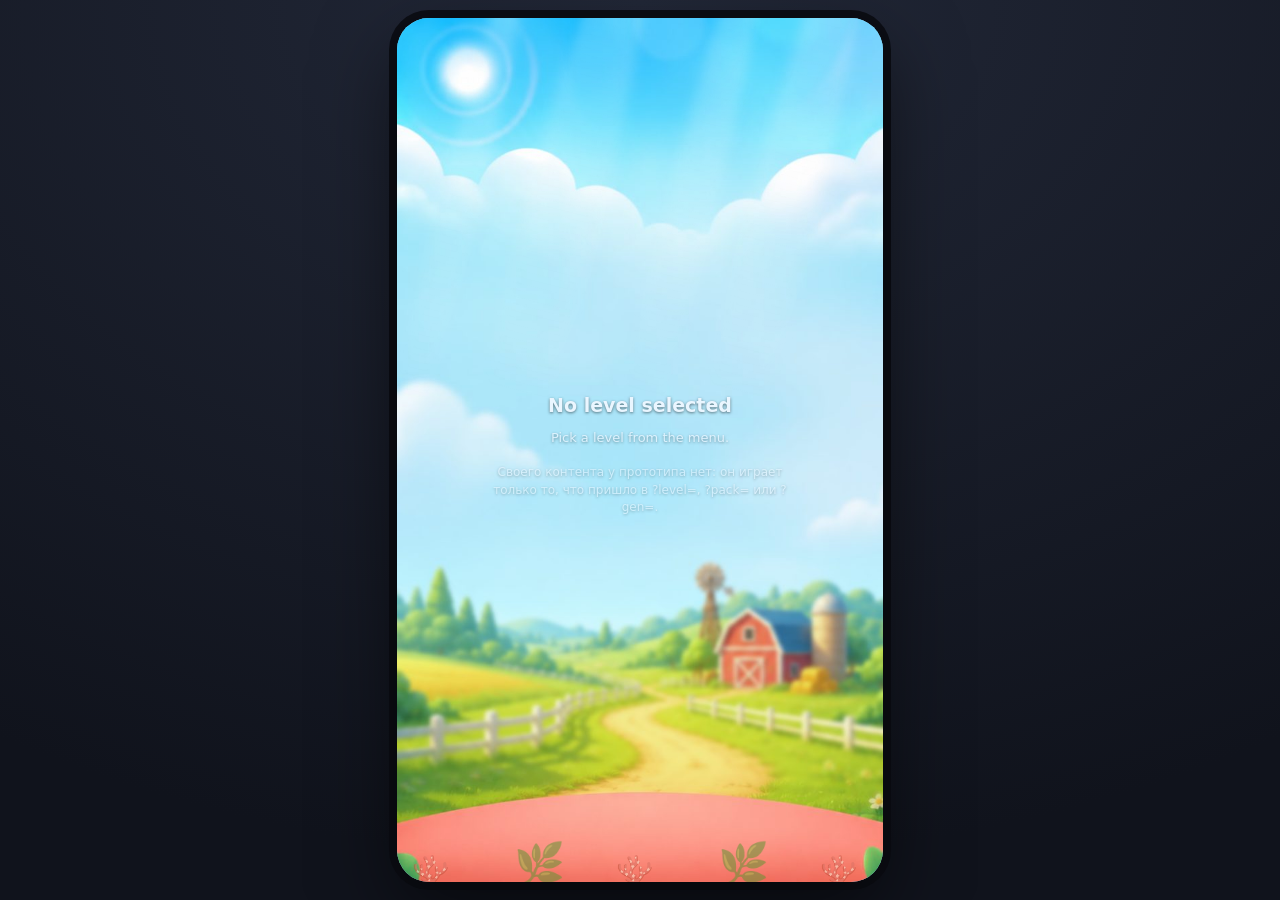
<file: games/fruit-word-jam/v30-fruit.html>
<!doctype html>
<html lang="en">
<head>
<meta charset="utf-8">
<meta name="viewport" content="width=device-width,initial-scale=1,maximum-scale=1,user-scalable=no">
<title>Fruit Word Jam</title>
<style>
  *{box-sizing:border-box;-webkit-tap-highlight-color:transparent;}
  html,body{margin:0;height:100%;}
  body{font-family:-apple-system,BlinkMacSystemFont,"Segoe UI",Roboto,sans-serif;
    height:100dvh;display:flex;align-items:center;justify-content:center;
    overflow:hidden;user-select:none;touch-action:none;
    background:radial-gradient(120% 120% at 50% 0%,#222838,#10131c 80%);}

  /* ===== РАМКА-ТЕЛЕФОН 9:16 ===== */
  #phone{position:relative;overflow:hidden;display:flex;flex-direction:column;align-items:center;
         background:#0a4a7e;}
  @media (max-aspect-ratio:1/1){ #phone{width:100vw;height:100dvh;border-radius:0;} }
  @media (min-aspect-ratio:1/1){ #phone{height:96dvh;aspect-ratio:9/16;width:auto;
         border-radius:32px;box-shadow:0 30px 80px rgba(0,0,0,.55),0 0 0 8px #0c0e15;} }

  /* ===== подводный фон ===== */
  #bg{position:absolute;inset:0;z-index:0;overflow:hidden;
      background:linear-gradient(180deg,#7fd8ec 0%,#2b9fd0 16%,#1479b4 40%,#0b5490 68%,#073a63 100%);}
  .ray{position:absolute;top:-12%;width:14%;height:70%;transform:rotate(14deg);
       background:linear-gradient(180deg,rgba(255,255,255,.28),rgba(255,255,255,0) 80%);
       filter:blur(6px);border-radius:50%;}
  .amb{position:absolute;bottom:-30px;border-radius:50%;
       border:2px solid rgba(255,255,255,.35);background:rgba(255,255,255,.08);
       animation:rise linear infinite;}
  @keyframes rise{to{transform:translateY(-115vh);}}
  .coral{position:absolute;bottom:-6px;font-size:42px;opacity:.55;filter:saturate(.8);}

  /* ===== HUD ===== */
  #hud{width:100%;padding:12px 14px 4px;z-index:5;display:flex;align-items:flex-start;gap:10px;}
  #movesWrap{position:relative;width:78px;height:78px;flex:0 0 auto;}
  #movesWrap svg{position:absolute;inset:0;transform:rotate(-90deg);}
  #movesTxt{position:absolute;inset:0;display:flex;flex-direction:column;align-items:center;justify-content:center;color:#fff;}
  #movesNum{font-size:26px;font-weight:800;line-height:1;}
  #movesLbl{font-size:10px;font-weight:800;letter-spacing:.5px;}
  #hudMid{flex:1;display:flex;flex-direction:column;align-items:center;gap:4px;padding-top:6px;}
  #lvl{color:#fff;font-weight:800;font-size:14px;text-shadow:0 1px 3px rgba(0,0,0,.4);letter-spacing:1px;}
  #pill{width:82%;max-width:220px;height:24px;background:#1b2340;border-radius:13px;position:relative;overflow:hidden;box-shadow:0 2px 6px rgba(0,0,0,.3);}
  #pillFill{position:absolute;left:3px;top:3px;bottom:3px;width:0;min-width:18px;border-radius:10px;
            background:linear-gradient(180deg,#ffb340,#f5820b);transition:width .4s;}
  #pillTxt{position:absolute;inset:0;display:flex;align-items:center;justify-content:center;color:#fff;font-weight:800;font-size:13px;}
  #gear{flex:0 0 auto;width:40px;height:40px;margin-top:14px;border:none;border-radius:50%;font-size:26px;
        background:transparent;color:#fff;cursor:pointer;text-shadow:0 2px 5px rgba(0,0,0,.4);}

  /* ===== поле ===== */
  #stage{flex:1;width:100%;position:relative;z-index:2;min-height:0;}
  #board{position:absolute;left:50%;top:50%;transform:translate(-50%,-50%);transform-origin:center;
         width:390px;height:600px;}
  .bub{position:absolute;border-radius:50%;display:flex;flex-direction:column;align-items:center;justify-content:center;
       color:#fff;font-weight:800;text-align:center;cursor:grab;touch-action:none;
       text-shadow:0 1px 3px rgba(0,0,0,.45);
       box-shadow:inset -6px -10px 18px rgba(0,20,80,.25), inset 4px 8px 14px rgba(255,255,255,.28), 0 6px 14px rgba(0,20,60,.25);}
  .bub::before{content:'';position:absolute;left:16%;top:9%;width:34%;height:20%;border-radius:50%;
       background:linear-gradient(180deg,rgba(255,255,255,.85),rgba(255,255,255,0));transform:rotate(-24deg);}
  .t1{background:radial-gradient(circle at 35% 30%,rgba(120,160,255,.95),rgba(62,98,208,.92) 70%,rgba(40,70,170,.95));}
  .t2{background:radial-gradient(circle at 35% 30%,rgba(140,220,110,.96),rgba(72,178,66,.93) 70%,rgba(45,130,45,.95));}
  .t3{background:radial-gradient(circle at 35% 30%,rgba(205,140,245,.96),rgba(154,84,208,.94) 70%,rgba(110,50,165,.96));}
  .t4{background:radial-gradient(circle at 35% 30%,rgba(255,190,110,.97),rgba(235,150,55,.94) 70%,rgba(200,110,30,.96));}
  .bub .ln{line-height:1.22;pointer-events:none;white-space:nowrap;}
  /* мета-пузырь с картинкой: эмодзи вместо слова, без текстовых начертаний */
  .bub .ln.icon{line-height:1;letter-spacing:0;font-weight:400;
                text-shadow:0 1px 3px rgba(0,0,0,.35);}
  .bub .val{margin-top:2px;font-size:11px;font-weight:800;color:#ffe9a8;pointer-events:none;
            background:rgba(0,0,0,.22);padding:1px 7px;border-radius:8px;}
  .bub.lift{cursor:grabbing;filter:brightness(1.12);z-index:60!important;}
  .bub.hintGlow{animation:hintP .55s ease-in-out infinite alternate;}
  @keyframes hintP{from{box-shadow:0 0 0 3px #ffd94a,0 0 18px 6px rgba(255,217,74,.75);}
                   to{box-shadow:0 0 0 5px #ffd94a,0 0 30px 12px rgba(255,217,74,.95);}}
  .bub.popping{transition:transform .3s,opacity .3s;transform:scale(1.45)!important;opacity:0;}
  /* секунда на чтение имени собранной категории: шар подсвечивается и слегка
     подпрыгивает, чтобы взгляд успел на него перейти */
  .bub.named{box-shadow:0 0 0 4px rgba(255,226,150,.95),0 0 30px 12px rgba(255,180,60,.6);
             animation:namePop .32s ease-out;}
  @keyframes namePop{0%{transform:scale(1);}45%{transform:scale(1.14);}100%{transform:scale(1);}}
  .bub.merged{animation:mpulse .28s ease-out;}
  @keyframes mpulse{0%{filter:brightness(1.35);}50%{filter:brightness(1.15);}100%{filter:none;}}
  .part{position:absolute;width:10px;height:10px;border-radius:50%;pointer-events:none;z-index:70;
        border:2px solid rgba(255,255,255,.8);background:rgba(255,255,255,.25);
        transition:transform .7s ease-out,opacity .7s;}

  /* ===== драг: путь читается подсветкой, а не линией ===== */
  /* Пузырь тащат, и по дороге загораются шары, над которыми он прошёл: игрок
     видит условную траекторию и понимает, на каком шаре будет остановка.
     Обведённый белым — точка остановки. Порядок правил важен: .tgt объявлен
     после .pass, поэтому цель перебивает след. */
  .bub.pass{box-shadow:0 0 0 3px rgba(130,225,255,.7),0 0 20px 7px rgba(130,225,255,.45)!important;}
  .bub.tgt{box-shadow:0 0 0 4px #fff,0 0 28px 11px rgba(130,225,255,.8)!important;}
  .bub.err{box-shadow:0 0 0 4px #ff5148,0 0 26px 9px rgba(255,81,72,.75)!important;animation:shk .34s;}
  .bub.blk{box-shadow:0 0 0 4px #e8f7ff,0 0 24px 8px rgba(205,240,255,.8)!important;animation:shk .34s;}
  @keyframes shk{0%,100%{margin-left:0;}25%{margin-left:-5px;}75%{margin-left:5px;}}
  /* покинутое место: видно, что досыпка его не занимает, пока шар в руке */
  #ghost{position:absolute;border-radius:50%;border:3px dashed rgba(255,255,255,.45);
         pointer-events:none;z-index:3;display:none;}

  /* ===== модификаторы (GDD §7) ===== */
  .bub.half{border:3px dashed rgba(255,255,255,.85);
    background:radial-gradient(circle at 35% 30%,rgba(155,235,255,.97),rgba(70,180,225,.94) 70%,rgba(38,128,175,.96));}
  .bub.ice{cursor:not-allowed;filter:saturate(.45) brightness(1.22);
    box-shadow:inset 0 0 0 5px rgba(255,255,255,.82),0 0 18px rgba(205,245,255,.8);}
  .bub.hid{cursor:not-allowed;
    background:radial-gradient(circle at 35% 30%,rgba(168,168,208,.96),rgba(98,98,150,.94) 70%,rgba(62,62,112,.96));}
  .bub .cnt{margin-top:2px;font-size:11px;font-weight:800;color:#fff;pointer-events:none;
            background:rgba(0,0,0,.34);padding:1px 7px;border-radius:8px;}
  #chain{position:absolute;left:0;right:0;height:14px;margin-top:-7px;z-index:55;
    background:repeating-linear-gradient(90deg,#d3dae4 0 10px,#69727e 10px 18px);
    border-top:2px solid rgba(255,255,255,.55);border-bottom:2px solid rgba(0,0,0,.4);
    box-shadow:0 4px 12px rgba(0,0,0,.5);transition:opacity .35s;}
  #chain .cn{position:absolute;right:10px;top:-13px;background:#12213a;color:#fff;
    font-size:11px;font-weight:800;border-radius:12px;padding:2px 9px;
    border:2px solid #d3dae4;white-space:nowrap;}
  #chain.hit{animation:shk .34s;
    background:repeating-linear-gradient(90deg,#ff5148 0 10px,#8e2b22 10px 18px);}

  /* ===== бустеры ===== */
  #boosters{width:100%;display:flex;justify-content:center;gap:18px;padding:6px 0 16px;z-index:5;}
  .boost{position:relative;width:64px;height:64px;border:none;border-radius:18px;cursor:pointer;font-size:30px;
         background:linear-gradient(180deg,#d8f4fb,#a8dcee);box-shadow:0 4px 10px rgba(0,20,60,.35),inset 0 -3px 6px rgba(60,140,180,.35);}
  .boost:active{transform:scale(.93);}
  .boost.off{filter:grayscale(1) brightness(.75);}
  .badge{position:absolute;top:-7px;right:-7px;min-width:22px;height:22px;border-radius:11px;background:#35c24d;
         color:#fff;font-size:13px;font-weight:800;display:flex;align-items:center;justify-content:center;
         box-shadow:0 2px 4px rgba(0,0,0,.3);padding:0 5px;}

  /* ===== тост / попапы ===== */
  #toast{position:absolute;left:50%;top:38%;transform:translate(-50%,-50%) scale(.5);z-index:30;pointer-events:none;
         font-size:44px;font-weight:900;font-style:italic;color:#fff;opacity:0;white-space:nowrap;
         text-shadow:0 0 18px rgba(80,200,255,.9),0 3px 6px rgba(0,0,0,.5);}
  #toast.show{animation:tpop 1.1s ease-out;}
  @keyframes tpop{0%{opacity:0;transform:translate(-50%,-50%) scale(.5);}
    18%{opacity:1;transform:translate(-50%,-50%) scale(1.15);}
    30%{transform:translate(-50%,-50%) scale(1);}
    75%{opacity:1;}100%{opacity:0;transform:translate(-50%,-62%) scale(1);}}
  #ov{position:absolute;inset:0;z-index:40;background:rgba(4,20,40,.62);display:none;
      align-items:center;justify-content:center;}
  #ov.show{display:flex;}
  #card{background:linear-gradient(180deg,#fdfeff,#dceefb);border-radius:22px;padding:26px 30px;text-align:center;
        width:78%;max-width:300px;box-shadow:0 18px 50px rgba(0,0,0,.5);animation:cardIn .35s ease-out;}
  @keyframes cardIn{from{transform:scale(.7);opacity:0;}to{transform:scale(1);opacity:1;}}
  #cardTtl{font-size:24px;font-weight:900;color:#15406b;margin-bottom:8px;}
  #cardMsg{font-size:14px;color:#3a6083;margin-bottom:18px;font-weight:600;}
  #cardBtn{border:none;border-radius:14px;padding:12px 34px;font-size:17px;font-weight:800;color:#fff;cursor:pointer;
        background:linear-gradient(180deg,#4fc463,#2d9e41);box-shadow:0 4px 0 #1f7530;}
  #cardBtn:active{transform:translateY(2px);box-shadow:0 2px 0 #1f7530;}
  .conf{position:absolute;width:9px;height:14px;z-index:45;pointer-events:none;
        transition:transform 1.1s ease-in,opacity 1.1s;}
</style>
<style>
  /* v28: только визуальный fruit-reskin; логика v27 не меняется */
  #phone{background:#8ed4f2;}
  #bg{background:url('fruit-v28/bg.jpg') center bottom/cover no-repeat;}
  .bub{border-radius:50%;overflow:hidden;background-position:center;background-size:97% 97%;background-repeat:no-repeat;
       box-shadow:none!important;text-shadow:0 2px 4px rgba(40,30,20,.8);}
  .bub::before{display:none;}
  .bub.t1{background-image:url('fruit-v28/green_apple.png');}
  .bub.t2{background-image:url('fruit-v28/mango.png');}
  .bub.t3{background-image:url('fruit-v28/pineapple.png');}
  .bub.t4{background-image:url('fruit-v28/watermelon.png');}
  .bub.half,.bub.ice,.bub.hid{background-color:transparent;}
  .bub .ln{display:block;max-width:92%;margin-inline:auto;background:rgba(42,28,18,.48);border-radius:8px;padding:2px 5px;text-align:center;line-height:1.12;transform:scale(.9);transform-origin:center;}
  .bub .ln.icon{background:rgba(42,28,18,.34);}
  #movesWrap{background:url('fruit-v28/moves.png') center/contain no-repeat;}
  #movesWrap svg{display:none;}
  #pill{background:url('fruit-v28/pill.png') center/100% 100% no-repeat;}
  #pillFill{background:url('fruit-v28/pill_fill.png') center/100% 100% no-repeat;}
  #gear{background:url('fruit-v28/gear.png') center/contain no-repeat;font-size:0;}
  .boost{background:transparent center/contain no-repeat;border-radius:0;box-shadow:none;}
  #bPlus{background-image:url('fruit-v28/btn_plus.png');}
  #bHint{background-image:url('fruit-v28/btn_hint.png');}
  #bMag{background-image:url('fruit-v28/btn_mag.png');}
</style>
</head>
<body>
<div id="phone">
  <div id="bg"></div>

  <div id="hud">
    <div id="movesWrap">
      <svg viewBox="0 0 78 78">
        <circle cx="39" cy="39" r="35" fill="#1b2340" stroke="#0e1327" stroke-width="7"/>
        <circle id="ring" cx="39" cy="39" r="35" fill="none" stroke="url(#rg)" stroke-width="6"
                stroke-linecap="round" stroke-dasharray="219.9" stroke-dashoffset="0"/>
        <defs><linearGradient id="rg" x1="0" y1="0" x2="1" y2="1">
          <stop offset="0" stop-color="#ff4fd8"/><stop offset="1" stop-color="#8a4dff"/>
        </linearGradient></defs>
      </svg>
      <div id="movesTxt"><div id="movesNum">42</div><div id="movesLbl">MOVES</div></div>
    </div>
    <div id="hudMid">
      <div id="lvl">ORIGINAL · v28 · LVL 1</div>
      <div id="pill"><div id="pillFill"></div><div id="pillTxt">0/12</div></div>
    </div>
    <button id="gear">⚙️</button>
  </div>

  <div id="stage"><div id="board">
    <div id="ghost"></div>
    <div id="chain" hidden><span class="cn">0/2</span></div>
  </div></div>

  <div id="boosters">
    <button class="boost" id="bPlus">➕<div class="badge" id="nPlus">3</div></button>
    <button class="boost" id="bHint">🔍<div class="badge" id="nHint">3</div></button>
    <button class="boost" id="bMag">🧲<div class="badge" id="nMag">3</div></button>
  </div>

  <div id="toast"></div>
  <div id="ov"><div id="card">
    <div id="cardTtl"></div><div id="cardMsg"></div>
    <button id="cardBtn">Play again</button>
  </div></div>
</div>

<script>
/* ===== масштаб поля под рамку ===== */
function fit(){
  const stage=document.getElementById('stage'), board=document.getElementById('board');
  if(!board.offsetWidth) return;
  const sw=stage.clientWidth-8, sh=stage.clientHeight-8;
  const s=Math.max(.4, Math.min(sw/board.offsetWidth, sh/board.offsetHeight, 1.5));
  board.style.transform=`translate(-50%,-50%) scale(${s})`;
  boardScale=s;
}
window.addEventListener('resize',fit);
let boardScale=1;

/* ===== декорации фона ===== */
(function(){
  const bg=document.getElementById('bg');
  [[8,'8%'],[16,'26%'],[10,'55%'],[14,'72%']].forEach(([w,l])=>{
    const r=document.createElement('div');r.className='ray';r.style.left=l;r.style.width=w+'%';bg.appendChild(r);
  });
  for(let i=0;i<10;i++){
    const b=document.createElement('div');b.className='amb';
    const s=4+((i*7)%12);b.style.width=b.style.height=s+'px';
    b.style.left=(5+i*9.5)+'%';
    b.style.animationDuration=(9+(i*3)%8)+'s';b.style.animationDelay=(-i*1.7)+'s';
    bg.appendChild(b);
  }
  ['🪸','🌿','🪸','🌿','🪸'].forEach((e,i)=>{
    const c=document.createElement('div');c.className='coral';c.textContent=e;
    c.style.left=(3+i*21)+'%';c.style.fontSize=(30+(i*11)%22)+'px';bg.appendChild(c);
  });
})();

/* ===== контент уровня =======================================================
   Своего контента у прототипа НЕТ. Он исполняет уровень, который ему передали:
   `?level=<json>`, `?pack=<id>&n=<N>` или пакет из хранилища (`?gen=N`).

   Раньше здесь лежали двенадцать зашитых категорий — SEASONS, SPACE, FOOD и так
   далее, — и любой сбой загрузки молча подменял ими настоящий уровень. Читалось
   это как «прототип работает»: поле полное, пузыри тащатся, категории
   собираются. На деле проверяющий играл не в тот уровень, который проверял, и
   заметить подмену можно было только по словам на пузырях. Так уже терялись
   ошибки: пакет без `board` роняло обращение к `L.board.move_limit`, ошибку
   гасил общий catch, и вместо своего уровня показывался демо-контент.

   Поэтому уровня нет — играть нечего, и прототип говорит это вслух (`noLevel`
   в конце файла). Пустой экран с объяснением честнее полного экрана с чужими
   словами. */
let TARGETS=[];
/* Сколько слов каждой категории лежит на старте. Заполняется выкладкой уровня
   (`applyLevel`); своих значений здесь больше нет. */
let START_COUNTS=[];
/* Вместимость поля: сколько пузырей видно одновременно. 24 — замер целевой игры
   (TARGET_GAME_OBSERVATIONS §2), то же число стоит в BOARD_CAPACITY инструмента.
   Раньше здесь было 19, взятое из зашитого демо-контента, и уровень в проверке
   выглядел разреженнее, чем он есть. Демо-контента больше нет вовсе. */
const BOARD_CAPACITY=24;

/* ===== лимит ходов ==========================================================
   Давление ходов — половина механики (GDD §2 п.10), поэтому уровень без лимита
   это ИСКЛЮЧЕНИЕ, которое объявляется здесь явно, а не получается само собой из
   недостающего поля в пакете. Раньше было наоборот: пакет приезжал без
   move_limit, прототип молча включал ∞, и вся сданная линейка игралась
   безлимитной — проверить баланс на ней было нельзя.

   Формула лимита одна на проект: move_limit = ceil((3*M + chunks) * K),
   M = категорий, chunks = склейки половинок, K от 1.6 (просторно) до 1.25
   (спайк). Дублируется в core/levelMath.ts и scripts/pack_to_handoff.py. */
const MIN_MOVE_LIMIT_K=1.25, MAX_MOVE_LIMIT_K=1.6;
/* K для уровня, приехавшего вообще без лимита: середина коридора. Такой уровень
   всё равно играется с лимитом — «данных нет» не повод снимать механику. */
const FALLBACK_MOVE_LIMIT_K=1.4;
const UNLIMITED={
  /* Туториал: в референсе L1 без лимита, там учат одному драгу. */
  levels:[1],
  /* Режимы, где ресурс игрока не ходы: ?mode=timed | daily */
  modes:['timed','daily'],
};
const MODE=new URLSearchParams(location.search).get('mode')||'';
/* Уровень безлимитен, только если так сказал этот конфиг: номер в списке,
   режим из списка или явный ?unlimited=1 для ручной проверки. */
function isUnlimited(levelId){
  if(new URLSearchParams(location.search).get('unlimited')==='1') return true;
  if(UNLIMITED.modes.includes(MODE)) return true;
  return UNLIMITED.levels.includes(levelId);
}
function computeMoveLimit(categories,chunks){
  const floor=categories*3+(chunks||0);
  return Math.ceil(floor*FALLBACK_MOVE_LIMIT_K);
}

/* ===== досыпка: поводы ======================================================
   Досыпка приходит на четыре повода и только на них, и на каждый — своё
   фиксированное число шаров (GDD §2 п.6, §3):
     1) собрана категория            4 (мета-категория 3: одно место уже занято
                                        шаром-именем родителя);
     2) склеены две половинки        1;
     3) тупик — на поле не осталось ни одной возможной пары   4, с перепроверкой
        поля после приземления: если и четвёрка хода не дала, придёт следующая;
     4) MISS_RESCUE неверных попыток ПОДРЯД                   1.
   Обычный мердж досыпку не вызывает: пустеющее поле — это давление, ради
   которого механика и существует.

   Почему у двух предохранителей числа РАЗНЫЕ, и именно такие (решение владельца
   продукта 03.08). Оба они наша добавка: в ТЗ предохранителей нет вовсе, поэтому
   правило «сколько мест освободилось, столько и приходит» ни к одному из них не
   применяется — при обоих не освободилось ни одного места. Разница в том, ЧТО
   они лечат. Тупик — поле: ходов физически нет, и его надо вернуть в играбельное
   состояние, а четвёрка делает это почти всегда с первого раза. Безыдейность —
   не поле, а взгляд игрока: ходы есть, он их не видит. Чинить тут нечего, и
   четвёрка случайных слов работала против него, добавляя шума в поле, которое и
   так запутало. Поэтому подсказка — один шар.

   MISS_RESCUE — настраиваемое число, а не константа «на глаз», поэтому оно
   стоит здесь, в конфиге, и переопределяется в адресной строке (`?miss=N`)
   для ручной проверки без пересборки.

   Почему 5. Начинали с 3: одна ошибка это опечатка драга, две бывают на
   честной ловушке. Но три подряд ещё не значит «перебираю наугад» — на
   уровне 12 оригинала ловушек в четвёрках сразу несколько (`black`/`green`
   в TEA, а не в цветах; `may`/`march` как обычные слова, а не месяцы), и
   три промаха там набирает игрок, который как раз ДУМАЕТ. Планка поднята
   до 5: помощь не должна приходить раньше, чем человек действительно упёрся.
   Число временное и подбирается наигровкой — на то оно и в конфиге. */
const MISS_RESCUE_DEFAULT=5;
const MISS_RESCUE=(()=>{
  const raw=new URLSearchParams(location.search).get('miss');
  const n=raw===null?NaN:Number(raw);
  return Number.isInteger(n)&&n>0&&n<=20?n:MISS_RESCUE_DEFAULT;
})();

let FULL={}, MOVES_START=48, CATS_TOTAL=0, FIELD_TARGET=BOARD_CAPACITY, NO_LIMIT=false;
const FRUIT_FAMILIES=['apples','pears','berries','citrus','grapes','stonefruit','melons','tropical','pitaya','cherries'];
let FRUIT_FAMILY='apples';
let METAW=new Set(); /* мета-слова уровня: не спавнятся, приходят превращением четвёрки */
/* Картинки мета-пузырей от пакета: {СЛОВО -> эмодзи}. Пузырь рисуется значком
   вместо текста, но словом БЫТЬ не перестаёт: мерджи, категория и мета-связь
   считаются по слову. Ключ в верхнем регистре — прототип весь текст уровня
   приводит к верхнему. Поле пакета — icons (см. core/playableHandoff.ts). */
let METAICON={};
/* Выкладка от генератора: [{v:имя категории, e:слово}]. null — генератор её не
   прислал (демо-контент, старый пакет), тогда состав считается на месте
   по START_COUNTS, а порядок тасуется. См. комментарий в applyDeal. */
let DEAL=null;
/* Очередь линий от генератора: {ИМЯ КАТЕГОРИИ -> сборов до открытия} или null.
   Крупный уровень (больше 12 категорий) не показывает часть категорий сразу:
   пока сборов меньше порога, досыпка ПРОПУСКАЕТ пузыри такой линии и берёт из
   очереди следующий подходящий. Считает генератор (planGates в
   tool/level-tool/web/src/core/deal.ts), прототип ИСПОЛНЯЕТ — иначе поле на
   16 категориях встречает игрока обрывками всех линий разом, и пачка в 4 шара
   расходится по четырём разным категориям, не закрывая ни одной. */
let GATES=null;
/* Распилы от пакета: {категория::СЛОВО -> [КУСОК,КУСОК]} или null. */
let CHUNKS=null;
/* Модификатор от пакета: {type:'ice'|'hidden'|'chain', frozen/hidden:[{word,
   category,layers}], chain_need} или null. Правило то же, что у выкладки и
   распилов: если модификатор задан пакетом, прототип его ИСПОЛНЯЕТ (морозит
   ровно указанные слова, ставит цепь с указанным счётчиком), а эвристику
   `?mod=` не применяет. Лимит пакета бонус за блокиратор уже содержит. */
let PACK_MOD=null;
function applyContent(){ FULL={}; TARGETS.forEach(t=>FULL[t.v]=t.ex.length); CATS_TOTAL=TARGETS.length; }
applyContent();

/* ===== уровень из JSON (?level=путь-к-файлу) — схема в levels/SCHEMA.md =====
   имена категорий скрыты до сборки (как в референсе): пузыри показывают слова,
   имя категории появляется только на финальном оранжевом пузыре. */
function applyLevel(L){
  const levelId=Number(L.level_id)||1;
  FRUIT_FAMILY=FRUIT_FAMILIES[Math.max(0,levelId-2)%FRUIT_FAMILIES.length];
  TARGETS=L.categories.map(c=>({v:c.name.toUpperCase(),ex:c.words.map(w=>w.toUpperCase())}));
  const M=TARGETS.length,total=M*4;
  /* ЦЕПОЧКИ (правило референса): слово = имя другой категории уровня -> мета-слово.
     Оно не спавнится: игрок собирает ту категорию, и четвёрка ПРЕВРАЩАЕТСЯ
     в этот шар-слово родителя. */
  const byName={}; TARGETS.forEach((t,ti)=>byName[t.v]=ti);
  TARGETS.forEach(p=>{ p.meta=p.meta||null; });
  TARGETS.forEach(p=>p.ex.forEach(w=>{
    const ci=byName[w];
    if(ci!==undefined&&TARGETS[ci]!==p) TARGETS[ci].meta={parent:p.v,word:w};
  }));
  METAW=new Set(TARGETS.filter(t=>t.meta).map(t=>t.meta.word));
  METAICON={};
  (L.icons||[]).forEach(i=>{ if(i&&i.word&&i.icon) METAICON[String(i.word).toUpperCase()]=i.icon; });
  /* board может не приехать вовсе: у старых пакетов его нет. Обращение к
     L.board.move_limit на таком пакете когда-то падало, ошибка гасилась общим
     catch, и вместо своего уровня показывался зашитый демо-контент. Теперь
     подменять нечем: сбой загрузки честно говорит «играть нечего» (noLevel). */
  const board=L.board||{};
  /* Безлимит — только по конфигу выше. Если лимита в пакете нет, он считается
     по формуле: молчаливое ∞ снимало бы с уровня половину механики. */
  NO_LIMIT=isUnlimited(L.level_id);
  MOVES_START=NO_LIMIT?total*3
    :(board.move_limit!=null?board.move_limit:computeMoveLimit(M,0));
  const capacity=board.board_capacity||BOARD_CAPACITY;
  FIELD_TARGET=Math.min(board.start_bubbles||capacity,capacity,total);
  CHUNKS=applyChunks(L);
  DEAL=applyDeal(L);
  GATES=DEAL?DEAL.gates:null;
  PACK_MOD=applyPackModifier(L);
  if(DEAL){
    /* поле меряется в ПУЗЫРЯХ: распиленное слово занимает два места */
    FIELD_TARGET=expandChunks(DEAL.start,CHUNKS).list.length;
  }else{
    /* старт: первой полную четвёрку получает категория без мета-слов,
       остальным раздаём почти поровну (не выше числа спавнящихся слов) */
    const spawnable=TARGETS.map(t=>t.ex.filter(w=>!METAW.has(w)).length);
    const order=[...TARGETS.keys()];
    const ff=spawnable.findIndex(n=>n===4);
    if(ff>0){order.splice(ff,1);order.unshift(ff);}
    START_COUNTS=new Array(M).fill(0);
    if(ff>=0) START_COUNTS[order[0]]=4;
    let left=FIELD_TARGET-(ff>=0?4:0), i=(ff>=0?1:0);
    let guard=10*M;
    while(left>0&&guard-->0){
      const ci=order[i%M];
      if(START_COUNTS[ci]<Math.min(4,spawnable[ci])){START_COUNTS[ci]++;left--;}
      i++;
    }
  }
  applyContent();
  document.getElementById('lvl').textContent='ORIGINAL · v30 · LVL '+levelId;
  preloadFruitFamily(FRUIT_FAMILY);
}

const fruitImageCache=new Map();
function preloadFruitFamily(family){
  for(let stage=1;stage<=5;stage++){
    const src=`assets-fruit-v29/${family}_${String(stage).padStart(2,'0')}.png`;
    if(fruitImageCache.has(src)) continue;
    const img=new Image(); img.decoding='async'; img.src=src;
    fruitImageCache.set(src,img);
  }
}

/* ===== выкладка от генератора ==============================================
   Что лежит на поле на старте и в каком порядке приходит досыпка — считает
   генератор (tool/level-tool/web/src/core/deal.ts) и присылает вместе с уровнем.
   Прототип её ИСПОЛНЯЕТ. Своей случайности здесь больше нет: раньше слова
   тасовались через Math.random при каждом заходе, и один и тот же уровень у двух
   проверяющих выглядел по-разному. Наигровка руками в таких условиях ничего не
   доказывает — непонятно, уровень тяжёлый или выкладка не повезла.

   Проверяем состав перед тем, как принять: выкладка обязана раздать каждое
   спавнящееся слово ровно один раз. Не сошлось — считаем сами и говорим об этом
   в консоль, потому что молча сыграть в другой уровень хуже, чем сыграть в свой
   со случайной выкладкой. */
function applyDeal(L){
  const d=L.deal;
  if(!d||!Array.isArray(d.start)||!Array.isArray(d.queue)) return null;
  const byId={}; (L.categories||[]).forEach(c=>byId[c.id]=c.name.toUpperCase());
  const need={};
  TARGETS.forEach(t=>t.ex.forEach(w=>{ if(!METAW.has(w)) need[t.v+'::'+w]=(need[t.v+'::'+w]||0)+1; }));
  const start=[],queue=[];
  let bad=null;
  [[d.start,start],[d.queue,queue]].forEach(([src,dst])=>src.forEach(b=>{
    const v=byId[b.category];
    const e=String(b.word||'').toUpperCase();
    if(v===undefined){ bad=bad||('нет категории '+b.category); return; }
    const key=v+'::'+e;
    if(!need[key]){ bad=bad||('лишний пузырь '+key); return; }
    need[key]--;
    dst.push({v:v,e:e});
  }));
  const missing=Object.keys(need).filter(k=>need[k]>0);
  if(missing.length) bad=bad||('не роздано: '+missing.slice(0,3).join(', '));
  if(bad){
    console.warn('[playable] выкладка уровня не сошлась ('+bad+') — раскладываю сам');
    return null;
  }
  /* Очередь линий: непонятая запись пропускается с warn. Сыграть уровень без
     одного гейта честнее, чем не сыграть вовсе, — но молчать нельзя: без гейта
     линия выйдет на поле раньше, чем её проверял симулятор. */
  const gates={};
  (d.gates||[]).forEach(g=>{
    const v=byId[g&&g.category];
    const n=Math.floor(Number(g&&g.after_collected));
    if(v===undefined||!(n>0)){ console.warn('[playable] гейт не понят, пропускаю:',g); return; }
    gates[v]=n;
  });
  return {start:start,queue:queue,gates:Object.keys(gates).length?gates:null};
}
/* Распилы, заданные пакетом: {категория::СЛОВО -> [КУСОК, КУСОК]}.
   Если они есть, прототип их ИСПОЛНЯЕТ и своей эвристикой (splitHalves)
   не пользуется: пакет с распилами воспроизводит записанный уровень, а
   эвристика выбрала бы другие слова и другие точки распила. Формат —
   tool/level-tool/web/src/core/playableHandoff.ts */
/* Карта распилов: `КАТЕГОРИЯ::СЛОВО` → части и НОМЕР ПАРЫ.

   Номер пары обязан быть уникальным на весь уровень, и берётся он здесь —
   из позиции распила в списке пакета. Раньше номера выдавал expandChunks,
   считая от единицы в КАЖДОМ своём вызове, а вызывают его дважды: на стартовое
   поле и на очередь. Половинки старта получали 1,2,3 и половинки очереди тоже
   1,2,3 — то есть у `dol|phin` со старта и у `choco|late` из очереди совпадал
   номер пары. Склейка проверяла только номер и сторону, поэтому `dol`
   склеивался с `late`: получался пузырь категории OCEAN ANIMALS со словом
   CHOCOLATE, слово `dolphin` из уровня исчезало, а `phin` и `choco` оставались
   на поле сиротами, которым не с чем слиться никогда. Отсюда и «уровень не
   доигрывается, остался один шар». */
function applyChunks(L){
  if(!Array.isArray(L.chunks)||!L.chunks.length) return null;
  const byId={}; (L.categories||[]).forEach(c=>byId[c.id]=c.name.toUpperCase());
  const map={}; let id=0;
  for(const ch of L.chunks){
    const v=byId[ch.category], e=String(ch.word||'').toUpperCase();
    const p=ch.pieces||[];
    if(v===undefined||p.length!==2){
      console.warn('[playable] распил не понят, пропускаю:',ch); continue;
    }
    map[v+'::'+e]={pair:++id,parts:[String(p[0]).toUpperCase(),String(p[1]).toUpperCase()]};
  }
  return Object.keys(map).length?map:null;
}
/* Модификатор от пакета. Слова приводятся к верхнему регистру, категория — id
   из списка уровня. Непонятые записи пропускаются с warn: сыграть уровень без
   блокиратора честнее, чем не сыграть вовсе. */
function applyPackModifier(L){
  const m=L.modifier;
  if(!m||!m.type) return null;
  if(m.type==='chain') return {type:'chain',need:Math.max(1,(m.chain_need|0)||2)};
  const byId={}; (L.categories||[]).forEach(c=>byId[c.id]=c.name.toUpperCase());
  const src=m.type==='ice'?m.frozen:m.hidden;
  if(!Array.isArray(src)||!src.length){
    console.warn('[playable] модификатор без списка слов, пропускаю:',m); return null;
  }
  const list=[];
  for(const b of src){
    const v=byId[b.category];
    if(v===undefined){ console.warn('[playable] модификатор: нет категории',b); continue; }
    list.push({v:v,e:String(b.word||'').toUpperCase(),layers:Math.max(1,(b.layers|0)||2)});
  }
  return list.length?{type:m.type,list:list}:null;
}
/* Заморозить/закрыть ровно те пузыри старта, что указал пакет. */
function applyPackBlockers(pm){
  for(const it of pm.list){
    const b=bubbles.find(x=>!x.half&&x.val===it.v&&x.exs.length===1
      &&x.exs[0]===it.e&&x.ice<=0&&x.hid<=0);
    if(!b){ console.warn('[playable] модификатор: слова нет на старте',it); continue; }
    if(pm.type==='ice') b.ice=it.layers; else b.hid=it.layers;
    paint(b); place(b);
  }
}
/* Своя ли это пара половинок. Правило ОДНО на прототип: им проверяет и склейка
   (canMerge), и поиск легального хода (legalMove). Две копии правила здесь уже
   стоили нам непроходимого уровня — расходясь, они дают либо склейку, которую
   поиск хода не видит, либо ход, который склейка отвергает; во втором случае
   страховка от тупика не срабатывает, потому что ход формально есть.

   Признаков четыре, а не один номер пары: номер, разные стороны, одно и то же
   целое слово, одна и та же категория. Одного номера хватало ровно до того дня,
   когда номера двух разных слов совпали (см. applyChunks) — склейка молча собрала
   `dol`+`late`, пузырь получил категорию первого и слово второго, и уровень стал
   непроходимым без единого сообщения. */
function samePair(a,b){
  return !!(a.half&&b.half
    &&a.half.pair===b.half.pair
    &&a.half.side!==b.half.side
    &&a.half.whole===b.half.whole
    &&a.val===b.val);
}
/* Разворачивает список выкладки: распиленное слово становится двумя пузырями.
   Номер пары НЕ выдаётся здесь: он лежит в карте распилов и один на весь
   уровень — см. applyChunks про то, чем кончалась нумерация по месту. */
function expandChunks(list,map){
  if(!map) return {list:list,pairs:0};
  const out=[]; const seen=new Set();
  for(const it of list){
    const ch=map[it.v+'::'+it.e];
    if(!ch){ out.push(it); continue; }
    seen.add(ch.pair);
    out.push({v:it.v,e:ch.parts[0],half:{pair:ch.pair,whole:it.e,side:0}},
             {v:it.v,e:ch.parts[1],half:{pair:ch.pair,whole:it.e,side:1}});
  }
  return {list:out,pairs:seen.size};
}
const W=390,H=600;
/* сколько собранная категория стоит на поле с открытым именем перед уничтожением */
const NAME_HOLD=1000;
const PRAISE=['Cool!','Great!','Splendid!','Awesome!','Nice!'];

const board=document.getElementById('board');
const chainEl=document.getElementById('chain');
const ghostEl=document.getElementById('ghost');

/* ===== модификаторы: ?mod=halves|ice|hidden|chain (GDD §7) ==================
   Один модификатор на партию, уровень пересобирается с ним: половинки добавляют
   склейки в лимит ходов, лёд и «?» дают по ходу форы, цепь делит поле.
   Выбираются селектором на странице отчёта, рядом с выбором уровня. */
const MOD=new URLSearchParams(location.search).get('mod')||'none';
/* пузырь в руке: поле замирает целиком, чтобы структура не пересобиралась
   и освободившееся место не занималось досыпкой до финального решения */
let held=false;
let chainY=null,chainNeed=0,chainDown=true,halfPairs=0,MOVES_MAX=48;

let bubbles=[],queue=[],moves=0,done=0,over=false,praiseI=0,pendingPops=0;
let boosts={plus:3,hint:3,mag:3};
let uid=0;

function rFor(n){return Math.min(38+(n-1)*12,72);}

function makeBubble(val,ex,x,y,opt){
  const o=opt||{};
  const b={id:uid++,val,exs:[ex],x,y,px:x,py:y-1.2,r:rFor(1),
           half:o.half||null,ice:0,hid:0,zone:0,
           dragging:false,popping:false,named:false,el:document.createElement('div')};
  b.el.className='bub t1';
  b.el.addEventListener('pointerdown',e=>grab(e,b));
  board.appendChild(b.el);
  paint(b); place(b);
  bubbles.push(b);
  return b;
}
function paint(b){
  const n=b.exs.length;
  b.r=b.half?32:rFor(n);
  let cls='bub t'+Math.min(n,4);
  if(b.half) cls+=' half';
  if(b.ice>0) cls+=' ice';
  if(b.hid>0) cls+=' hid';
  if(b.el.classList.contains('hintGlow')) cls+=' hintGlow';
  b.el.className=cls;
  const stage=b.half?1:Math.min(n+1,5);
  b.el.style.setProperty('background-image',`url('assets-fruit-v29/${FRUIT_FAMILY}_${String(stage).padStart(2,'0')}.png')`,'important');
  let html;
  if(b.hid>0){
    html='<div class="ln" style="font-size:26px">?</div>';           /* слово закрыто */
  }else if(b.half){
    /* Половинка — кусок как есть, без указателя стороны.
       Раньше рисовалась точка («AU\u00b7», «\u00b7GUST»), и это была подсказка, которая
       съедала механику: если сторона видна, порядок склейки известен заранее,
       и догадываться остаётся не о чем.
       Оригинал так и делает: на записи уровня 12 (reference/LVL11-17.MP4,
       137-я секунда) половинки подписаны голыми кусками — PHIN, RIDA, TE,
       CASM, DOL, LON, — а отличаются они цветом пузыря, не текстом. У нас ту
       же роль играет пунктирная рамка: «это половинка» видно, «с какой
       стороны» — нет. */
    const t=b.exs[0];
    const fs=Math.min(14,Math.floor((b.r*2-12)/(0.62*t.length)));
    html='<div class="ln" style="font-size:'+fs+'px">'+t+'</div>';
  }else if(n>=(FULL[b.val]||4)){
    /* полная категория = оранжевый пузырь с ИМЕНЕМ категории (до этого имя скрыто) */
    const fs=Math.min(17,Math.floor((b.r*2-16)/(0.62*b.val.length)));
    html='<div class="ln" style="font-size:'+fs+'px">'+b.val+'</div>';
  }else{
    /* одиночка = слово; склеенный шар = ВСЕ собранные слова стопкой (как в референсе).
       Мета-слово с картинкой рисуется значком вместо текста. В подсчёт размера
       шрифта оно входит короткой строкой: иначе длинное имя категории
       («ICE CREAM») жало бы соседние слова, хотя на экране от него осталась
       одна эмодзи. Значок крупнее текста — он и должен читаться первым. */
    const maxLen=Math.max(...b.exs.map(e=>METAICON[e]?2:e.length));
    const base=n===1?15:14;
    const fs=Math.min(base,Math.floor((b.r*2-14)/(0.62*maxLen)),Math.floor((b.r*2-18)/(1.3*n)));
    html=b.exs.map(e=>METAICON[e]
      ?'<div class="ln icon" style="font-size:'+Math.round(fs*(n===1?2.6:1.5))+'px">'+METAICON[e]+'</div>'
      :'<div class="ln" style="font-size:'+fs+'px">'+e+'</div>').join('');
  }
  if(b.ice>0) html+='<div class="cnt">\u2744 '+b.ice+'</div>';
  else if(b.hid>0) html+='<div class="cnt">'+b.hid+'</div>';
  b.el.innerHTML=html;
  b.el.style.width=b.el.style.height=b.r*2+'px';
}
function place(b){
  b.el.style.left=(b.x-b.r)+'px';
  b.el.style.top=(b.y-b.r)+'px';
}

/* ===== модификаторы: подготовка уровня =====================================
   Половинки — акцент, а не фон: немного слов, только часть категорий, не больше
   одного распила в категории. Фрагмент не имеет права быть словом уровня, иначе
   игрок честно потащит половинку в категорию как слово. Полного словаря
   у прототипа нет, поэтому распил вида SHR|IMP такая проверка не поймает —
   ограничение известное. */
function splitHalves(list){
  const words=new Set(); TARGETS.forEach(t=>t.ex.forEach(w=>words.add(w)));
  const usedCats=new Set(); let pairs=0,pid=0;
  for(let i=0;i<list.length&&pairs<3;i++){
    const it=list[i];
    if(it.half||usedCats.has(it.v)) continue;
    const w=it.e;
    if(w.length<6||!/^[A-Za-zА-Яа-яЁё]+$/.test(w)) continue;
    const mid=Math.floor(w.length/2);
    let parts=null;
    for(const at of [mid,mid-1,mid+1]){
      if(at<2||w.length-at<2) continue;
      const a=w.slice(0,at),b=w.slice(at);
      if(words.has(a)||words.has(b)) continue;
      parts=[a,b]; break;
    }
    if(!parts) continue;
    words.add(parts[0]); words.add(parts[1]);
    usedCats.add(it.v); pid++;
    list.splice(i,1,{v:it.v,e:parts[0],half:{pair:pid,whole:w,side:0}},
                    {v:it.v,e:parts[1],half:{pair:pid,whole:w,side:1}});
    i++; pairs++;
  }
  return pairs;
}
/* Лёд и «?»: по одному пузырю на категорию, максимум два на уровень, счётчик 2-3.
   Снимаются успешными мерджами на поле — ошибка слой не снимает. */
function setBlockers(kind){
  const usedCats=new Set(); let n=0;
  for(const b of bubbles){
    if(n>=2) break;
    if(b.half||usedCats.has(b.val)) continue;
    usedCats.add(b.val);
    if(kind==='ice') b.ice=2+n; else b.hid=2+n;
    paint(b); n++;
  }
  return n;
}
/* Цепь: линия ставится так, чтобы под ней осталась примерно треть кучи — цепь
   отделяет именно нижнюю часть шаров. Мердж через неё запрещён, и она же
   физическая преграда: свою зону пузыри не покидают, пока цепь висит.
   Снимается сбором категорий, счётчик показан на самой цепи. */
function setChain(need){
  const ys=bubbles.map(b=>b.y).sort((a,b)=>a-b);
  if(ys.length<4) return;
  const cut=Math.max(1,Math.floor(ys.length*0.66));
  chainY=Math.round((ys[cut-1]+ys[cut])/2);
  chainNeed=need||2; chainDown=false;
  bubbles.forEach(b=>{ b.zone=b.y>chainY?1:0; });
  chainEl.hidden=false; chainEl.style.opacity='1'; chainEl.style.top=chainY+'px';
}
function updChain(){
  if(chainY==null) return;
  chainEl.querySelector('.cn').textContent=chainDown
    ? 'chain removed' : Math.min(done,chainNeed)+'/'+chainNeed+' categories';
}
function breakChain(msg){
  if(chainDown) return;
  chainDown=true;
  chainEl.style.opacity='0';
  setTimeout(()=>{ if(chainDown) chainEl.hidden=true; },400);
  updChain();
  toastText(msg||'CHAIN BROKEN',true);
}
/* Страховка от запертой раскладки: лёд тает только от мерджей, цепь снимается
   только сбором категорий. Если легального мерджа не осталось и досыпки уже
   не будет, препятствие снимается само — молча показывать неразрешимое поле
   хуже, чем признать ограничение вслух. */
function legalMove(){
  const act=bubbles.filter(b=>!inert(b)&&b.ice<=0&&b.hid<=0);
  for(let i=0;i<act.length;i++)for(let j=i+1;j<act.length;j++){
    const a=act[i],c=act[j];
    if(!chainDown&&a.zone!==c.zone) continue;
    if(a.half||c.half){
      if(samePair(a,c)) return true;
      continue;
    }
    if(a.val===c.val&&a.exs.length+c.exs.length<=(FULL[a.val]||4)) return true;
  }
  return false;
}
/* Идёт ли серия страховочных досыпок. Нужен для двух вещей: тост показать один
   раз на серию, а не на каждый шар, и посчитать серию одним событием. Снимается
   любым удачным мерджем — тупик кончился. */
let rescueRun=false;
function rescueIfStuck(){
  if(over||pendingPops>0||pendingSpawn>0) return;        /* пачка ещё в пути */
  if(legalMove()){ rescueRun=false; return; }
  if(!chainDown){ breakChain('CHAIN REMOVED: NO MOVE LEFT'); return; }
  const blocked=bubbles.filter(b=>b.ice>0||b.hid>0);
  if(blocked.length){
    blocked.forEach(b=>{ b.ice=0; b.hid=0; paint(b); place(b); });
    toastText('ICE MELTED',true);
    return;
  }
  /* Пар на поле не осталось, а очередь есть: досыпка приходит вне ритма, иначе
     игрок стоял бы с ходами в руках и без единого легального мерджа.

     Пачка ПОЛНАЯ, четыре шара (решение владельца продукта 03.08). Здесь ходов
     физически нет, и задача предохранителя — вернуть поле в играбельное
     состояние, а не намекнуть. Один шар с этим справляется плохо: чтобы он дал
     ход, он обязан совпасть с чем-то из того немногого, что осталось на поле.
     Четвёрка попадает почти всегда с первого раза.

     Перепроверка после приземления остаётся: если и четвёрка хода не дала,
     придёт следующая. Иначе повторно страховку никто не позовёт — rescueIfStuck
     висит на мердже и на сборе категории, а в тупике ни того, ни другого нет.
     Серия дотягивается до первого легального мерджа или до пустой очереди, тост
     показывается один раз на серию. */
  if(queue.length){
    spawnBatch(4);
    if(!rescueRun){ toastText('EXTRA BUBBLES',true); rescueRun=true; }
  }
}

/* ===== инициализация уровня ===== */
function init(){
  bubbles.forEach(b=>b.el.remove()); bubbles=[];
  board.querySelectorAll('.part,.conf').forEach(e=>e.remove());
  done=0; over=false; pendingPops=0; pendingSpawn=0; held=false; drag=null; clearMarks();
  chainY=null; chainNeed=0; chainDown=true; halfPairs=0; missStreak=0; rescueRun=false;
  gateShown={};
  chainEl.hidden=true; chainEl.classList.remove('hit');
  boosts={plus:3,hint:3,mag:3};
  let start=[]; queue=[];
  if(DEAL){
    /* выкладка от генератора: копии, потому что партию можно перезапустить,
       а исходные массивы обязаны пережить перезапуск нетронутыми */
    start=DEAL.start.map(it=>({v:it.v,e:it.e}));
    queue=DEAL.queue.map(it=>({v:it.v,e:it.e}));
  }else{
    TARGETS.forEach((t,ti)=>{
      const ex=t.ex.filter(e=>!METAW.has(e)); /* мета-слова не кладём ни на поле, ни в очередь */
      for(let i=ex.length-1;i>0;i--){const j=Math.floor(Math.random()*(i+1));[ex[i],ex[j]]=[ex[j],ex[i]];}
      const k=ti<START_COUNTS.length?START_COUNTS[ti]:0;
      ex.forEach((e,i)=>(i<k?start:queue).push({v:t.v,e}));
    });
    for(let i=start.length-1;i>0;i--){const j=Math.floor(Math.random()*(i+1));[start[i],start[j]]=[start[j],start[i]];}
    for(let i=queue.length-1;i>0;i--){const j=Math.floor(Math.random()*(i+1));[queue[i],queue[j]]=[queue[j],queue[i]];}
  }
  /* Распилы пакета сильнее модификатора: пакет воспроизводит записанный уровень,
     а `?mod=halves` — эвристика прототипа. Держать оба значило бы пилить дважды. */
  if(CHUNKS){
    const ex=expandChunks(start,CHUNKS); start=ex.list;
    const eq=expandChunks(queue,CHUNKS); queue=eq.list;
    console.log('[playable] распилы от пакета:',ex.pairs,'на старте,',eq.pairs,'в очереди');
  }else if(MOD==='halves') halfPairs=splitHalves(start);
  /* КООРДИНАТЫ пока свои: в выкладку они ещё не входят (следующий шаг), поэтому
     раскладка по полю остаётся случайной, а вот СОСТАВ поля и порядок досыпки —
     ровно те, что посчитал генератор. */
  start.forEach((it,i)=>
    makeBubble(it.v,it.e, 46+Math.random()*(W-92), H-66-Math.floor(i/5)*80-Math.random()*30,
               it.half?{half:it.half}:null));
  for(let k=0;k<400;k++) physStep(1/60,true);
  /* запас ходов: склейка половинок тратит ход (слагаемое chunks в формуле лимита),
     блокирующий модификатор получает один ход форы */
  /* Склейка половинки тратит ход. У распилов ОТ ПАКЕТА это уже учтено в его
     move_limit (формула 3*M + chunks), поэтому добавлять нечего; у эвристики
     прототипа лимита на склейки никто не закладывал — там форы столько же,
     сколько распилов. */
  let bonus=CHUNKS?0:halfPairs;
  if(PACK_MOD){
    /* Модификатор задан пакетом: исполняем его, эвристику ?mod= не трогаем.
       Бонус за блокиратор в move_limit пакета уже сидит — не добавляем. */
    if(PACK_MOD.type==='chain'){ setChain(PACK_MOD.need); for(let k=0;k<400;k++) physStep(1/60,true); }
    else applyPackBlockers(PACK_MOD);
  }else{
    if(MOD==='ice'&&setBlockers('ice')) bonus+=1;
    if(MOD==='hidden'&&setBlockers('hid')) bonus+=1;
    if(MOD==='chain'){ setChain(); bonus+=1; for(let k=0;k<400;k++) physStep(1/60,true); }
  }
  MOVES_MAX=MOVES_START+bonus; moves=MOVES_MAX;
  bubbles.forEach(place);
  updHud(); updBoosts(); updChain();
  document.getElementById('ov').classList.remove('show');
}

/* ===== HUD ===== */
function updHud(){
  document.getElementById('movesNum').textContent=NO_LIMIT?'∞':moves;
  document.getElementById('ring').style.strokeDashoffset=NO_LIMIT?0:219.9*(1-Math.max(0,moves)/MOVES_MAX);
  document.getElementById('pillTxt').textContent=done+'/'+CATS_TOTAL;
  document.getElementById('pillFill').style.width=(done/CATS_TOTAL*100)+'%';
}
function updBoosts(){
  [['nPlus','bPlus','plus'],['nHint','bHint','hint'],['nMag','bMag','mag']].forEach(([n,btn,k])=>{
    document.getElementById(n).textContent=boosts[k];
    document.getElementById(btn).classList.toggle('off',boosts[k]<=0);
  });
}

/* ===== физика (Verlet: упор гасит скорость сам, куча лежит спокойно) ===== */
function physStep(dt,settle){
  if(held) return;   /* шар в руке: куча не шевелится, его место остаётся пустым */
  const g=0.4, damp=0.9; /* терминальная скорость ~240px/с — новый набор долетает за ~2с */
  for(const b of bubbles){
    if(b.dragging||b.popping) continue;
    b.fx=b.x; b.fy=b.y;
    b.wasSup=b.supported; b.supported=false;
    let vx=(b.x-b.px)*damp, vy=(b.y-b.py)*damp;
    if(Math.abs(vx)<0.04) vx=0;
    if(Math.abs(vy)<0.04) vy=0;
    /* лежащий на опоре неподвижный пузырь гравитация не дёргает,
       иначе куча вечно микро-проседает и дрожит */
    if(!(b.wasSup&&vx===0&&vy===0)) vy+=g;
    b.px=b.x; b.py=b.y; b.x+=vx; b.y+=vy;
  }
  for(let it=0;it<4;it++){
    for(let i=0;i<bubbles.length;i++)for(let j=i+1;j<bubbles.length;j++){
      const a=bubbles[i],c=bubbles[j];
      if(a.popping||c.popping||a.dragging||c.dragging) continue; /* поднятый пузырь парит над полем */
      let dx=c.x-a.x, dy=c.y-a.y, d=Math.hypot(dx,dy)||0.01, min=(a.r+c.r)*0.96;
      if(d<min){
        if(dy>0.5*d) a.supported=true;      /* сосед снизу — опора */
        else if(dy<-0.5*d) c.supported=true;
        /* мягкое расталкивание: четверть перекрытия на пузырь за итерацию.
           Резкий толчок всего перекрытия сразу выглядел прыжком,
           а мёртвая зона в полпикселя оставляла постоянное наслоение */
        const push=(min-d)*0.25, nx=dx/d, ny=dy/d;
        a.x-=nx*push; a.y-=ny*push;
        c.x+=nx*push; c.y+=ny*push;
      }
    }
    for(const b of bubbles){
      if(b.dragging||b.popping) continue;
      if(b.x<b.r) b.x=b.r;
      if(b.x>W-b.r) b.x=W-b.r;
      if(b.y>H-b.r-4){b.y=H-b.r-4;b.supported=true;}
      if(b.y<-90) b.y=-90;
      /* цепь — физическая преграда: верхние лежат на ней, нижние заперты под ней */
      if(!chainDown&&chainY!=null){
        if(b.zone===0&&b.y>chainY-b.r-4){b.y=chainY-b.r-4;b.supported=true;}
        if(b.zone===1&&b.y<chainY+b.r+4){b.y=chainY+b.r+4;}
      }
    }
  }
  /* трение покоя: опора снизу и почти нет движения → гасим только СКОРОСТЬ.
     Позицию не откатываем: откат отменял расталкивание и консервировал наслоения. */
  for(const b of bubbles){
    if(b.dragging||b.popping) continue;
    if(b.supported&&Math.hypot(b.x-b.fx,b.y-b.fy)<0.35){ b.px=b.x; b.py=b.y; }
  }
  if(!settle) bubbles.forEach(place);
}
function still(b){ b.px=b.x; b.py=b.y; } /* обнулить скорость после ручного перемещения */
/* Два разных «не трогай меня». popping — шар вне физики: летит по своей анимации
   (возврат, магнит, схлопывание), поэтому куча его не видит. named — собранная
   категория, которая ещё секунду висит с именем: во взаимодействиях её нет,
   но телом она остаётся, иначе соседи проваливаются сквозь неё на глазах игрока.
   Всё, что не физика (мердж, драг, бустеры), спрашивает про оба состояния. */
function inert(b){ return b.popping||b.named; }

/* ===== досыпка как в референсе: рывком после сбора категории ================
   Числа ФИКСИРОВАННЫЕ, и это правило (решение владельца продукта 03.08):

     категория улетела с поля      4 шара
     категория стала мета-словом   3 шара (одно место поле уже получило)
     склеены две половинки         1 шар
     страховки (тупик, MISS)       4 шара

   Арифметика сама себя уравновешивает: сколько мест освободилось, столько и
   приходит. Обычный мердж досыпку не вызывает — поле пустеет намеренно.

   Почему НЕ «добери поле до нормы», как было со 02.08 по 03.08. Такая досыпка
   платила по всем накопленным долгам разом: каждая склеенная по пути пара тихо
   освобождала место, и следующий сбор категории приносил не 4 шара, а 5, 8, 12 —
   на наигровке это читается как поломка. Хуже того, поле возвращалось к
   стартовому объёму независимо от того, сколько игрок успел склеить, и давление
   пустеющего поля исчезало.

   Настоящая причина, по которой добор до нормы понадобился, — не досыпка, а
   СТАРТ: ровная раздача выкладывала 12 категорий по два слова, собрать было
   нечего, и уровень вставал. Лечится это в генераторе (`autoScheme` в
   core/deal.ts): на старте есть четвёрка и тройки, а пачка в 4 шара закрывает
   сразу две тройки. */
let pendingSpawn=0,lastSpawn=0,pendingBatchCounts={};
/* Штатные волны имеют фиксированный размер: 4 после категории, 3 после meta,
   1 после половинки и 4 для страховки. Ограничиваем только остатком очереди;
   вместимость поля здесь не должна превращать заявленную четвёрку в 1–2 шара. */
function spawnBatch(n){
  if(pendingSpawn===0) pendingBatchCounts={};
  pendingSpawn=Math.min(pendingSpawn+n,queue.length);
}
/* Счётчик подряд идущих промахов. Планка — MISS_RESCUE в конфиге выше. */
let missStreak=0;
/* Кого из очереди выпускать на поле: первый шар ОТКРЫТОЙ линии.
   Гейт УСТУПАЕТ НЕОБХОДИМОСТИ: если открытых линий в очереди не осталось,
   спавнится та, которой до открытия ближе всех. Поле важнее расписания — шар,
   не пришедший вовсе, оставил бы игрока перед мёртвым полем, а это хуже, чем
   линия, открывшаяся на сбор раньше срока. Тот же порядок и в симуляторе
   (nextIndex в tool/level-tool/web/src/core/playSim.ts), поэтому наигровка
   руками и вердикт приёмки говорят об одном и том же уровне. */
/* Отложенные линии, о выходе которых игрока уже предупредили. */
let gateShown={};
function nextQueueIndex(){
  const used=typeof pendingBatchCounts==='undefined'?{}:pendingBatchCounts;
  const open=(it)=>!GATES||GATES[it.v]===undefined||done>=GATES[it.v];
  for(let i=0;i<queue.length;i++){
    if(open(queue[i])&&(used[queue[i].v]||0)<2) return i;
  }
  /* Крайний хвост может содержать одну оставшуюся линию. Тогда продолжаем
     выдачу, иначе поле зависнет; обычная пачка сюда не попадает. */
  for(let i=0;i<queue.length;i++){
    if(open(queue[i])) return i;
  }
  let best=0;
  for(let i=1;i<queue.length;i++){
    if((GATES[queue[i].v]||0)<(GATES[queue[best].v]||0)) best=i;
  }
  console.warn('[playable] очередь линий: открытых шаров нет, вскрываю гейт '
    +queue[best].v+' (собрано '+done+' из '+GATES[queue[best].v]+')');
  return best;
}
function trySpawn(ts){
  if(!queue.length) pendingSpawn=0;
  if(over||held||pendingSpawn<=0) return;
  if(ts-lastSpawn<150) return;   /* каскадом: четвёрка читается одним рывком */
  lastSpawn=ts;
  pendingSpawn--;
  const it=queue.splice(nextQueueIndex(),1)[0];
  pendingBatchCounts[it.v]=(pendingBatchCounts[it.v]||0)+1;
  /* Открытие отложенной линии видно игроку: на поле приходит категория, которой
     там не было ни разу. Без подписи это читается как «досыпка принесла мусор» —
     шар, не сливающийся ни с чем из лежащего. */
  if(GATES&&GATES[it.v]!==undefined&&!gateShown[it.v]){
    gateShown[it.v]=1; toastText('NEW CATEGORY',true);
  }
  /* `it.half` передаётся ОБЯЗАТЕЛЬНО — ровно как на старте (см. init).
     Без него половинка из очереди приезжала обычным пузырём: кусочек `SAR`
     становился полноправным «словом» категории HUMOR, счётчик слов категории
     считал его наравне с целыми, склеить его было не с чем (пары у него больше
     нет), и уровень доигрывался до состояния «остались шары, которые не с чем
     слить». На уровне 12 оригинала так терялись пять распилов из восьми — все,
     что приходят досыпкой, а не лежат на старте. */
  makeBubble(it.v,it.e, 56+Math.random()*(W-112), -44, it.half?{half:it.half}:null);
  /* Пачка догорела — перепроверяем поле. Единственное место, где это можно
     сделать: rescueIfStuck висит на мердже и на сборе категории, а в тупике ни
     того, ни другого не происходит. Без этой строки страховка «один шар»
     оставляла бы игрока перед мёртвым полем, если шар ни к чему не подошёл. */
  if(pendingSpawn<=0){ pendingBatchCounts={}; rescueIfStuck(); }
}

/* ===== драг: путь подсветкой, точка остановки, возврат при ошибке ===== */
let drag=null,hover=null;
const passed=new Set();
function boardXY(e){
  const r=board.getBoundingClientRect();
  return [(e.clientX-r.left)/boardScale,(e.clientY-r.top)/boardScale];
}
function clearMarks(){
  if(hover){ hover.el.classList.remove('tgt'); hover=null; }
  passed.forEach(c=>c.el.classList.remove('pass')); passed.clear();
  ghostEl.style.display='none';
}
function pickTarget(b){
  let best=null,bd=1e9;
  for(const c of bubbles){
    if(c===b||inert(c)) continue;
    const d=Math.hypot(c.x-b.x,c.y-b.y);
    if(d<(c.r+b.r)&&d<bd){bd=d;best=c;}
  }
  return best;
}
/* Можно ли слить. Причина отказа определяет подсветку: слова не связаны —
   красный (ошибка игрока), лёд и «?» — морозный (препятствие), цепь — красный
   на цели и на самой цепи, чтобы было видно, что помешала именно она. */
function canMerge(b,t){
  if(t.ice>0) return {ok:false,why:'ice'};
  if(t.hid>0) return {ok:false,why:'hid'};
  if(!chainDown&&b.zone!==t.zone) return {ok:false,why:'chain'};
  if(b.half||t.half) return samePair(b,t)?{ok:true}:{ok:false,why:'wrong'};
  if(b.val!==t.val) return {ok:false,why:'wrong'};
  if(b.exs.length+t.exs.length>(FULL[b.val]||4)) return {ok:false,why:'wrong'};
  return {ok:true};
}
function flash(el,cls){ el.classList.add(cls); setTimeout(()=>el.classList.remove(cls),360); }
function grab(e,b){
  if(over||inert(b)||drag) return;
  if(b.ice>0||b.hid>0){ flash(b.el,'blk'); return; }   /* заморожен или закрыт: не тащится */
  e.preventDefault();
  const [x,y]=boardXY(e);
  drag={b,ox:b.x-x,oy:b.y-y,sx:b.x,sy:b.y};
  b.dragging=true; still(b);
  b.el.classList.add('lift');
  held=true;                     /* поле замирает до финального решения */
  ghostEl.style.width=ghostEl.style.height=(b.r*2)+'px';
  ghostEl.style.left=(b.x-b.r)+'px'; ghostEl.style.top=(b.y-b.r)+'px';
  ghostEl.style.display='block';
  /* захват: без него драг рвётся, когда курсор уходит с пузыря */
  try{ b.el.setPointerCapture&&b.el.setPointerCapture(e.pointerId); }catch(_){}
}
window.addEventListener('pointermove',e=>{
  if(!drag) return;
  const b=drag.b;
  const [x,y]=boardXY(e);
  b.x=Math.max(b.r,Math.min(W-b.r,x+drag.ox));
  b.y=Math.max(b.r,Math.min(H-b.r,y+drag.oy));
  place(b);
  /* след: всё, над чем пронесли шар, остаётся подсвеченным до конца жеста */
  for(const c of bubbles){
    if(c===b||inert(c)||passed.has(c)) continue;
    if(Math.hypot(c.x-b.x,c.y-b.y)<(c.r+b.r)){ passed.add(c); c.el.classList.add('pass'); }
  }
  const t=pickTarget(b);
  if(t!==hover){
    if(hover) hover.el.classList.remove('tgt');
    hover=t;
    if(hover) hover.el.classList.add('tgt');
  }
});
window.addEventListener('pointerup',()=>{
  if(!drag) return;
  const b=drag.b, start={x:drag.sx,y:drag.sy}, t=hover;
  clearMarks();
  b.dragging=false; still(b); b.el.classList.remove('lift');
  drag=null; held=false;
  if(over||!t) return;              /* отпустили в пустоту — шар просто падает в кучу */
  const v=canMerge(b,t);
  if(v.ok){ merge(t,b,true); return; }
  /* Неверное действие: цель подсвечивается красным, шар возвращается на своё
     место. Логический промах — отпустил на ЧУЖОМ пузыре — тратит ход (GDD §2
     п.3): цена ошибки и есть давление лимита, на ней держится риск ловушек.
     Преграда (лёд, «?», цепь) хода не ест: это не неверная догадка о слове,
     а стена, о которую догадку даже не проверили. Пустота — тоже нет (п.4). */
  if(v.why==='chain') flash(chainEl,'hit');
  flash(t.el, v.why==='ice'||v.why==='hid' ? 'blk' : 'err');
  if(v.why==='wrong'&&!NO_LIMIT){ moves--; updHud(); checkEnd(); }
  flyBack(b,start);
  /* MISS_RESCUE неверных попыток подряд — это уже не ловушка, а перебор
     наугад. Досыпка приходит помощью: новое слово даёт новую зацепку.
     Счётчик копит только ПОДРЯД идущие промахи, удачный мердж его обнуляет.

     Шар ОДИН (решение владельца продукта 03.08). Здесь ходы на поле ЕСТЬ —
     игрок их не видит, — то есть поле чинить не надо, и «сколько мест
     освободилось, столько и приходит» не применяется: не освободилось ни одного.
     Четвёрка в этом месте работала против игрока: она подсыпала четыре случайных
     слова в поле, которое его и без того запутало. Один шар добавляет зацепку,
     не добавляя шума. */
  missStreak++;
  if(missStreak>=MISS_RESCUE){
    missStreak=0;
    if(queue.length){ spawnBatch(1); toastText('HINT: EXTRA BUBBLE',true); }
  }
});
function flyBack(b,to){
  b.popping=true;
  b.el.style.transition='left .28s,top .28s';
  b.x=to.x;b.y=to.y;place(b);
  setTimeout(()=>{b.el.style.transition='';b.popping=false;still(b);},290);
}

/* ===== склейка ===== */
function merge(a,b,costMove){
  const gluedHalves=!!(a.half&&b.half);
  if(gluedHalves){
    /* две части одного слова дают обычный пузырь-слово (GDD §7): счётчик слов
       категории от склейки половинок не растёт, зато тратится ход */
    a.half=null; a.exs=[b.half.whole];
  }else{
    a.exs=a.exs.concat(b.exs);
  }
  bubbles=bubbles.filter(x=>x!==b); b.el.remove();
  paint(a); place(a);
  a.el.classList.remove('merged'); void a.el.offsetWidth; a.el.classList.add('merged');
  if(costMove){ moves--; updHud(); }
  missStreak=0;                 /* ход получился — счётчик безыдейного перебора обнуляется */
  rescueRun=false;              /* и серия страховочных досыпок тоже: тупик кончился */
  /* успешный мердж снимает слой льда и приближает раскрытие «?» на всём поле */
  bubbles.forEach(x=>{
    if(x.ice>0){ x.ice--; paint(x); place(x); }
    else if(x.hid>0){ x.hid--; paint(x); place(x); }
  });
  if(a.exs.length>=FULL[a.val]){
    /* Имя категории до этого момента было скрыто, и появляется оно ровно на один
       кадр перед уничтожением. Поэтому собранный шар секунду держится на поле
       с подсветкой: игрок должен успеть прочитать, что за категорию он собрал,
       иначе главный ответ уровня проходит мимо него. */
    pendingPops++;
    a.named=true;
    a.el.classList.add('named');
    setTimeout(()=>popGroup(a),NAME_HOLD);
  }else if(gluedHalves){
    /* Склейка половинок — отдельный повод для досыпки (GDD §2 п.6). Два пузыря
       стали одним, освободилось РОВНО одно место — приходит один шар. На уровне
       с восемью распилами это восемь шаров за партию, и без них поле садится
       на треть. */
    spawnBatch(1);
    rescueIfStuck();
  }else{
    /* Обычный мердж досыпку НЕ вызывает: иначе поле само себя чинит после
       каждого движения и уровень перестаёт быть задачей на планирование.
       Пустеющее поле — это давление, оно задумано. Страховка от тупика ниже. */
    rescueIfStuck();
  }
  checkEnd();
}
function popGroup(a){
  const cd=TARGETS.find(t=>t.v===a.val);
  a.named=false;                /* показ имени кончился */
  a.el.classList.remove('named');
  if(cd&&cd.meta){ metaTransform(a,cd.meta); return; }
  a.popping=true;               /* только теперь шар исчезает и выходит из физики */
  a.el.classList.add('popping');
  particles(a.x,a.y,a.r);
  toast();
  setTimeout(()=>{
    bubbles=bubbles.filter(x=>x!==a); a.el.remove();
    done++; pendingPops--;
    spawnBatch(4);            /* четвёрка ушла с поля — четвёрка и приходит */
    updHud(); afterCategory();
    checkEnd();
  },300);
}
/* цепочка: собранная четвёрка не улетает, а ПРЕВРАЩАЕТСЯ в шар-слово родителя */
function metaTransform(a,meta){
  particles(a.x,a.y,a.r);
  toast();
  a.val=meta.parent; a.exs=[meta.word];
  paint(a); place(a); still(a);
  a.el.classList.remove('merged'); void a.el.offsetWidth; a.el.classList.add('merged');
  a.popping=false;
  done++; pendingPops--;
  spawnBatch(3);              /* один шар поле уже получило: имя категории */
  updHud(); afterCategory();
  checkEnd();
}
/* собранная категория двигает счётчик цепи */
function afterCategory(){
  updChain();
  if(!chainDown&&done>=chainNeed) breakChain();
  rescueIfStuck();
}
function particles(x,y,r){
  for(let i=0;i<9;i++){
    const p=document.createElement('div');p.className='part';
    p.style.left=(x-5)+'px';p.style.top=(y-5)+'px';
    board.appendChild(p);
    const a=Math.PI*2*i/9, d=r+22+Math.random()*26;
    requestAnimationFrame(()=>{
      p.style.transform=`translate(${Math.cos(a)*d}px,${Math.sin(a)*d}px) scale(.3)`;
      p.style.opacity='0';
    });
    setTimeout(()=>p.remove(),750);
  }
}
function toast(){ toastText(PRAISE[praiseI++%PRAISE.length]); }
function toastText(msg,small){
  const t=document.getElementById('toast');
  t.style.fontSize=small?'22px':'';
  t.textContent=msg;
  t.classList.remove('show'); void t.offsetWidth; t.classList.add('show');
}

/* ===== победа / поражение ===== */
function checkEnd(){
  if(over) return;
  if(done>=CATS_TOTAL){
    over=true;
    setTimeout(()=>{confetti();showCard('Level complete! 🎉','All '+CATS_TOTAL+' sets collected. Moves left: '+moves);},1000);
    return;
  }
  /* на безлимитном уровне ходы кончиться не могут по определению: счётчик там
     показывает ∞, и проигрыш по ходам противоречил бы тому, что видит игрок */
  if(!NO_LIMIT&&moves<=0&&pendingPops===0&&done<CATS_TOTAL){
    const canWin=done+pendingPops>=CATS_TOTAL;
    if(!canWin){ over=true; showCard('Out of moves 😢','Collected '+done+' of '+CATS_TOTAL+' sets.'); }
  }
}
function showCard(ttl,msg){
  document.getElementById('cardTtl').textContent=ttl;
  document.getElementById('cardMsg').textContent=msg;
  document.getElementById('ov').classList.add('show');
}
function confetti(){
  const cols=['#ff5d8f','#ffd94a','#4fc463','#4fa8ff','#c07aff'];
  for(let i=0;i<22;i++){
    const c=document.createElement('div');c.className='conf';
    c.style.background=cols[i%cols.length];
    c.style.left=(W/2-4)+'px';c.style.top=(H*0.3)+'px';
    c.style.transform='rotate('+(i*37)+'deg)';
    board.appendChild(c);
    const a=Math.PI*2*i/22, d=90+Math.random()*130;
    requestAnimationFrame(()=>{
      c.style.transform=`translate(${Math.cos(a)*d}px,${Math.sin(a)*d+120}px) rotate(${300+i*40}deg)`;
      c.style.opacity='0';
    });
    setTimeout(()=>c.remove(),1200);
  }
}

/* ===== бустеры ===== */
document.getElementById('bPlus').addEventListener('click',()=>{
  if(over||boosts.plus<=0) return;
  if(!queue.length) return;
  boosts.plus--;
  spawnBatch(4);
  toastText('+4 BUBBLES',true);
  updBoosts();
});
document.getElementById('bHint').addEventListener('click',()=>{
  if(over||boosts.hint<=0) return;
  const active=bubbles.filter(b=>!inert(b)&&!b.half&&b.ice<=0&&b.hid<=0);
  let best=null, bestScore=-Infinity;
  for(let i=0;i<active.length;i++) for(let j=i+1;j<active.length;j++){
    const a=active[i],b=active[j];
    if(!canMerge(a,b).ok) continue;
    /* Сначала показываем слово, которое дополняет уже начатую категорию;
       если такого нет — обычную пару слов одной категории. */
    const lengths=[a.exs.length,b.exs.length].sort((x,y)=>y-x);
    /* Завершение начатой категории важнее любой обычной пары. Раньше бонус
       за большой пузырь был всего 100: связка 3 слова + plum могла набрать
       столько же, сколько обычная пара 2 + 2, и победитель выбирался только
       по расстоянию. На таких уровнях лупа подсвечивала не plum, хотя ход был
       очевиден. */
    const completesPartial=lengths[0]>=2&&lengths[1]===1;
    const score=(completesPartial?1000:lengths[0]>=2?100:0)
      +(lengths[0]+lengths[1])*10
      -(Math.hypot(a.x-b.x,a.y-b.y)/1000);
    if(score>bestScore){ bestScore=score; best=[a,b]; }
  }
  if(!best) return;
  boosts.hint--; updBoosts();
  best.forEach(b=>b.el.classList.add('hintGlow'));
  setTimeout(()=>bubbles.forEach(b=>b.el.classList.remove('hintGlow')),4000);
});
document.getElementById('bMag').addEventListener('click',()=>{
  if(over||boosts.mag<=0) return;
  /* ТЗ (GDD §5): магнит стягивает и склеивает ВСЕ подходящие пузыри одной
     категории — самой массовой на поле — и не тратит ход.
     Магнит подчиняется тем же правилам, что игрок: лёд, «?», цепь и половинки
     он не обходит, иначе бустер «решал» бы модификатор за игрока. */
  const cand=bubbles.filter(b=>!inert(b)&&!b.dragging&&b.ice<=0&&b.hid<=0);
  let pick=null;
  const seen=new Set();
  for(const a of cand){
    if(a.half||seen.has(a.val)) continue;
    seen.add(a.val);
    const group=cand.filter(b=>!b.half&&b.val===a.val);
    /* якорь — самый заполненный шар категории: к нему стягивается остальное */
    const anchor=group.reduce((x,y)=>y.exs.length>x.exs.length?y:x);
    let acc=anchor.exs.length;
    const movers=[];
    for(const m of group){
      if(m===anchor||!canMerge(m,anchor).ok) continue;    /* цепь и лёд отсекаются здесь */
      if(acc+m.exs.length>(FULL[m.val]||4)) continue;     /* сверх размера категории не тянем */
      acc+=m.exs.length; movers.push(m);
    }
    if(!movers.length) continue;
    /* «самая массовая» = та, у которой магнит стянет больше всего пузырей */
    if(!pick||movers.length>pick.movers.length) pick={anchor,movers};
  }
  /* половинки категорией не считаются: сметать их пачкой нечего, поэтому они
     остаются запасным вариантом — одна пара, если категорий магниту не досталось */
  if(!pick){
    for(const a of cand) for(const m of cand){
      if(a===m||!canMerge(m,a).ok) continue;
      if(!pick||a.exs.length>pick.anchor.exs.length) pick={anchor:a,movers:[m]};
    }
  }
  if(!pick) return;
  boosts.mag--; updBoosts();
  const {anchor,movers}=pick;
  movers.forEach(m=>{
    m.popping=true;                                       /* в полёте физика его не трогает */
    m.el.style.transition='left .38s ease-in,top .38s ease-in';
    m.x=anchor.x; m.y=anchor.y; place(m);
  });
  setTimeout(()=>{
    for(const m of movers){
      m.el.style.transition=''; m.popping=false; still(m);
      if(bubbles.includes(anchor)&&bubbles.includes(m)&&!inert(anchor)&&canMerge(m,anchor).ok)
        merge(anchor,m,false);                            /* false — бустер хода не стоит */
    }
  },400);
});
document.getElementById('gear').addEventListener('click',init);
document.getElementById('cardBtn').addEventListener('click',init);

/* ===== главный цикл (физика фикс-шагом 1/60с, независимо от FPS) ===== */
let prev=0;
function loop(ts){
  const dt=(ts-prev)/1000; prev=ts;
  if(!over){
    const steps=Math.max(1,Math.min(10,Math.round(dt*60)));
    for(let i=0;i<steps;i++) physStep(1/60,false);
    trySpawn(ts);
  }
  requestAnimationFrame(loop);
}
/* Играть нечего: уровень не передали или он не загрузился.

   Молча показать что-нибудь другое здесь нельзя — на этом и горели: сбой
   загрузки подменялся зашитым демо-контентом, экран выглядел рабочим, и
   проверяющий играл не в тот уровень. Поэтому вслух и с причиной. */
function noLevel(reason){
  board.innerHTML='';
  /* HUD и бустеры тоже гасим. Оставленные, они показывали бы числа
     несуществующего уровня — «42 MOVES», «LVL 1», «0/12», три заряда, — то есть
     ровно ту ложь, ради устранения которой демо-контент и убран. */
  const hud=document.getElementById('hud');
  const boosters=document.getElementById('boosters');
  if(hud) hud.style.visibility='hidden';
  if(boosters) boosters.style.visibility='hidden';
  const box=document.createElement('div');
  box.style.cssText='position:absolute;inset:0;display:flex;flex-direction:column;'
    +'align-items:center;justify-content:center;gap:10px;padding:0 34px;text-align:center;'
    +'color:#eaf6ff;font:600 15px/1.45 system-ui,-apple-system,sans-serif;text-shadow:0 1px 3px rgba(0,0,0,.5)';
  const t=document.createElement('div');
  t.textContent='No level selected';
  t.style.cssText='font-size:19px';
  const s=document.createElement('div');
  s.style.cssText='opacity:.78;font-weight:400;font-size:13px';
  s.textContent=reason||'Pick a level from the menu.';
  const h=document.createElement('div');
  h.style.cssText='opacity:.55;font-weight:400;font-size:12px;margin-top:6px';
  h.textContent='Своего контента у прототипа нет: он играет только то, '
    +'что пришло в ?level=, ?pack= или ?gen=.';
  box.append(t,s,h);
  board.appendChild(box);
  console.warn('[playable] играть нечего:', reason||'уровень не передан');
}

/* ===== старт: уровень приходит из ?level=, ?pack= или ?gen= ===== */
(async function boot(){
  const params=new URLSearchParams(location.search);
  const q=params.get('level');
  /* ?gen=N — уровень, отданный генератором уровней (пункт 05 сайта). Лежит не
     файлом, а в localStorage: инструмент и прототип на одном origin, поэтому
     между «собрал» и «сыграл» не нужен ни сервер, ни деплой.
     Ключ и формат — tool/level-tool/web/src/core/playableHandoff.ts */
  const gen=params.get('gen');
  /* ?pack=<id>&n=<номер> — выложенный пакет пайплайна. Лежит файлом в
     playable/packs/, каталог перечислен в packs/pipeline.json. Отличие от ?gen=
     в том, что там пакет живёт в localStorage одного браузера: у любого, кто
     открыл ссылку впервые, играть было нечего. Здесь пакет приезжает с
     сервером, поэтому ссылкой можно поделиться.
     `?pack=latest` берёт самую свежую выкладку из манифеста. */
  const packId=params.get('pack');
  if(packId){
    try{
      const index=await (await fetch('packs/pipeline.json')).json();
      const list=index.packs||[];
      if(!list.length) throw new Error('манифест packs/pipeline.json пуст: пакет ещё не выложен');
      /* Манифест отсортирован свежими вперёд, поэтому latest — первый. */
      const entry=(packId==='latest')?list[0]:list.find(p=>p.pack_id===packId);
      if(!entry) throw new Error('в манифесте нет пакета '+packId);
      const pack=await (await fetch('packs/'+entry.file)).json();
      const n=Number(params.get('n')||0);
      const lvl=(pack.levels||[])[n];
      if(!lvl) throw new Error('в пакете '+entry.pack_id+' нет уровня '+n);
      applyLevel(lvl);
      console.log('level loaded from pack:',entry.pack_id,'#'+n,'из',pack.levels.length);
    }catch(e){ return noLevel('Пакет «'+packId+'» не загрузился: '+e.message); }
  }
  else if(gen!==null){
    try{
      const pack=JSON.parse(localStorage.getItem('bubble-level-tool.generated-pack.v2')||'null');
      const lvl=pack&&pack.levels&&pack.levels[Number(gen)];
      if(!lvl) throw new Error('в хранилище нет уровня '+gen);
      applyLevel(lvl);
      console.log('level loaded from generator:',pack.label,lvl.title||lvl.level_id);
    }catch(e){ return noLevel('Уровень из генератора не загрузился: '+e.message); }
  }
  else if(q){
    try{ applyLevel(await (await fetch(q)).json()); console.log('level loaded:',q); }
    catch(e){ return noLevel('Файл «'+q+'» не загрузился: '+e.message); }
  }
  else return noLevel();
  init();
  requestAnimationFrame(fit);
  requestAnimationFrame(loop);
})();
</script>
</body>
</html>
</file>
